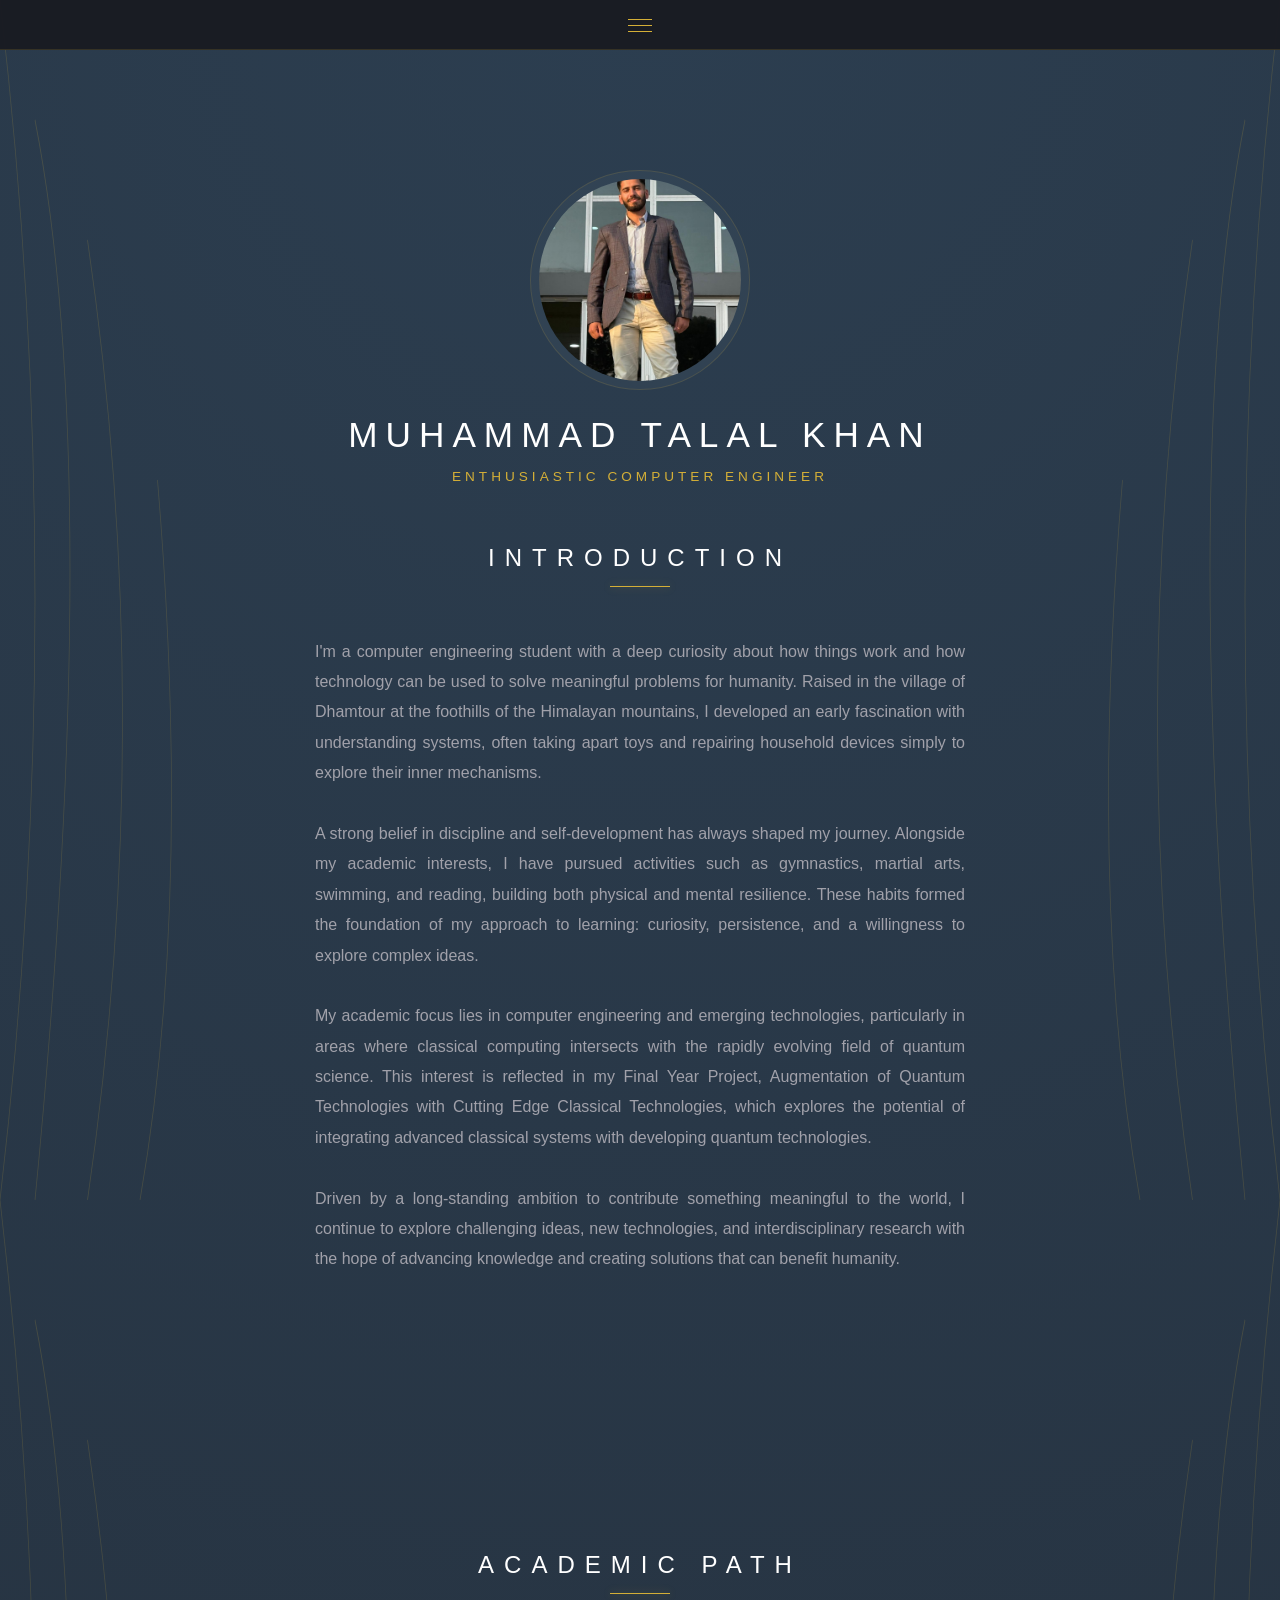
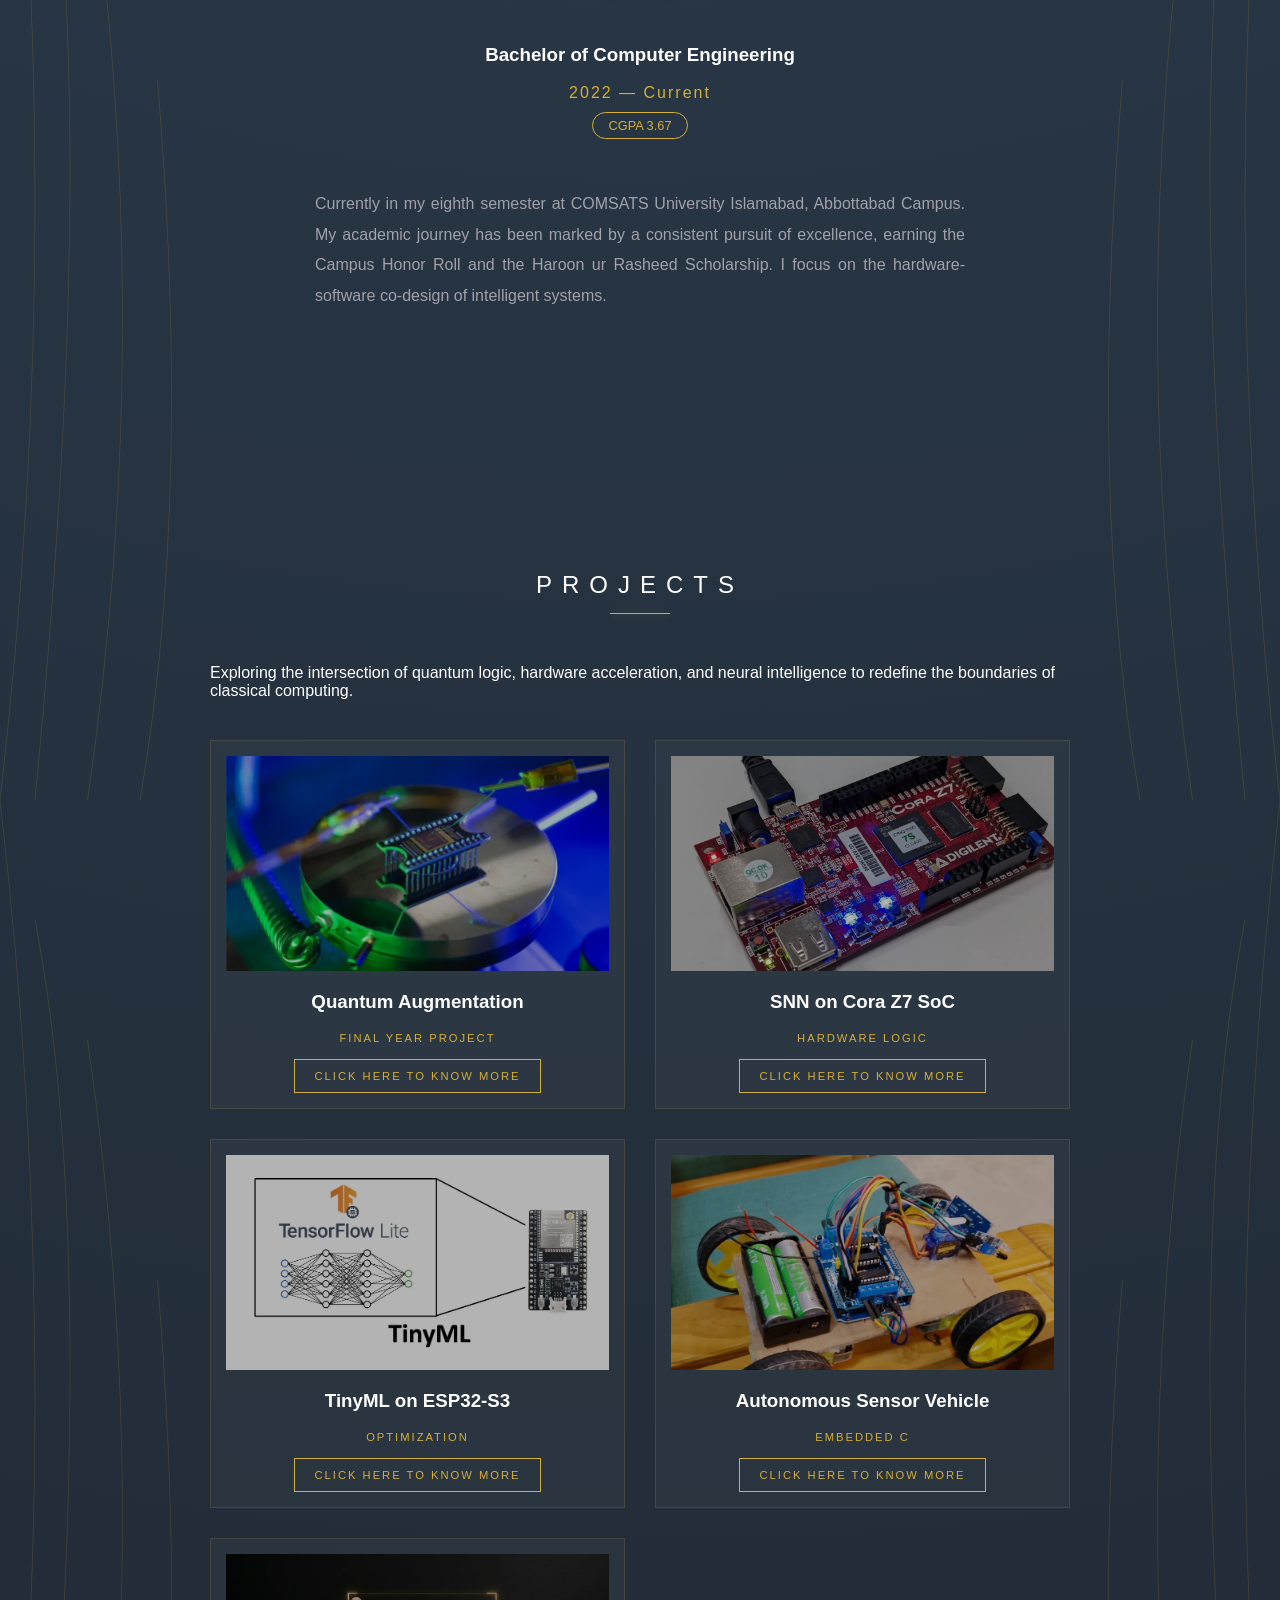
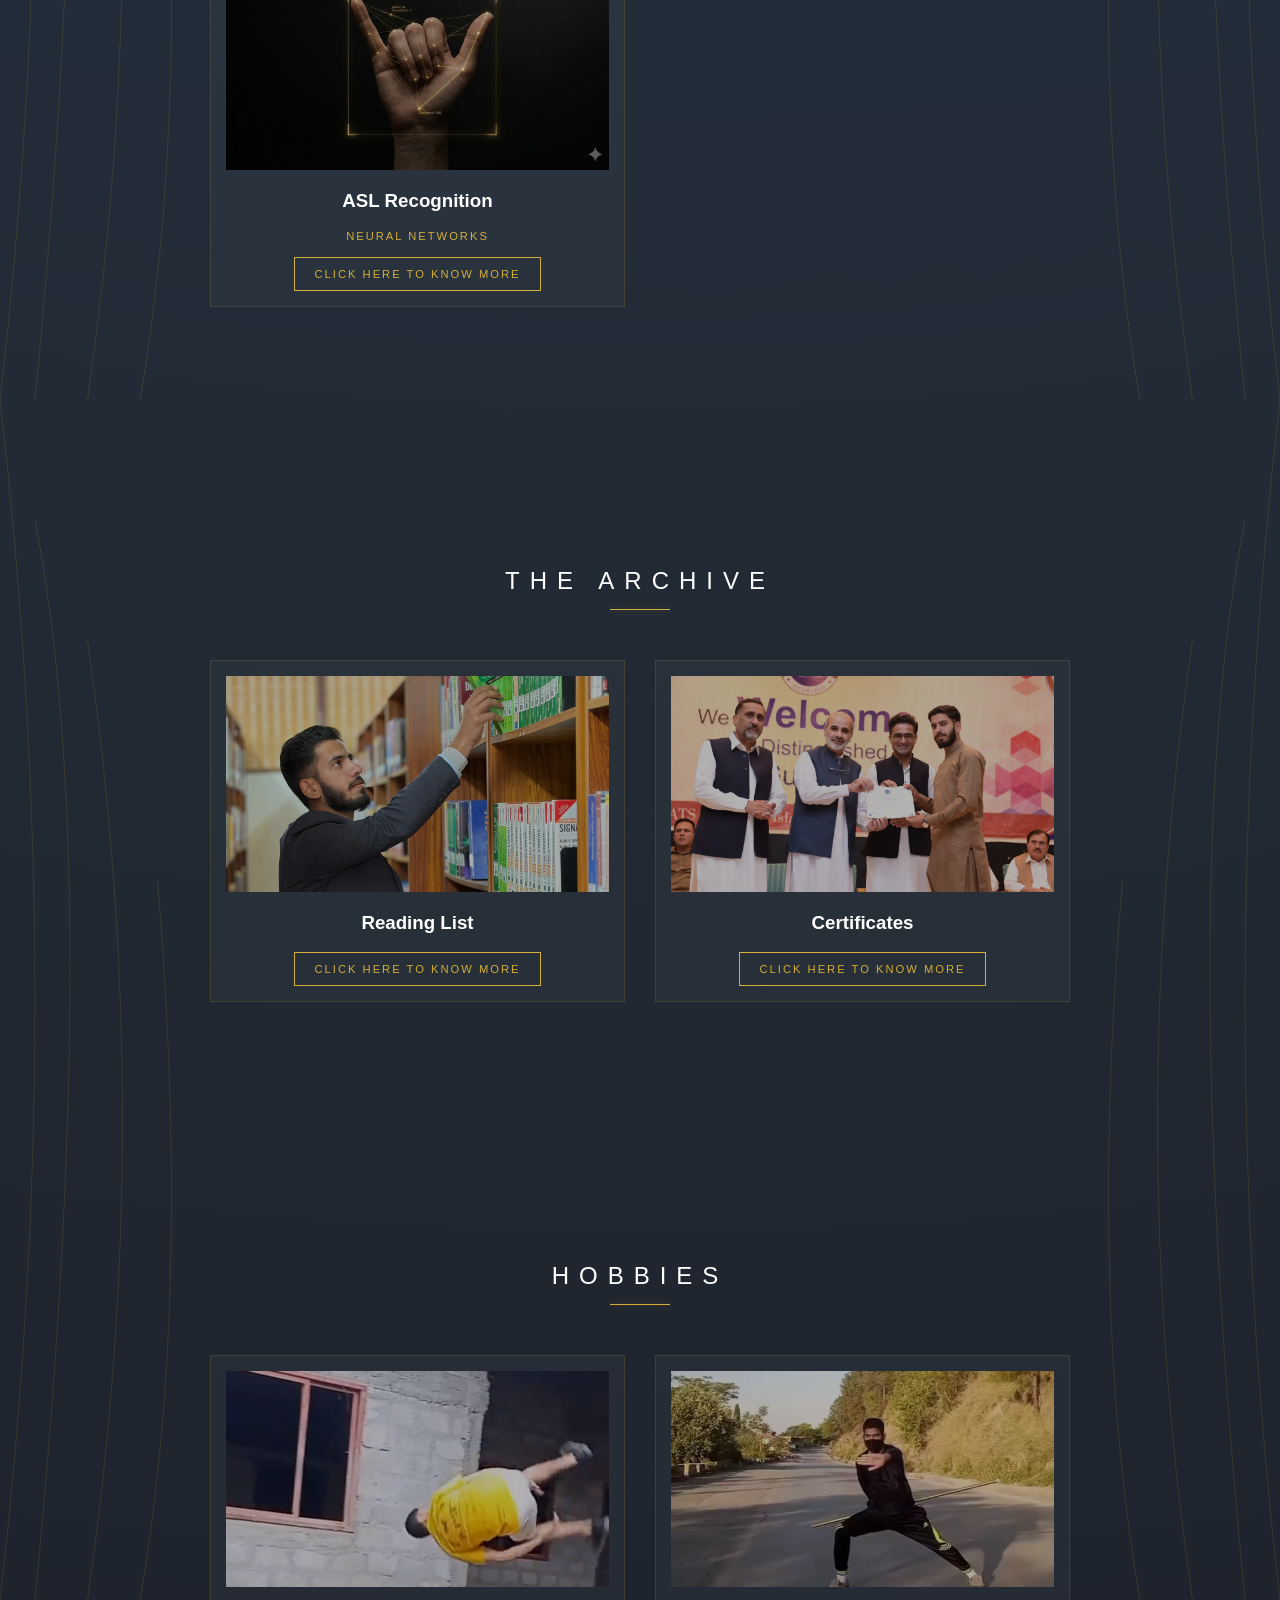
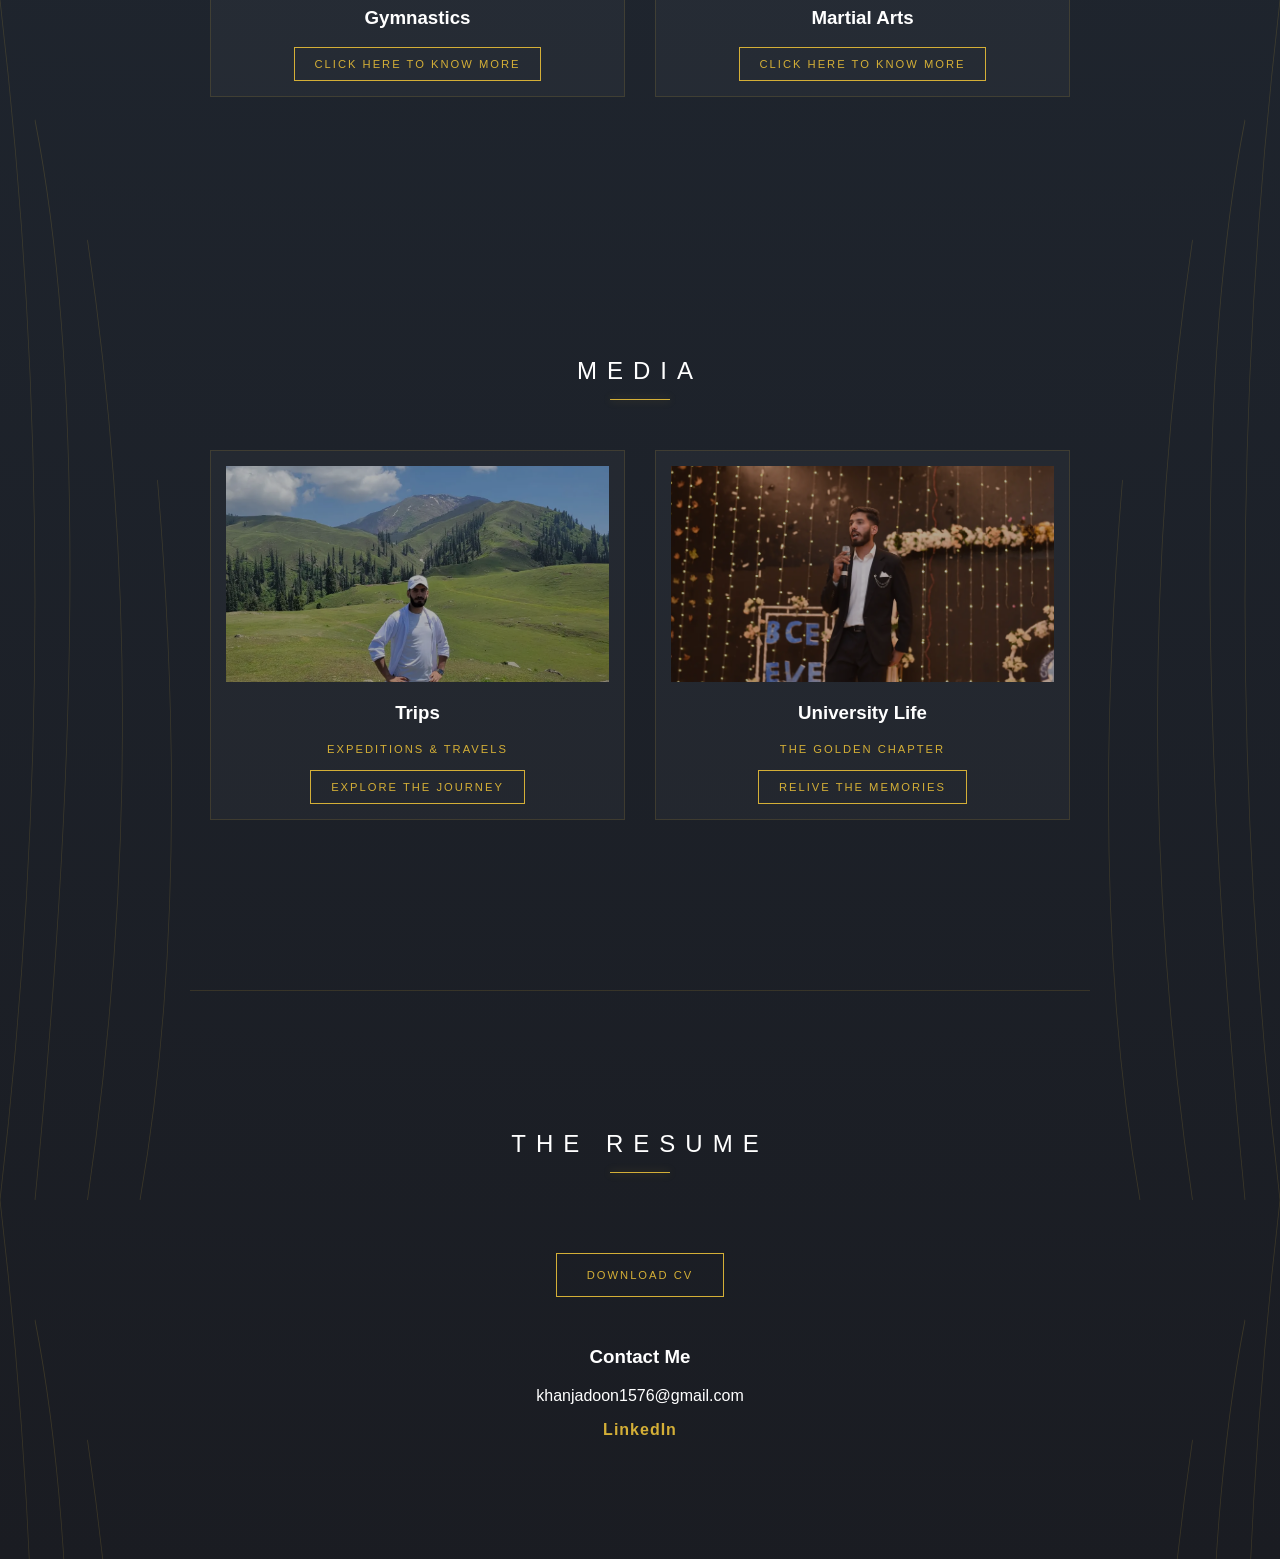
<file: index.html>
<!DOCTYPE html>
<html lang="en">
<head>
    <meta charset="UTF-8">
    <meta name="viewport" content="width=device-width, initial-scale=1.0">
    <title>The Archive | Muhammad Talal Khan</title>
    <link rel="stylesheet" href="./main.css">
</head>
<body>

    <div class="nav-bar-bg"></div>
    <div class="menu-trigger" id="menu-btn">
        <div class="line"></div>
        <div class="line"></div>
        <div class="line"></div>
    </div>

    <nav class="nav-overlay" id="nav-menu">
        <div class="nav-links">
            <a href="#home">Home</a>
            <a href="#academic">Education</a>
            <a href="#projects">Projects</a>
            <a href="#archive">Archive</a>
            <a href="#hobbies">Hobbies</a>
            <a href="#media">Media</a>
            <a href="#contact">Contact</a>
        </div>
    </nav>

    <header id="home" class="section home-content">
        <div class="profile-section">
            <div class="profile-circle">
                <img src="./profile_image.jpeg" alt="Muhammad Talal Khan">
            </div>
        </div>
        
        <h1 class="user-name">Muhammad Talal Khan</h1>
        <p class="tagline">Enthusiastic Computer Engineer</p>

        <section class="intro-section">
            <h2>Introduction</h2>
            <div class="intro-text">
                <p>
                   I'm a computer engineering student with a deep curiosity about how things work and how technology can be used to solve meaningful problems for humanity. Raised in the village of Dhamtour at the foothills of the Himalayan mountains, I developed an early fascination with understanding systems, often taking apart toys and repairing household devices simply to explore their inner mechanisms.<br><br>

A strong belief in discipline and self-development has always shaped my journey. Alongside my academic interests, I have pursued activities such as gymnastics, martial arts, swimming, and reading, building both physical and mental resilience. These habits formed the foundation of my approach to learning: curiosity, persistence, and a willingness to explore complex ideas.<br><br>

My academic focus lies in computer engineering and emerging technologies, particularly in areas where classical computing intersects with the rapidly evolving field of quantum science. This interest is reflected in my Final Year Project, Augmentation of Quantum Technologies with Cutting Edge Classical Technologies, which explores the potential of integrating advanced classical systems with developing quantum technologies.<br><br>

Driven by a long-standing ambition to contribute something meaningful to the world, I continue to explore challenging ideas, new technologies, and interdisciplinary research with the hope of advancing knowledge and creating solutions that can benefit humanity.<br>
            </div>
        </section>
    </header>

    <section id="academic" class="section academic-path">
        <h2>Academic Path</h2>
        <div class="academic-container">
            <h3>Bachelor of Computer Engineering</h3>
            <span class="date-gold">2022 — Current</span>
            <div class="cgpa-badge">CGPA 3.67</div>
            <p class="intro-text">
                Currently in my eighth semester at COMSATS University Islamabad, Abbottabad Campus. My academic journey has been marked by a consistent pursuit of excellence, earning the Campus Honor Roll and the Haroon ur Rasheed Scholarship. I focus on the hardware-software co-design of intelligent systems.
            </p>
        </div>
    </section>

    <section id="projects" class="section">
    <h2>Projects</h2>
    <p class="section-intro">Exploring the intersection of quantum logic, hardware acceleration, and neural intelligence to redefine the boundaries of classical computing.</p>
    
    <div class="grid-container">
        <div class="portal-card" id="quantum">
            <div class="card-image"><img src="./quantum.webp" alt="FYP"></div>
            <div class="card-info">
                <h3>Quantum Augmentation</h3>
                <p class="tech-stack">Final Year Project</p>
                <a href="./Quantum_aufmentation.html" class="btn-portal">Click Here To Know More</a>
            </div>
        </div>

        <div class="portal-card" id="coraz7">
            <div class="card-image"><img src="./cora z7.webp" alt="SNN"></div>
            <div class="card-info">
                <h3>SNN on Cora Z7 SoC</h3>
                <p class="tech-stack">Hardware Logic</p>
                <a href="./coraz7.html" class="btn-portal">Click Here To Know More</a>
            </div>
        </div>

        <div class="portal-card" id="tinyml">
            <div class="card-image"><img src="./tinyml.webp" alt="TinyML"></div>
            <div class="card-info">
                <h3>TinyML on ESP32-S3</h3>
                <p class="tech-stack">Optimization</p>
                <a href="./tinyml.html" class="btn-portal">Click Here To Know More</a>
            </div>
        </div>

        <div class="portal-card" id="robotics">
            <div class="card-image"><img src="./rebotics.webp" alt="Vehicle"></div>
            <div class="card-info">
                <h3>Autonomous Sensor Vehicle</h3>
                <p class="tech-stack">Embedded C</p>
                <a href="./rebotic.html" class="btn-portal">Click Here To Know More</a>
            </div>
        </div>

        <div class="portal-card" id="asl">
            <div class="card-image"><img src="./ASL.webp" alt="ASL"></div>
            <div class="card-info">
                <h3>ASL Recognition</h3>
                <p class="tech-stack">Neural Networks</p>
                <a href="./ASL.html" class="btn-portal">Click Here To Know More</a>
            </div>
        </div>
        
    </div>
</section>

    <section id="archive" class="section">
        <h2>The Archive</h2>
        <div class="grid-container archive-grid">
            <div class="portal-card large" id="books">
                <div class="card-image"><img src="./Reading list.webp" alt="Books"></div>
                <div class="card-info">
                    <h3>Reading List</h3>
                    <a href="./codeforbooks.html" class="btn-portal">Click Here To Know More</a>
                </div>
            </div>
            <div class="portal-card large" id="certificates">
                <div class="card-image"><img src="./certificates.webp" alt="Credentials"></div>
                <div class="card-info">
                    <h3>Certificates</h3>
                    <a href="./codeforcertificates.html" class="btn-portal">Click Here To Know More</a>
                </div>
            </div>
        </div>
    </section>

    <section id="hobbies" class="section">
        <h2>Hobbies</h2>
        <div class="grid-container">
            <div class="portal-card">
                <div class="card-image"><img src="./gymnastics.webp" alt="Gymnastics"></div>
                <div class="card-info">
                    <h3>Gymnastics</h3>
                    <a href="./gym.html" class="btn-portal">Click Here To Know More</a>
                </div>
            </div>
            <div class="portal-card">
                <div class="card-image"><img src="./marshal art.webp" alt="Martial Arts"></div>
                <div class="card-info">
                    <h3>Martial Arts</h3>
                    <a href="./marshalart.html" class="btn-portal">Click Here To Know More</a>
                </div>
            </div>
        </div>
    </section>

    <section id="media" class="section">
        <h2>Media</h2>
        <div class="grid-container">
        <div class="portal-card">
            <div class="card-image">
                <img src="./trip.webp" alt="Trips">
            </div>
            <div class="card-info">
                <h3>Trips</h3>
                <p class="tech-stack">Expeditions & Travels</p>
                <a href="./trip.html" class="btn-portal">Explore the Journey</a>
            </div>
        </div>

        <div class="portal-card">
            <div class="card-image">
                <img src="./uni_life.webp" alt="University Life">
            </div>
            <div class="card-info">
                <h3>University Life</h3>
                <p class="tech-stack">The Golden Chapter</p>
                <a href="./uni_life.html" class="btn-portal">Relive the Memories</a>
            </div>
            </div>
        </div>
    </section>

    <footer id="contact" class="section footer">
        <h2>The Resume</h2>
        <a href="./Muhammad Talal Khan. CV.pdf" class="btn-portal download-btn">Download CV</a>
        <div class="contact-links">
            <h3>Contact Me</h3>
            <p>khanjadoon1576@gmail.com</p>
            <a href="https://www.linkedin.com/in/khan-jadoon-7485b63a6/" target="_blank" style="color: #d4af37; text-decoration: none; font-weight: 600; letter-spacing: 1px;">LinkedIn</a>

            
        </div>
    </footer>

    <script src="./main.js"></script>
</body>

</html>
</file>
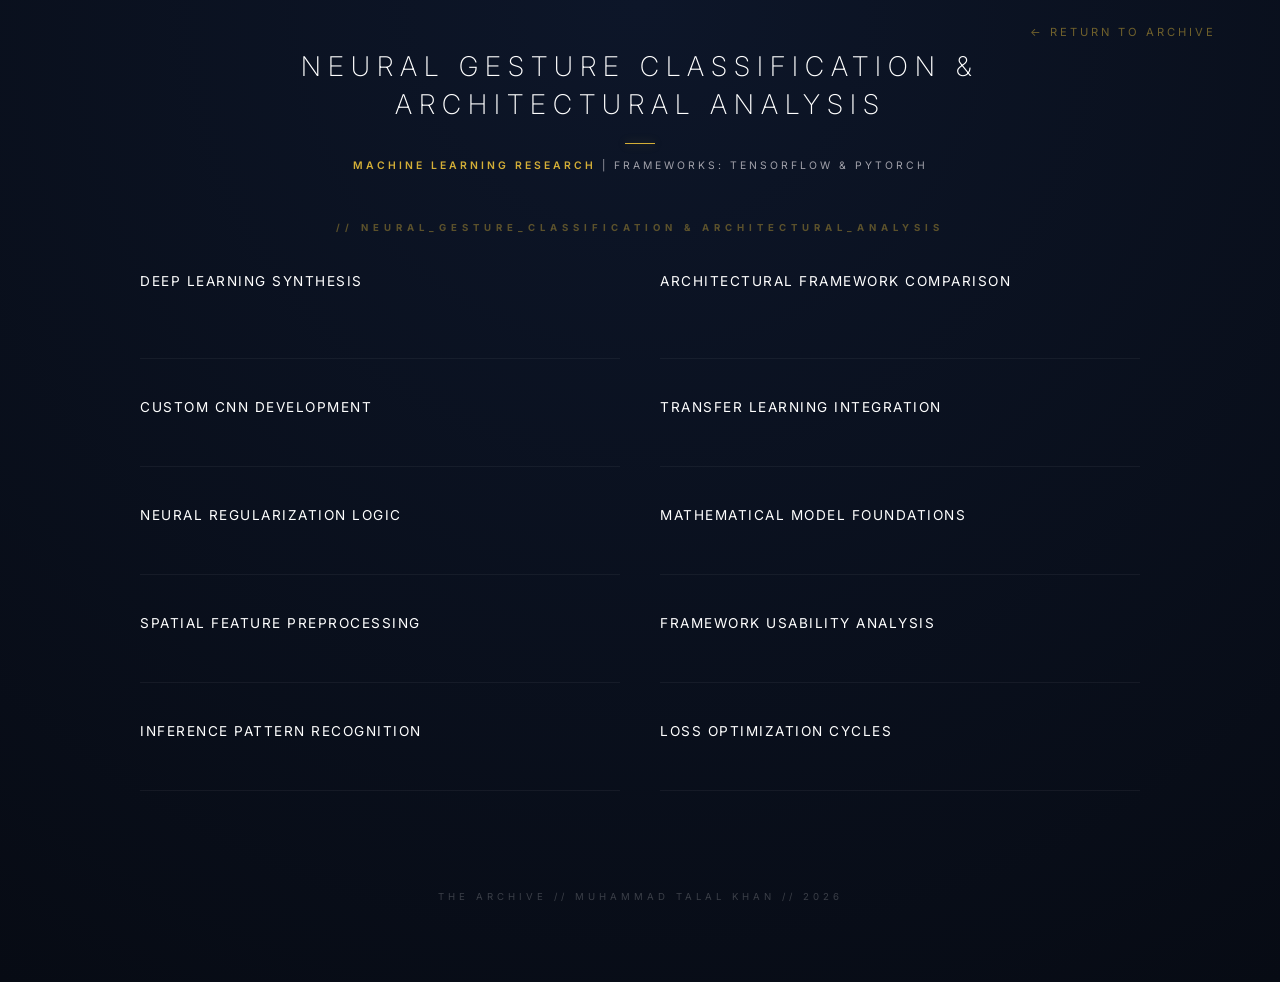
<file: ASL.html>
<!DOCTYPE html>
<html lang="en">
<head>
    <meta charset="UTF-8">
    <meta name="viewport" content="width=device-width, initial-scale=1.0">
    <title>Sign Language Recognition | Research Archive</title>
    <link rel="stylesheet" href="./ASL.css">
    <link href="https://fonts.googleapis.com/css2?family=Inter:wght@200;400;600&display=swap" rel="stylesheet">
</head>
<body>

    <a href="./index.html#projects" class="back-link">← Return to Archive</a>

    <main class="project-page">
        

        <div class="header-container">
            <div class="title-wrapper">
                <h1 class="detail-title">Neural Gesture Classification & <br> Architectural Analysis</h1>
                <div class="title-accent"></div>
            </div>
            <div class="status-bar">
                <span class="status-badge">MACHINE LEARNING RESEARCH</span>
                <span class="status-divider">|</span>
                <span class="status-value">FRAMEWORKS: TENSORFLOW & PYTORCH</span>
            </div>
        </div>

        <section class="tech-grid-container">
            <h2 class="section-tag">// NEURAL_GESTURE_CLASSIFICATION & ARCHITECTURAL_ANALYSIS</h2>
            
            <div class="tech-grid">
                <div class="grid-item">
                    <span class="item-title">Deep Learning Synthesis</span>
                    <p class="item-detail">Observed the implementation of an image classification system designed to recognize American Sign Language (ASL) gestures through neural logic[cite: 24].</p>
                </div>
                <div class="grid-item">
                    <span class="item-title">Architectural Framework Comparison</span>
                    <p class="item-detail">Explored the performance variance between a custom Convolutional Neural Network (CNN) in TensorFlow and a pretrained ResNet architecture in PyTorch[cite: 25, 29].</p>
                </div>
                <div class="grid-item">
                    <span class="item-title">Custom CNN Development</span>
                    <p class="item-detail">Studied a layered architecture featuring three primary Convolutional stages (32, 64, and 128 filters) for hierarchical feature extraction[cite: 59, 61, 63].</p>
                </div>
                <div class="grid-item">
                    <span class="item-title">Transfer Learning Integration</span>
                    <p class="item-detail">Investigated the efficiency of fine-tuning a ResNet18 model, leveraging weight initialization from millions of ImageNet samples to enhance detection[cite: 94, 215].</p>
                </div>
                <div class="grid-item">
                    <span class="item-title">Neural Regularization Logic</span>
                    <p class="item-detail">Monitored the effect of Dropout layers (0.5 and 0.25) in preventing overfitting during the training of high-density neural parameters[cite: 65, 161].</p>
                </div>
                <div class="grid-item">
                    <span class="item-title">Mathematical Model Foundations</span>
                    <p class="item-detail">Worked with ReLU activation functions and Softmax layers to translate neural spikes into probabilistic class outputs[cite: 50, 165].</p>
                </div>
                <div class="grid-item">
                    <span class="item-title">Spatial Feature Preprocessing</span>
                    <p class="item-detail">Followed the journey of visual data as it was normalized to a [0, 1] range and resized to 64x64 for computational efficiency[cite: 55, 129].</p>
                </div>
                <div class="grid-item">
                    <span class="item-title">Framework Usability Analysis</span>
                    <p class="item-detail">Evaluated the trade-offs in usability and flexibility between the TensorFlow/Keras and PyTorch deep learning ecosystems[cite: 34, 98].</p>
                </div>
                <div class="grid-item">
                    <span class="item-title">Inference Pattern Recognition</span>
                    <p class="item-detail">Observed the real-time translation of static hand gestures into textual identifiers, achieving a validation accuracy peak of 100% on ResNet18[cite: 48, 89].</p>
                </div>
                <div class="grid-item">
                    <span class="item-title">Loss Optimization Cycles</span>
                    <p class="item-detail">Studied the convergence behaviors of the Adam optimizer with a learning rate of 0.001 across multiple training epochs[cite: 71, 168].</p>
                </div>
            </div>
        </section>
    </main>

    <footer class="footer">
        THE ARCHIVE // MUHAMMAD TALAL KHAN // 2026
    </footer>

</body>
</html>
</file>
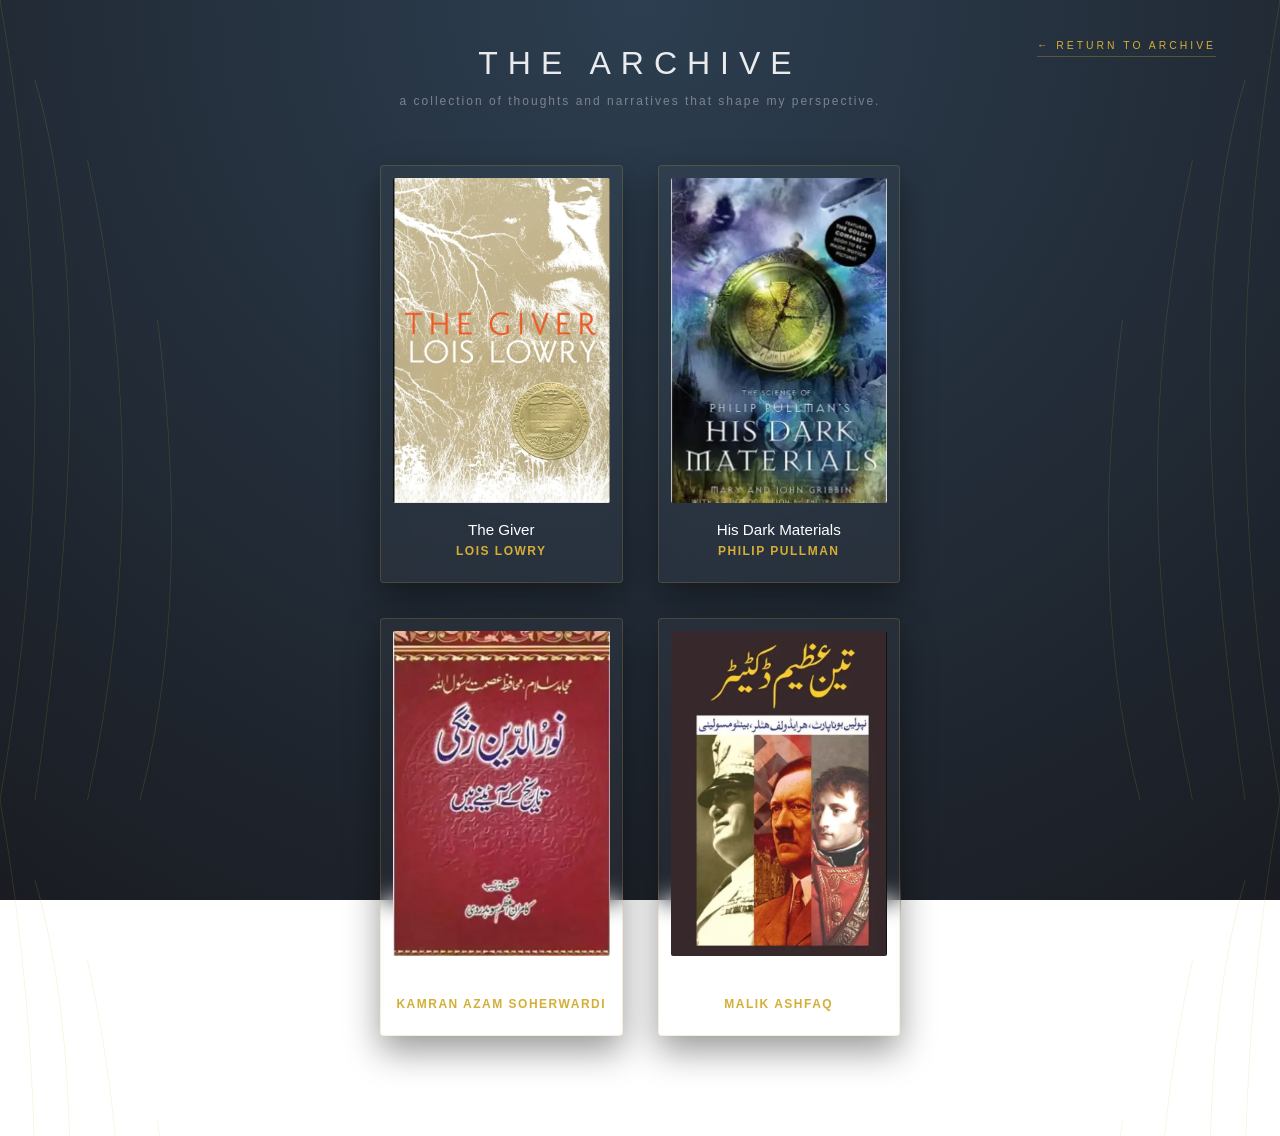
<file: codeforbooks.html>
<!DOCTYPE html>
<html lang="en">
<head>
    <meta charset="UTF-8">
    <meta name="viewport" content="width=device-width, initial-scale=1.0">
    <title>Curated Library</title>
    <link rel="stylesheet" href="./book.css">
</head>
<body>
    <a href="./index.html#archive" class="back-link">← Return to Archive</a>
    <header>
        <h1>The Archive</h1>
        <p>A collection of thoughts and narratives that shape my perspective.</p>
    </header>

    <main class="book-grid" id="book-gallery">
        <div class="book-card">
            <div class="book-image">
                <img src="./the giver.webp" alt="Book Cover">
            </div>
            <div class="book-info">
                <h3>The Giver</h3>
                <p>Lois Lowry</p>
                <div class="book-description">
                    A profound reflection on the necessity of pain and memory in the human experience, 
                    reminding me that a world without color or choice is a world without a soul.
                </div>
            </div>
        </div>

        <div class="book-card">
            <div class="book-image">
                <img src="./his dark materials.webp" alt="Book Cover">
            </div>
            <div class="book-info">
                <h3>His Dark Materials</h3>
                <p>Philip Pullman</p>
                <div class="book-description">
                    An atmospheric journey through parallel worlds that captures the 
                    delicate balance between scientific inquiry and the mystery of the human spirit.
                </div>
            </div>
        </div>

        <div class="book-card">
            <div class="book-image">
                <img src="./noor ud din zangi.webp" alt="Book Cover">
            </div>
            <div class="book-info">
                <h3>Nur ad-Din Zangi</h3>
                <p>Kamran Azam Soherwardi</p>
                <div class="book-description">
                     An immersive journey into a pivotal era, 
                     capturing the silent strength and spiritual depth of a figure who redefined the meaning of duty.
                </div>
            </div>
        </div>

        <div class="book-card">
            <div class="book-image">
                <img src="./3 azeem dictators.webp" alt="Book Cover">
            </div>
            <div class="book-info">
                <h3>Teen Azeem Dictator</h3>
                <p>Malik Ashfaq</p>
                <div class="book-description">
                      A compelling analysis of power and its consequences, examining how three 
                      distinct figures altered the course of history through sheer force of will.
                 </div>
            </div>
        </div>
    </main>

    <script src="./book.js"></script>
</body>
</html>
</file>
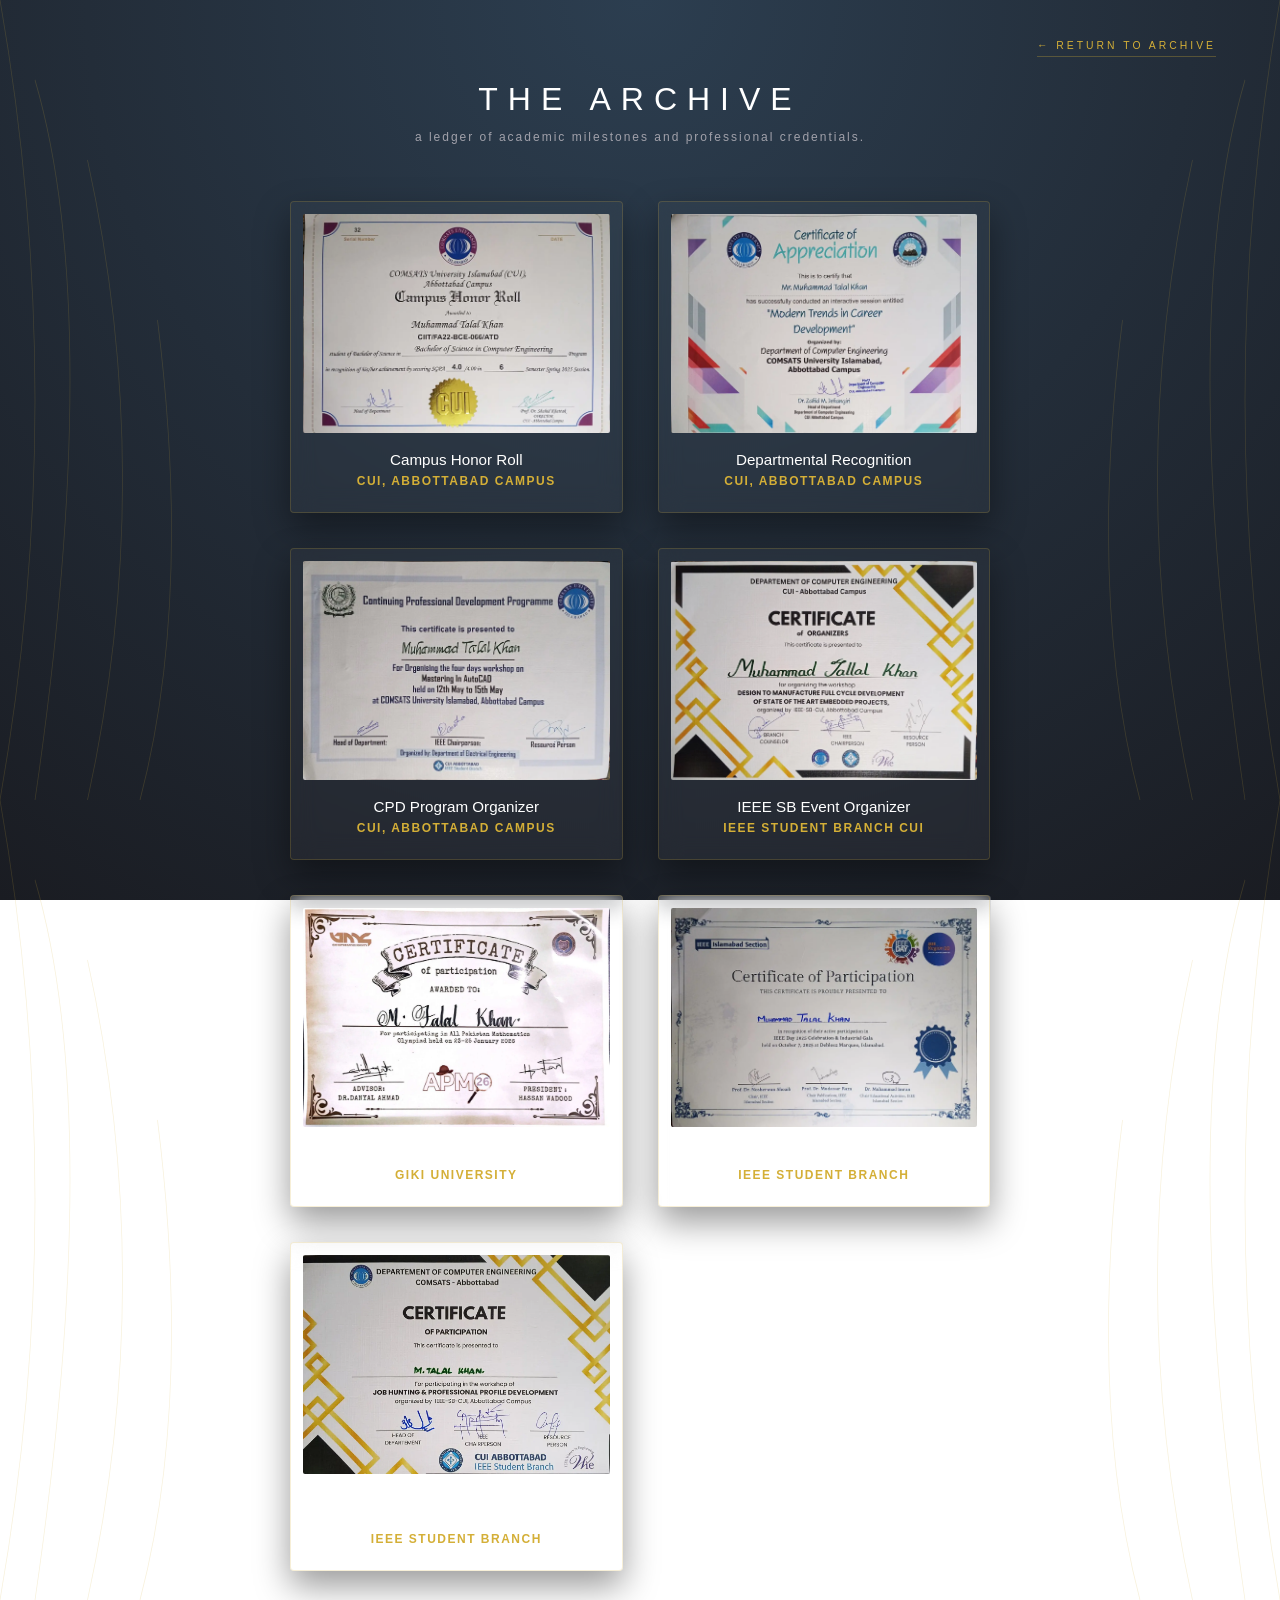
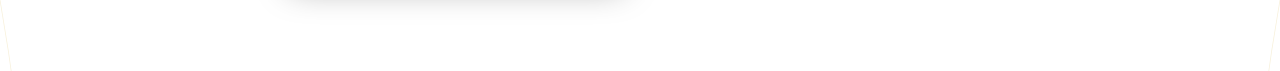
<file: codeforcertificates.html>
<!DOCTYPE html>
<html lang="en">
<head>
    <meta charset="UTF-8">
    <meta name="viewport" content="width=device-width, initial-scale=1.0">
    <title>The Archive | Credentials</title>
    <link rel="stylesheet" href="./certi.css">
</head>
<body>
    <a href="./index.html#archive" class="back-link">← Return to Archive</a>
    <header>
        <h1>The Archive</h1>
        <p>A ledger of academic milestones and professional credentials.</p>
    </header>

    <main class="book-grid" id="cert-gallery">
        <div class="book-card cert-card">
            <div class="book-image">
                <img src="./1st_certificate.webp" alt="Campus Honor Roll">
            </div>
            <div class="book-info">
                <h3>Campus Honor Roll</h3>
                <p>CUI, Abbottabad Campus</p>
                <div class="book-description">
                    Awarded twice for maintaining exceptional academic standing and appearing on the Director's Honor List.
                </div>
            </div>
        </div>

        <div class="book-card cert-card">
            <div class="book-image">
                <img src="./2nd.webp" alt="Departmental Event">
            </div>
            <div class="book-info">
                <h3>Departmental Recognition</h3>
                <p>CUI, Abbottabad Campus</p>
                <div class="book-description">
                    Awarded for organizing the campus workshop "Modern Trends in Career Development" in collaboration with the Department of Computer Engineering.
                </div>
            </div>
            </div>
        </div>

        <div class="book-card cert-card">
            <div class="book-image">
                <img src="./3rd.webp" alt="IEEE Leadership">
            </div>
            <div class="book-info">
                <h3>CPD Program Organizer</h3>
                <p>CUI, Abbottabad Campus</p>
                <div class="book-description">
                    Recognized for the successful organization of the three-day workshop "Mastering in AutoCAD" under the Continuing Professional Development (CPD) Program.
                </div>
            </div>
        </div>
        <div class="book-card cert-card">
            <div class="book-image">
                <img src="./4th.webp" alt="IEEE Leadership">
            </div>
            <div class="book-info">
                <h3>IEEE SB Event Organizer</h3>
                <p>IEEE Student Branch CUI</p>
                <div class="book-description">
                    Organized the "Design To Manufacture Full Cycle Development Of State Of The Art Embedded Project" event to bridge the gap between academic learning and professional industry standards.
                </div>
                </div>
            </div>
        </div>

        <div class="book-card cert-card">
            <div class="book-image">
                <img src="./5th.webp" alt="IEEE Leadership">
            </div>
            <div class="book-info">
                <h3>National Mathematics Olympiad</h3>
                <p>GIKI University</p>
                <div class="book-description">
                    Participant in the All Pakistan Mathematics Olympiad 2026, competing among the nation’s top analytical minds in high-level problem solving.
                </div>
            </div>  
        </div>

        <div class="book-card cert-card">
            <div class="book-image">
                <img src="./6th.webp" alt="Campus Honor Roll">
            </div>
            <div class="book-info">
                <h3>IEEE Day Celebration</h3>
                <p>IEEE Student Branch</p>
                <div class="book-description">
                    Commemorated the 2025 global IEEE Day, engaging in technical workshops and networking sessions to celebrate the spirit of engineering innovation.
                </div>
            </div>
        </div>

        <div class="book-card cert-card">
            <div class="book-image">
                <img src="./7th.webp" alt="Campus Honor Roll">
            </div>
            <div class="book-info">
                <h3>Job Hunting And Professional Profile Development</h3>
                <p>IEEE Student Branch</p>
                <div class="book-description">
                    Participated In An Intensive Career Strategy Workshop Focused On Optimizing Professional Profiles And Navigating Modern Engineering Recruitment Pipelines.
                </div>
            </div>
        </div>
    </main>

    <script src="./certi.js"></script>
</body>
</html>
</file>
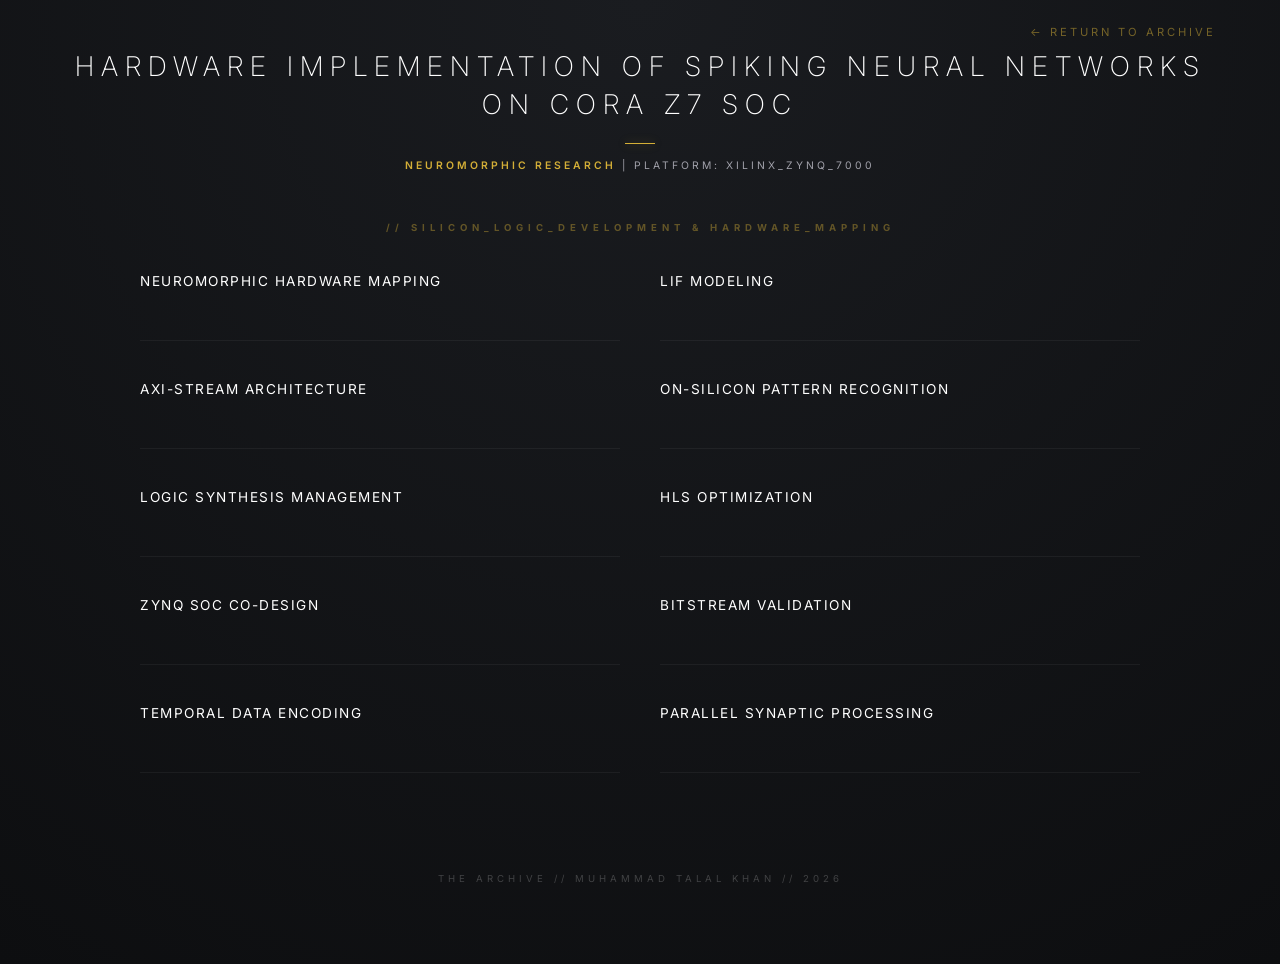
<file: coraz7.html>
<!DOCTYPE html>
<html lang="en">
<head>
    <meta charset="UTF-8">
    <meta name="viewport" content="width=device-width, initial-scale=1.0">
    <title>SNN Hardware Implementation | Research Archive</title>
    <link rel="stylesheet" href="./coraz7.css">
    <link href="https://fonts.googleapis.com/css2?family=Inter:wght@200;400;600&display=swap" rel="stylesheet">
</head>
<body>

    <a href="./index.html#projects" class="back-link">← Return to Archive</a>

    <main class="project-page">
        

        <div class="header-container">
            <div class="title-wrapper">
                <h1 class="detail-title">Hardware Implementation of Spiking Neural Networks <br> on Cora Z7 SoC</h1>
                <div class="title-accent"></div>
            </div>
            <div class="status-bar">
                <span class="status-badge">NEUROMORPHIC RESEARCH</span>
                <span class="status-divider">|</span>
                <span class="status-value">PLATFORM: XILINX_ZYNQ_7000</span>
            </div>
        </div>

        <section class="tech-grid-container">
            <h2 class="section-tag">// SILICON_LOGIC_DEVELOPMENT & HARDWARE_MAPPING</h2>
            
            <div class="tech-grid">
                <div class="grid-item">
                    <span class="item-title">Neuromorphic Hardware Mapping</span>
                    <p class="item-detail">Observed the translation of biological neuron models into digital logic gates for real-time execution.</p>
                </div>
                <div class="grid-item">
                    <span class="item-title">LIF Modeling</span>
                    <p class="item-detail">Studied resource-efficient mathematical approximations of spiking neuron dynamics on silicon.</p>
                </div>
                <div class="grid-item">
                    <span class="item-title">AXI-Stream Architecture</span>
                    <p class="item-detail">Investigated high-speed data pipelines for seamless communication between the PS and PL fabric.</p>
                </div>
                <div class="grid-item">
                    <span class="item-title">On-Silicon Pattern Recognition</span>
                    <p class="item-detail">Monitored low-latency systems for detecting temporal data sequences directly on the hardware.</p>
                </div>
                <div class="grid-item">
                    <span class="item-title">Logic Synthesis Management</span>
                    <p class="item-detail">Explored industry-standard flows to transform RTL and high-level descriptions into functional bitstreams.</p>
                </div>
                <div class="grid-item">
                    <span class="item-title">HLS Optimization</span>
                    <p class="item-detail">Worked with algorithmic descriptions to streamline their transition into optimized hardware structures.</p>
                </div>
                <div class="grid-item">
                    <span class="item-title">Zynq SoC Co-Design</span>
                    <p class="item-detail">Observed the synergy between dual-core ARM processors and FPGA fabric for hybrid system control.</p>
                </div>
                <div class="grid-item">
                    <span class="item-title">Bitstream Validation</span>
                    <p class="item-detail">Utilized toolchains to synthesize and verify hardware performance under real-world workloads.</p>
                </div>
                <div class="grid-item">
                    <span class="item-title">Temporal Data Encoding</span>
                    <p class="item-detail">Followed the journey of continuous signals as they were transformed into discrete spike trains.</p>
                </div>
                <div class="grid-item">
                    <span class="item-title">Parallel Synaptic Processing</span>
                    <p class="item-detail">Investigated hardware structures that allow multiple neural connections to update simultaneously.</p>
                </div>
            </div>
        </section>
    </main>

    <footer class="footer">
        THE ARCHIVE // MUHAMMAD TALAL KHAN // 2026
    </footer>

</body>
</html>
</file>
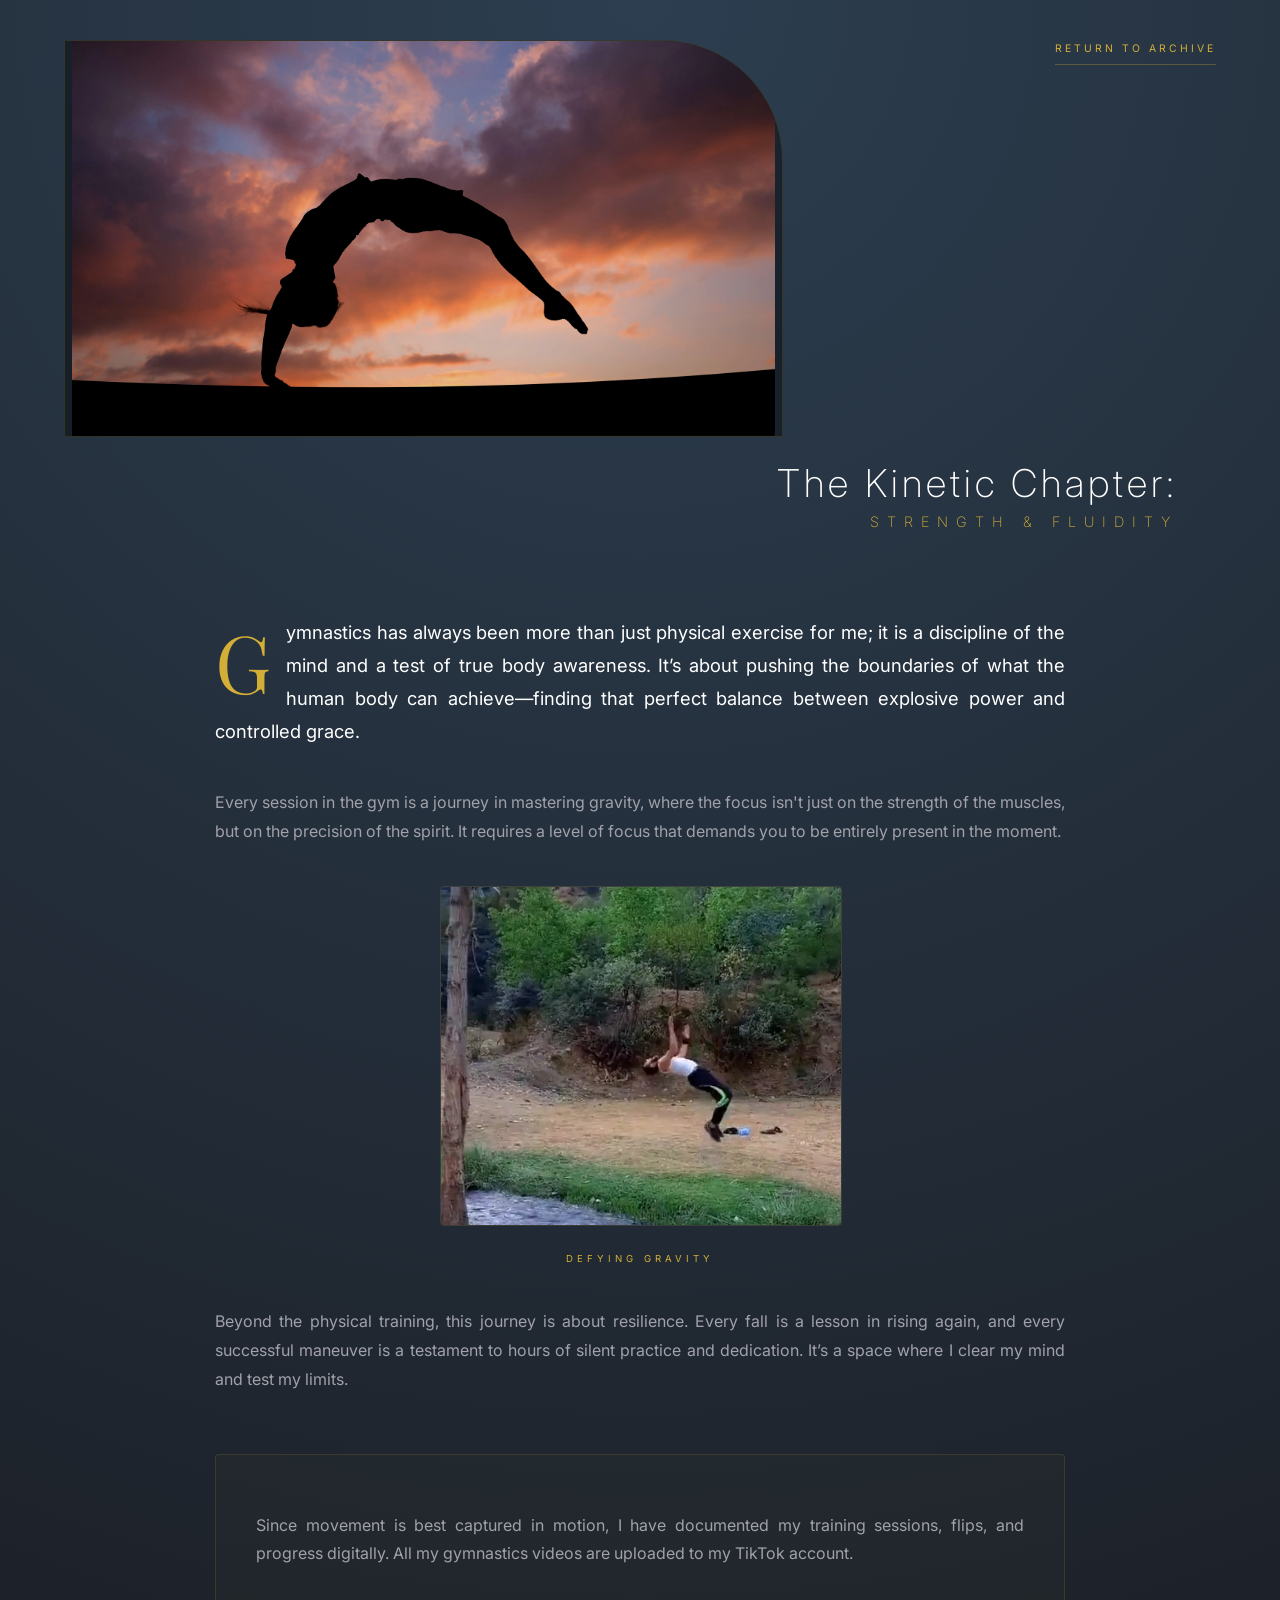
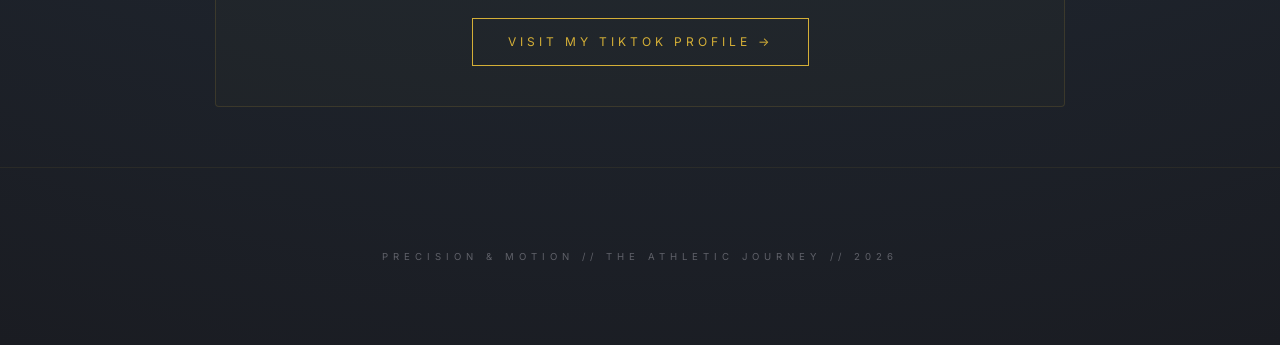
<file: gym.html>
<!DOCTYPE html>
<html lang="en">
<head>
    <meta charset="UTF-8">
    <meta name="viewport" content="width=device-width, initial-scale=1.0">
    <title>The Kinetic Chapter | Gymnastics Archive</title>
    <link rel="stylesheet" href="./gym.css">
    <link href="https://fonts.googleapis.com/css2?family=Inter:wght@200;300;400;600&family=Playfair+Display:ital@1&display=swap" rel="stylesheet">
</head>
<body>

    <a href="./index.html#hobbies" class="back-link">Return to Archive</a>

    <main class="uni-page">
        <div class="header-visual">
            <div class="leaf-image-container">
                <img src="./main.webp" alt="Gymnastics Hero">
            </div>
            <h1 class="main-title">The Kinetic Chapter: <br> <span>Strength & Fluidity</span></h1>
        </div>

        <section class="narrative-container">
            <p class="intro-text">
                <span class="drop-cap">G</span>ymnastics has always been more than just physical exercise for me; it is a discipline of the mind and a test of true body awareness. It’s about pushing the boundaries of what the human body can achieve—finding that perfect balance between explosive power and controlled grace.
            </p>
            
            <p class="narrative-p">
                Every session in the gym is a journey in mastering gravity, where the focus isn't just on the strength of the muscles, but on the precision of the spirit. It requires a level of focus that demands you to be entirely present in the moment.
            </p>

            <div class="inner-circle-wrap">
                <img src="./a.webp" alt="Gymnastics Training" class="friends-photo">
                <p class="caption">Defying Gravity</p>
            </div>

            <p class="narrative-p">
                Beyond the physical training, this journey is about resilience. Every fall is a lesson in rising again, and every successful maneuver is a testament to hours of silent practice and dedication. It’s a space where I clear my mind and test my limits.
            </p>

            <div class="social-cta">
                <p class="narrative-p">
                    Since movement is best captured in motion, I have documented my training sessions, flips, and progress digitally. All my gymnastics videos are uploaded to my TikTok account.
                </p>
                <a href="https://www.tiktok.com/@jadoontalalkhan?_r=1&_t=ZS-94UvqFhyeOq" target="_blank" class="tiktok-btn">Visit my TikTok Profile →</a>
            </div>
        </section>
    </main>

    <footer class="footer">
        PRECISION & MOTION // THE ATHLETIC JOURNEY // 2026
    </footer>

</body>
</html>
</file>
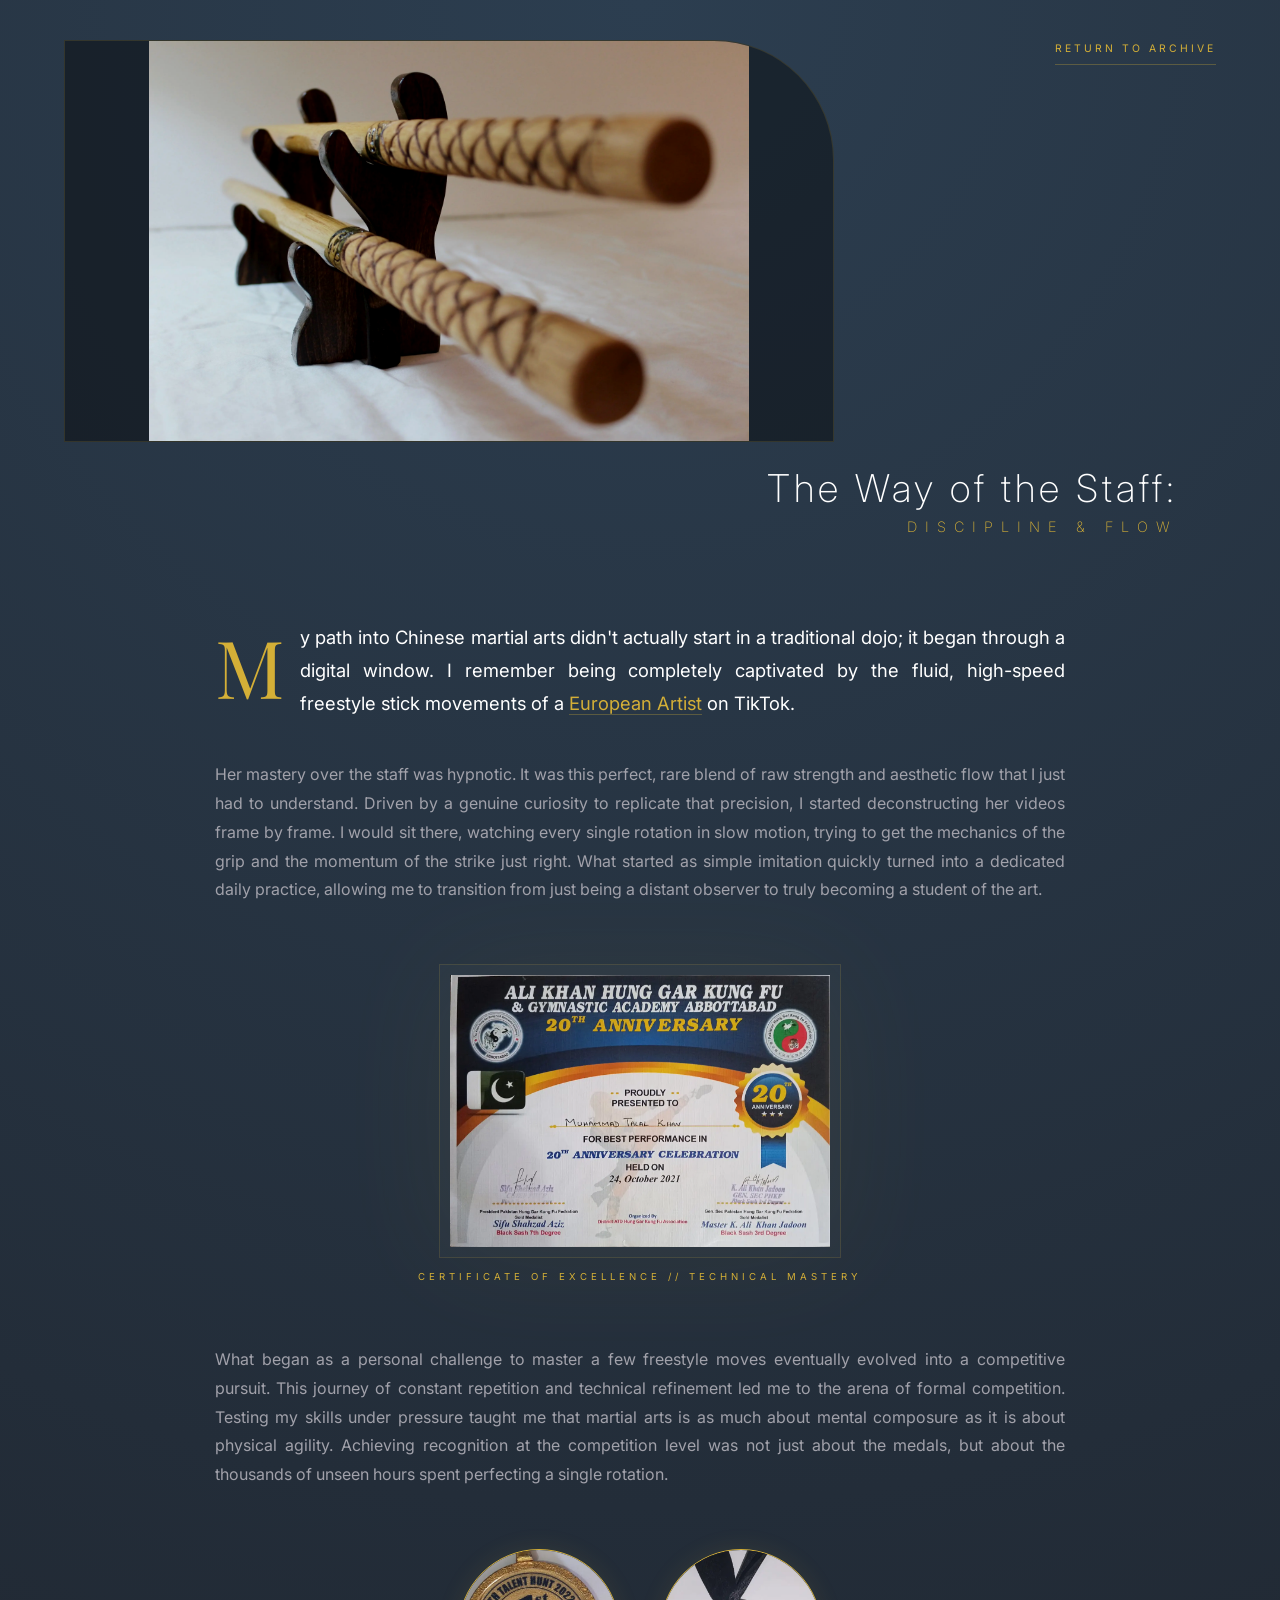
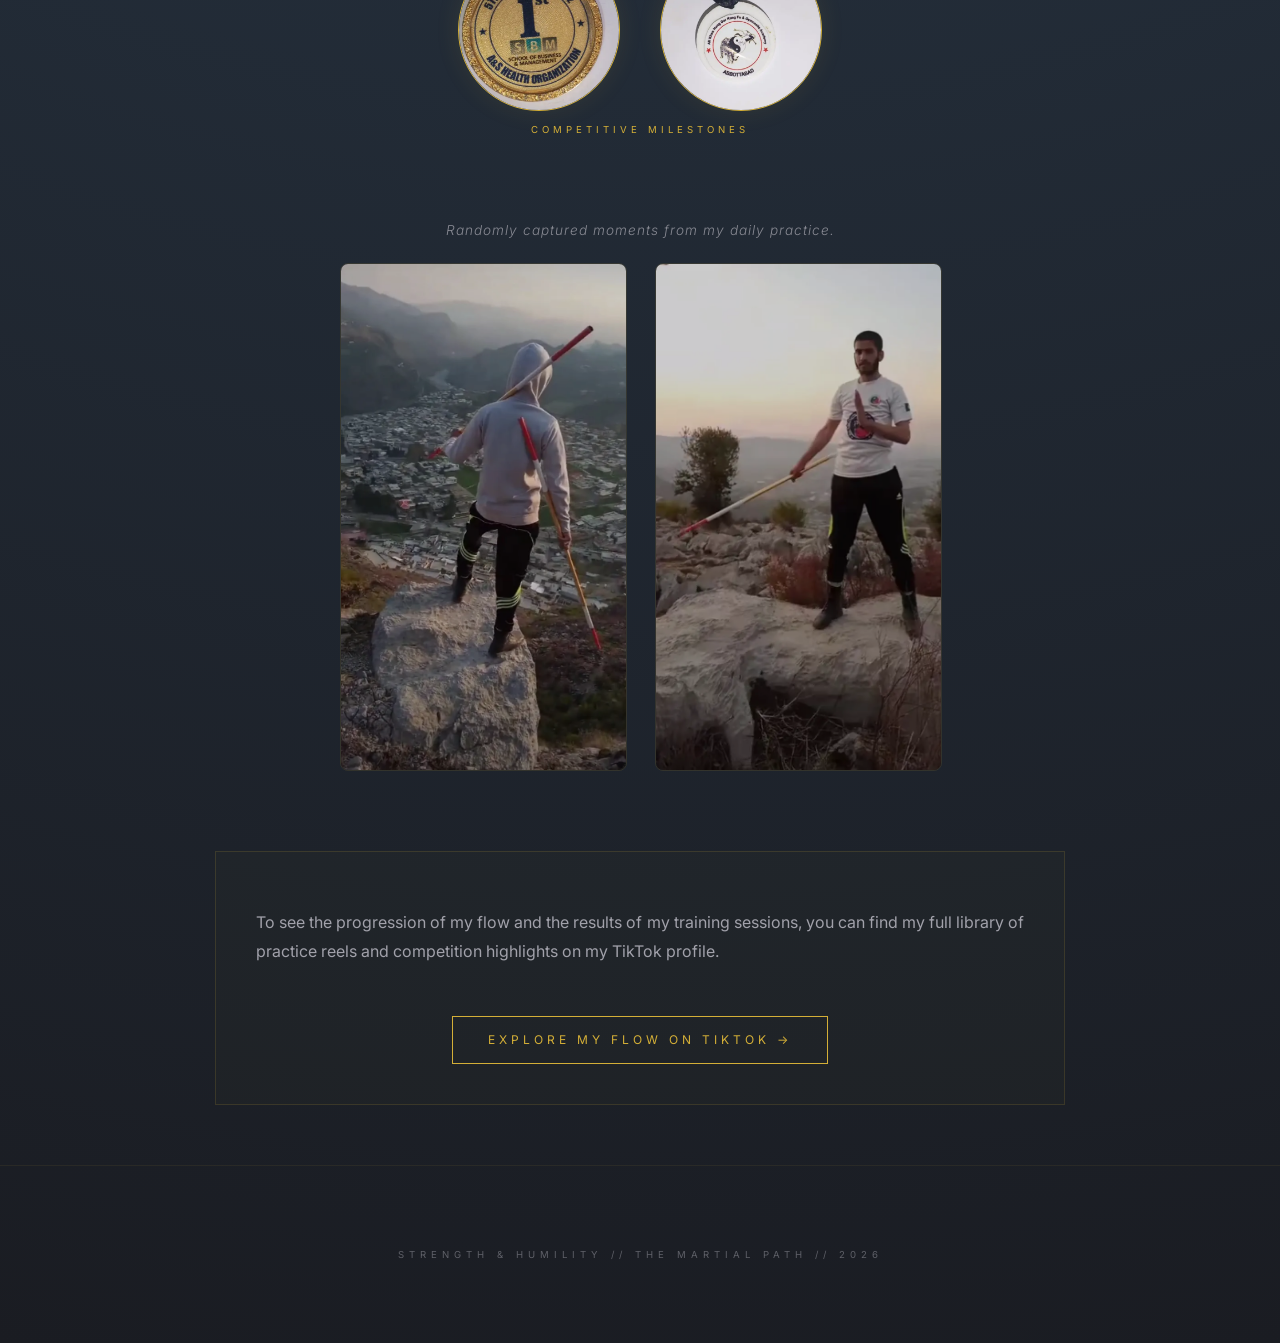
<file: marshalart.html>
<!DOCTYPE html>
<html lang="en">
<head>
    <meta charset="UTF-8">
    <meta name="viewport" content="width=device-width, initial-scale=1.0">
    <title>The Way of the Staff | Martial Arts Archive</title>
    <link rel="stylesheet" href="./mar.css">
    <link href="https://fonts.googleapis.com/css2?family=Inter:wght@200;300;400;600&family=Playfair+Display:ital@1&display=swap" rel="stylesheet">
</head>
<body>

    <a href="./index.html#hobbies" class="back-link">Return to Archive</a>

    <main class="uni-page">
        <div class="header-visual">
            <div class="leaf-image-container">
                <img src="./hero.webp" alt="Martial Arts Hero">
            </div>
            <h1 class="main-title">The Way of the Staff: <br> <span>Discipline & Flow</span></h1>
        </div>

        <section class="narrative-container">
            <p class="intro-text">
                <span class="drop-cap">M</span>y path into Chinese martial arts didn't actually start in a traditional dojo; it began through a digital window. I remember being completely captivated by the fluid, high-speed freestyle stick movements of a <a href="https://www.tiktok.com/@michelle.c.smith?_r=1&_t=ZS-94UwUimw8eK" target="_blank" class="inline-gold-link">European Artist</a> on TikTok. 
            </p>
            
            <p class="narrative-p">
                Her mastery over the staff was hypnotic. It was this perfect, rare blend of raw strength and aesthetic flow that I just had to understand. Driven by a genuine curiosity to replicate that precision, I started deconstructing her videos frame by frame. I would sit there, watching every single rotation in slow motion, trying to get the mechanics of the grip and the momentum of the strike just right. What started as simple imitation quickly turned into a dedicated daily practice, allowing me to transition from just being a distant observer to truly becoming a student of the art.
            </p>

            <div class="cert-feature">
                <div class="certificate-rect">
                    <img src="./certificate.webp" alt="Performance Certificate">
                    <div class="cert-glow"></div>
                </div>
                <p class="caption">Certificate of Excellence // Technical Mastery</p>
            </div>

            <p class="narrative-p">
                What began as a personal challenge to master a few freestyle moves eventually evolved into a competitive pursuit. This journey of constant repetition and technical refinement led me to the arena of formal competition. Testing my skills under pressure taught me that martial arts is as much about mental composure as it is about physical agility. Achieving recognition at the competition level was not just about the medals, but about the thousands of unseen hours spent perfecting a single rotation.
            </p>

            <div class="medal-row">
                <div class="medal-circle">
                    <img src="./medal2.webp" alt="Silver Medal">
                </div>
                <div class="medal-circle">
                    <img src="./mdeal1.webp" alt="Gold Medal">
                </div>
            </div>
            <p class="caption">Competitive Milestones</p>

            <p class="photo-intro">Randomly captured moments from my daily practice.</p>

            <div class="tiktok-shots-grid">
                <img src="./shot1.webp" class="shot-img">
                <img src="./shot2.webp" class="shot-img">
            </div>

            <div class="social-cta">
                <p class="narrative-p">
                    To see the progression of my flow and the results of my training sessions, you can find my full library of practice reels and competition highlights on my TikTok profile.
                </p>
                <a href="https://www.tiktok.com/@jadoontalalkhan?_r=1&_t=ZS-94UvqFhyeOq" target="_blank" class="tiktok-btn">Explore my Flow on TikTok →</a>
            </div>
        </section>
    </main>

    <footer class="footer">
        STRENGTH & HUMILITY // THE MARTIAL PATH // 2026
    </footer>

</body>
</html>
</file>
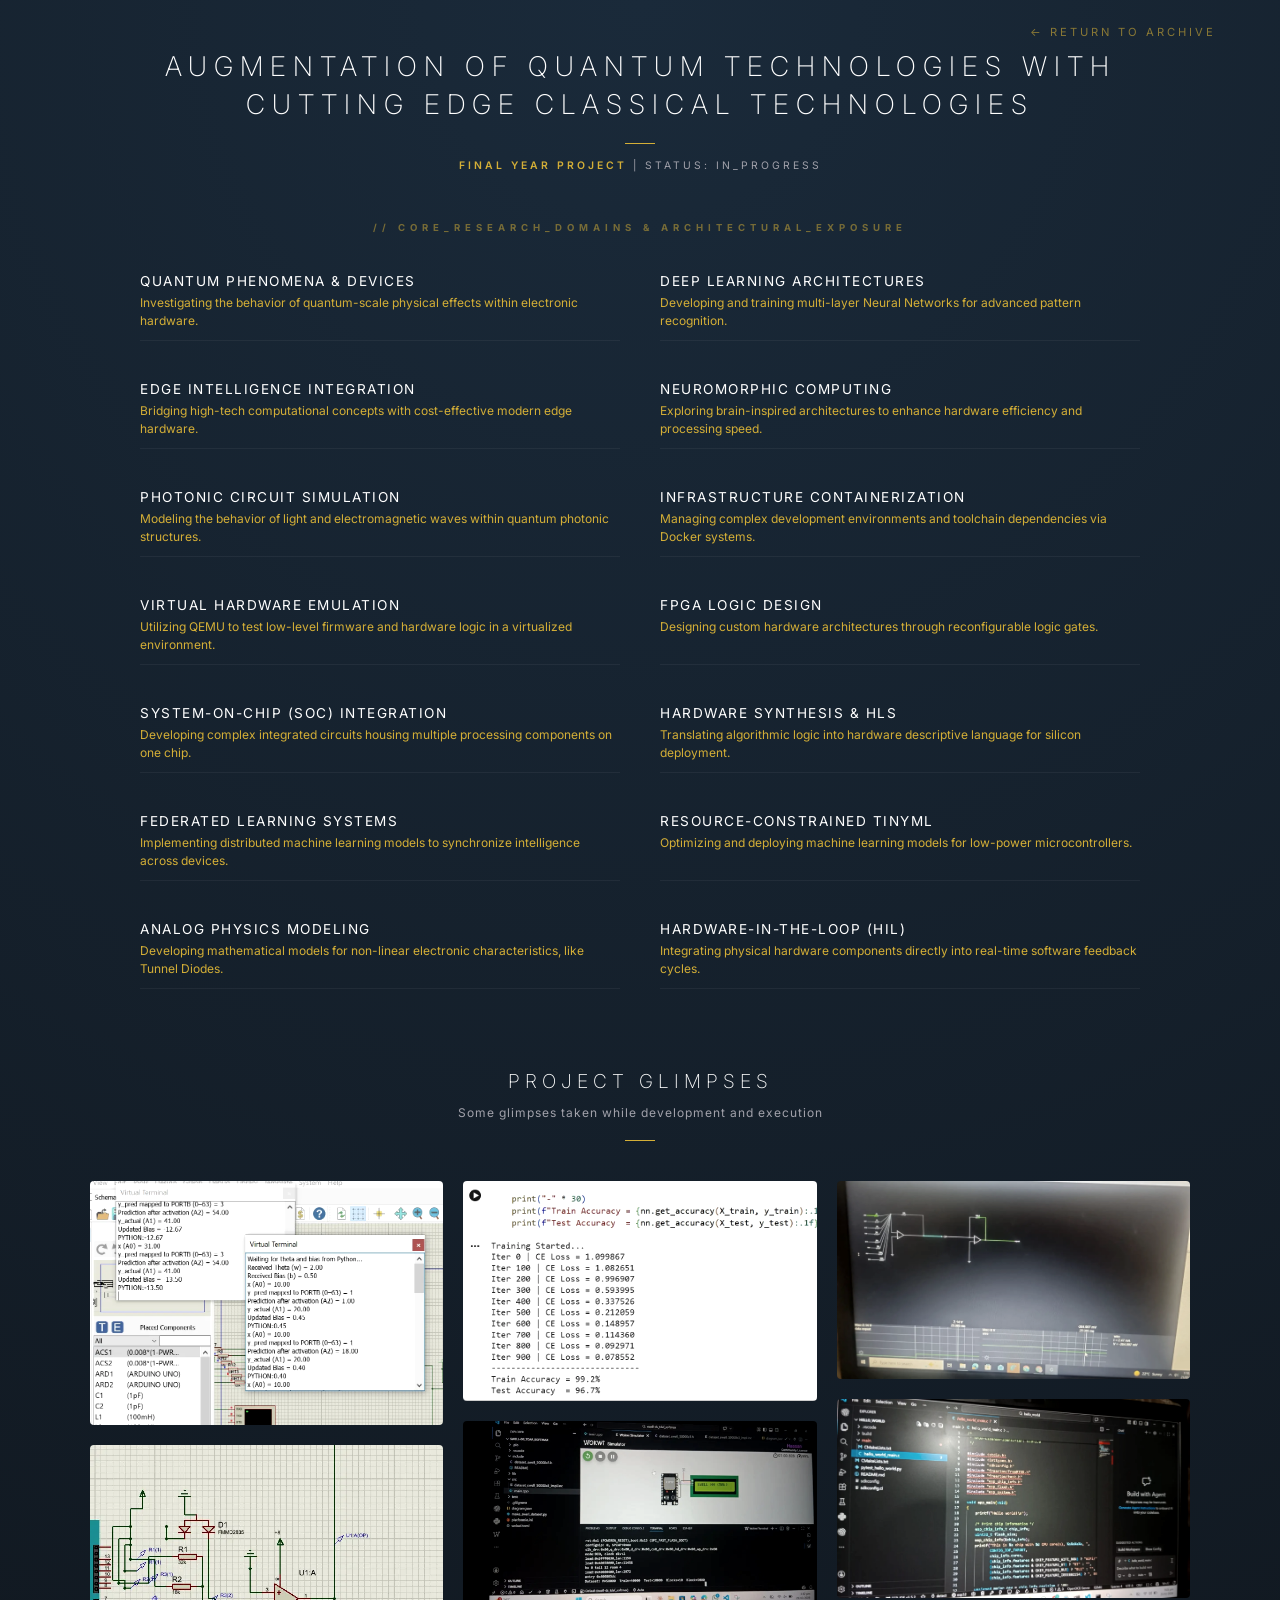
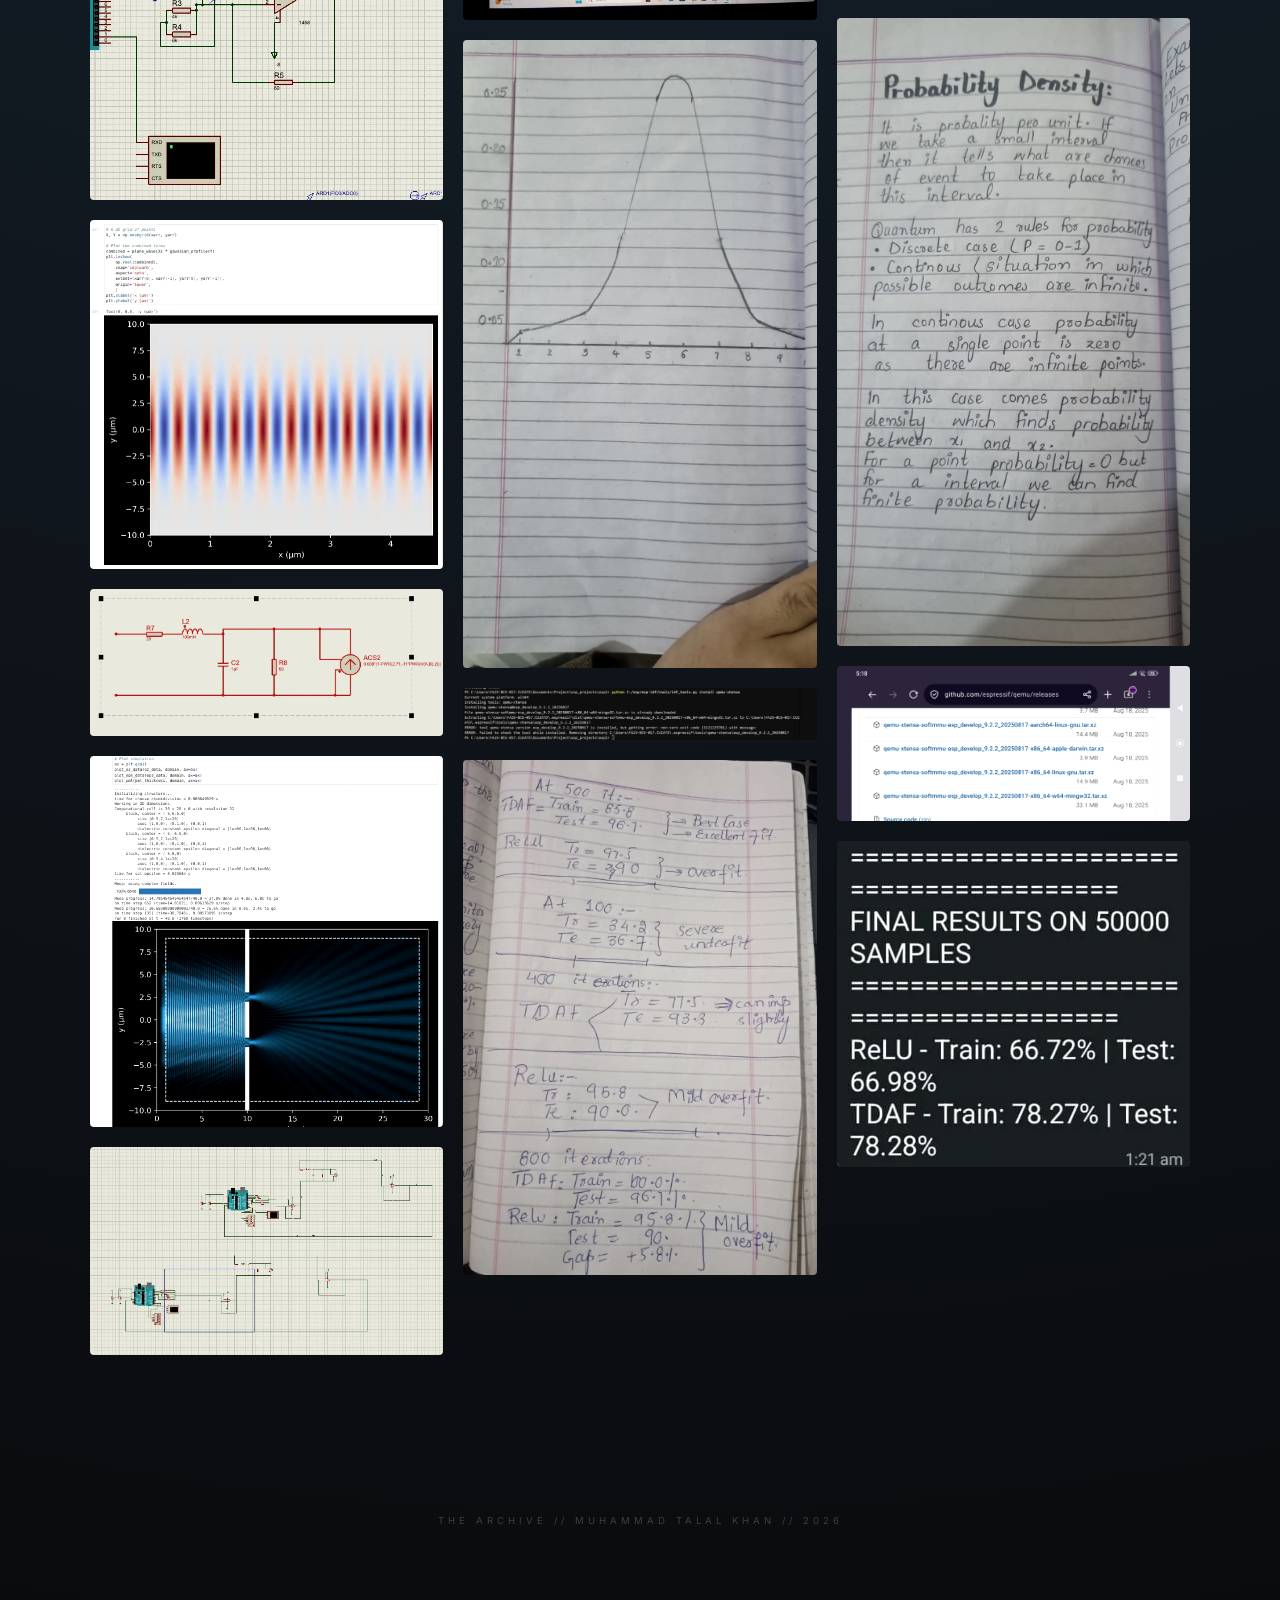
<file: Quantum_aufmentation.html>
<!DOCTYPE html>
<html lang="en">
<head>
    <meta charset="UTF-8">
    <meta name="viewport" content="width=device-width, initial-scale=1.0">
    <title>Quantum Augmentation | Research Archive</title>
    <link rel="stylesheet" href="Quantum_augmentation.css">
    <link href="https://fonts.googleapis.com/css2?family=Inter:wght@200;300;400;600&display=swap" rel="stylesheet">
</head>
<body>

    <a href="./index.html#quantum" class="back-link">← Return to Archive</a>

    <main class="project-page">
       
    
        <div class="header-container">
            <div class="title-wrapper">
                <h1 class="detail-title">Augmentation of Quantum Technologies with <br> Cutting Edge Classical Technologies</h1>
                <div class="title-accent"></div>
            </div>
            <div class="status-bar">
                <span class="status-badge">FINAL YEAR PROJECT</span>
                <span class="status-divider">|</span>
                <span class="status-value">STATUS: IN_PROGRESS</span>
            </div>
        </div>

        <section class="tech-grid-container">
            <h2 class="section-tag">// CORE_RESEARCH_DOMAINS & ARCHITECTURAL_EXPOSURE</h2>
            
            <div class="tech-grid">
                <div class="grid-item">
                    <span class="item-title">Quantum Phenomena & Devices</span>
                    <p class="item-detail">Investigating the behavior of quantum-scale physical effects within electronic hardware.</p>
                </div>
                <div class="grid-item">
                    <span class="item-title">Deep Learning Architectures</span>
                    <p class="item-detail">Developing and training multi-layer Neural Networks for advanced pattern recognition.</p>
                </div>
                <div class="grid-item">
                    <span class="item-title">Edge Intelligence Integration</span>
                    <p class="item-detail">Bridging high-tech computational concepts with cost-effective modern edge hardware.</p>
                </div>
                <div class="grid-item">
                    <span class="item-title">Neuromorphic Computing</span>
                    <p class="item-detail">Exploring brain-inspired architectures to enhance hardware efficiency and processing speed.</p>
                </div>
                <div class="grid-item">
                    <span class="item-title">Photonic Circuit Simulation</span>
                    <p class="item-detail">Modeling the behavior of light and electromagnetic waves within quantum photonic structures.</p>
                </div>
                <div class="grid-item">
                    <span class="item-title">Infrastructure Containerization</span>
                    <p class="item-detail">Managing complex development environments and toolchain dependencies via Docker systems.</p>
                </div>
                <div class="grid-item">
                    <span class="item-title">Virtual Hardware Emulation</span>
                    <p class="item-detail">Utilizing QEMU to test low-level firmware and hardware logic in a virtualized environment.</p>
                </div>
                <div class="grid-item">
                    <span class="item-title">FPGA Logic Design</span>
                    <p class="item-detail">Designing custom hardware architectures through reconfigurable logic gates.</p>
                </div>
                <div class="grid-item">
                    <span class="item-title">System-on-Chip (SoC) Integration</span>
                    <p class="item-detail">Developing complex integrated circuits housing multiple processing components on one chip.</p>
                </div>
                <div class="grid-item">
                    <span class="item-title">Hardware Synthesis & HLS</span>
                    <p class="item-detail">Translating algorithmic logic into hardware descriptive language for silicon deployment.</p>
                </div>
                <div class="grid-item">
                    <span class="item-title">Federated Learning Systems</span>
                    <p class="item-detail">Implementing distributed machine learning models to synchronize intelligence across devices.</p>
                </div>
                <div class="grid-item">
                    <span class="item-title">Resource-Constrained tinyML</span>
                    <p class="item-detail">Optimizing and deploying machine learning models for low-power microcontrollers.</p>
                </div>
                <div class="grid-item">
                    <span class="item-title">Analog Physics Modeling</span>
                    <p class="item-detail">Developing mathematical models for non-linear electronic characteristics, like Tunnel Diodes.</p>
                </div>
                <div class="grid-item">
                    <span class="item-title">Hardware-in-the-Loop (HIL)</span>
                    <p class="item-detail">Integrating physical hardware components directly into real-time software feedback cycles.</p>
                </div>
            </div>
        </section>
    </main>
    

    <section class="glimpses-container">
        <h2 class="glimpses-title">Project Glimpses</h2>
        <p class="glimpses-subtitle">Some glimpses taken while development and execution</p>
        <div class="title-accent"></div>

        <div class="glimpses-gallery">
            <img src="./one.webp" alt="Development Snapshot 1" class="glimpse-img">
            <img src="./two.webp" alt="Hardware Logic 2" class="glimpse-img">
            <img src="./three.webp" alt="Execution Phase 3" class="glimpse-img">
            <img src="./four.webp" alt="Setup Analysis 4" class="glimpse-img">
            <img src="./five.webp" alt="Diagnostic View 5" class="glimpse-img">
            <img src="./six.webp" alt="Diagnostic View 6" class="glimpse-img">
            <img src="./7.webp" alt="Diagnostic View 7" class="glimpse-img">
            <img src="./8.webp" alt="Diagnostic View 8" class="glimpse-img">
            <img src="./9.webp" alt="Diagnostic View 9" class="glimpse-img">
            <img src="./10.webp" alt="Diagnostic View 10" class="glimpse-img">
            <img src="./11.webp" alt="Diagnostic View 11" class="glimpse-img">
            <img src="./12.webp" alt="Diagnostic View 12" class="glimpse-img">
            <img src="./13.webp" alt="Diagnostic View 13" class="glimpse-img">
            <img src="./14.webp" alt="Diagnostic View 14" class="glimpse-img">
            <img src="./15.webp" alt="Diagnostic View 15" class="glimpse-img">
            <img src="./16.webp" alt="Diagnostic View 16" class="glimpse-img">
        </div>
    </section>

    
    <footer class="footer">
        THE ARCHIVE // MUHAMMAD TALAL KHAN // 2026
    </footer>

    <script src="Quantum_augmentation.js"></script>
</body>
</html>
</file>
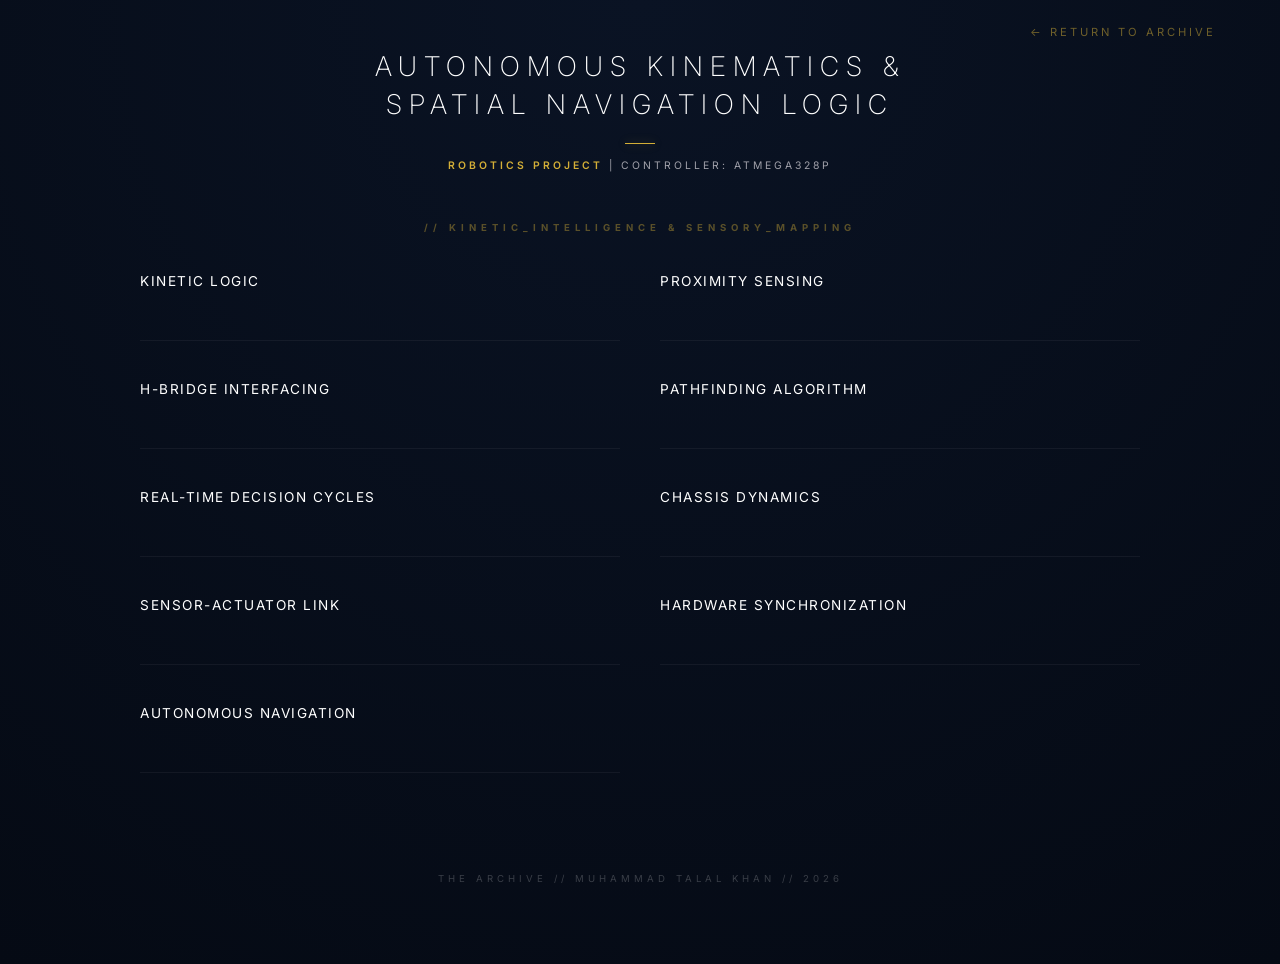
<file: rebotic.html>
<!DOCTYPE html>
<html lang="en">
<head>
    <meta charset="UTF-8">
    <meta name="viewport" content="width=device-width, initial-scale=1.0">
    <title>Autonomous Robotics | Research Archive</title>
    <link rel="stylesheet" href="./rebotic.css">
    <link href="https://fonts.googleapis.com/css2?family=Inter:wght@200;400;600&display=swap" rel="stylesheet">
</head>
<body>

    <a href="./index.html#robotics" class="back-link">← Return to Archive</a>

    <main class="project-page">
        

        <div class="header-container">
            <div class="title-wrapper">
                <h1 class="detail-title">Autonomous Kinematics & <br> Spatial Navigation Logic</h1>
                <div class="title-accent"></div>
            </div>
            <div class="status-bar">
                <span class="status-badge">ROBOTICS PROJECT</span>
                <span class="status-divider">|</span>
                <span class="status-value">CONTROLLER: ATMEGA328P</span>
            </div>
        </div>

        <section class="tech-grid-container">
            <h2 class="section-tag">// KINETIC_INTELLIGENCE & SENSORY_MAPPING</h2>
            
            <div class="tech-grid">
                <div class="grid-item">
                    <span class="item-title">Kinetic Logic</span>
                    <p class="item-detail">Explored the translation of spatial orientation into physical movement using 8-bit processing.</p>
                </div>
                <div class="grid-item">
                    <span class="item-title">Proximity Sensing</span>
                    <p class="item-detail">Observed the behavior of high-frequency acoustic waves in mapping real-time obstacles.</p>
                </div>
                <div class="grid-item">
                    <span class="item-title">H-Bridge Interfacing</span>
                    <p class="item-detail">Worked with the L298 interface to manage the directional flow of power to actuators.</p>
                </div>
                <div class="grid-item">
                    <span class="item-title">Pathfinding Algorithm</span>
                    <p class="item-detail">Investigated the "Right-Hand Rule" as a recursive logic for navigating unknown enclosures.</p>
                </div>
                <div class="grid-item">
                    <span class="item-title">Real-Time Decision Cycles</span>
                    <p class="item-detail">Monitored the latency between sensory input and motor response within a closed-loop system.</p>
                </div>
                <div class="grid-item">
                    <span class="item-title">Chassis Dynamics</span>
                    <p class="item-detail">Studied the relationship between motor voltage and the physical inertia of the platform.</p>
                </div>
                <div class="grid-item">
                    <span class="item-title">Sensor-Actuator Link</span>
                    <p class="item-detail">Developed logic to bridge the gap between ultrasonic pulse timing and PWM outputs.</p>
                </div>
                <div class="grid-item">
                    <span class="item-title">Hardware Synchronization</span>
                    <p class="item-detail">Observed the challenges of managing mechanical timing within sequential code execution.</p>
                </div>
                <div class="grid-item">
                    <span class="item-title">Autonomous Navigation</span>
                    <p class="item-detail">Followed the journey of a machine as it transitioned from static code to independent movement.</p>
                </div>
            </div>
        </section>
    </main>

    <footer class="footer">
        THE ARCHIVE // MUHAMMAD TALAL KHAN // 2026
    </footer>

</body>
</html>
</file>
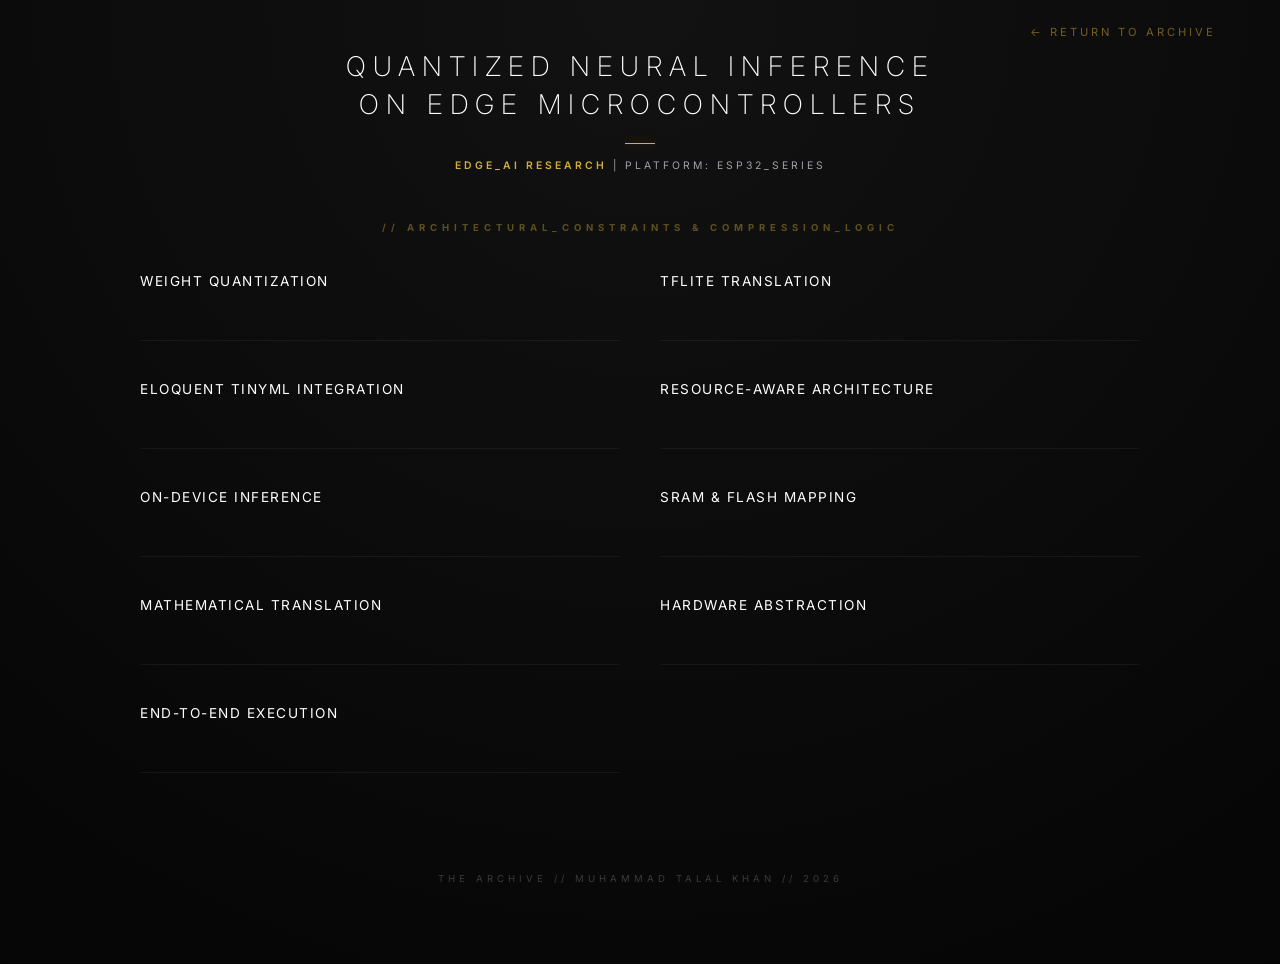
<file: tinyml.html>
<!DOCTYPE html>
<html lang="en">
<head>
    <meta charset="UTF-8">
    <meta name="viewport" content="width=device-width, initial-scale=1.0">
    <title>TinyML Deployment | Research Archive</title>
    <link rel="stylesheet" href="./tinyml.css">
    <link href="https://fonts.googleapis.com/css2?family=Inter:wght@200;400;600&display=swap" rel="stylesheet">
</head>
<body>

    <a href="./index.html#tinyml" class="back-link">← Return to Archive</a>

    <main class="project-page">
       

        <div class="header-container">
            <div class="title-wrapper">
                <h1 class="detail-title">Quantized Neural Inference <br> on Edge Microcontrollers</h1>
                <div class="title-accent"></div>
            </div>
            <div class="status-bar">
                <span class="status-badge">EDGE_AI RESEARCH</span>
                <span class="status-divider">|</span>
                <span class="status-value">PLATFORM: ESP32_SERIES</span>
            </div>
        </div>

        <section class="tech-grid-container">
            <h2 class="section-tag">// ARCHITECTURAL_CONSTRAINTS & COMPRESSION_LOGIC</h2>
            
            <div class="tech-grid">
                <div class="grid-item">
                    <span class="item-title">Weight Quantization</span>
                    <p class="item-detail">Observed the effect of compressing neural weights from 32-bit floating-point precision down to 8-bit integers.</p>
                </div>
                <div class="grid-item">
                    <span class="item-title">TFLite Translation</span>
                    <p class="item-detail">Explored how trained intelligence is translated into a format suitable for the limited memory of microcontrollers.</p>
                </div>
                <div class="grid-item">
                    <span class="item-title">Eloquent TinyML Integration</span>
                    <p class="item-detail">Worked with specialized library wrappers to bridge the gap between high-level models and hardware firmware.</p>
                </div>
                <div class="grid-item">
                    <span class="item-title">Resource-Aware Architecture</span>
                    <p class="item-detail">Studied how neural networks behave when they are confined to the fixed power and memory of an edge device.</p>
                </div>
                <div class="grid-item">
                    <span class="item-title">On-Device Inference</span>
                    <p class="item-detail">Monitored the real-time execution of quantized model parameters directly on the silicon.</p>
                </div>
                <div class="grid-item">
                    <span class="item-title">SRAM & Flash Mapping</span>
                    <p class="item-detail">Investigated the delicate process of fitting model logic and weight arrays into small hardware footprints.</p>
                </div>
                <div class="grid-item">
                    <span class="item-title">Mathematical Translation</span>
                    <p class="item-detail">Observed the journey of mathematical "thetas" as they move from a training environment to a physical device.</p>
                </div>
                <div class="grid-item">
                    <span class="item-title">Hardware Abstraction</span>
                    <p class="item-detail">Interfaced machine learning concepts with the low-level processing capabilities of the SoC.</p>
                </div>
                <div class="grid-item">
                    <span class="item-title">End-to-End Execution</span>
                    <p class="item-detail">Followed the development cycle from Python-based examples to a functioning C++ implementation.</p>
                </div>
            </div>
        </section>
    </main>

    <footer class="footer">
        THE ARCHIVE // MUHAMMAD TALAL KHAN // 2026
    </footer>

</body>
</html>
</file>
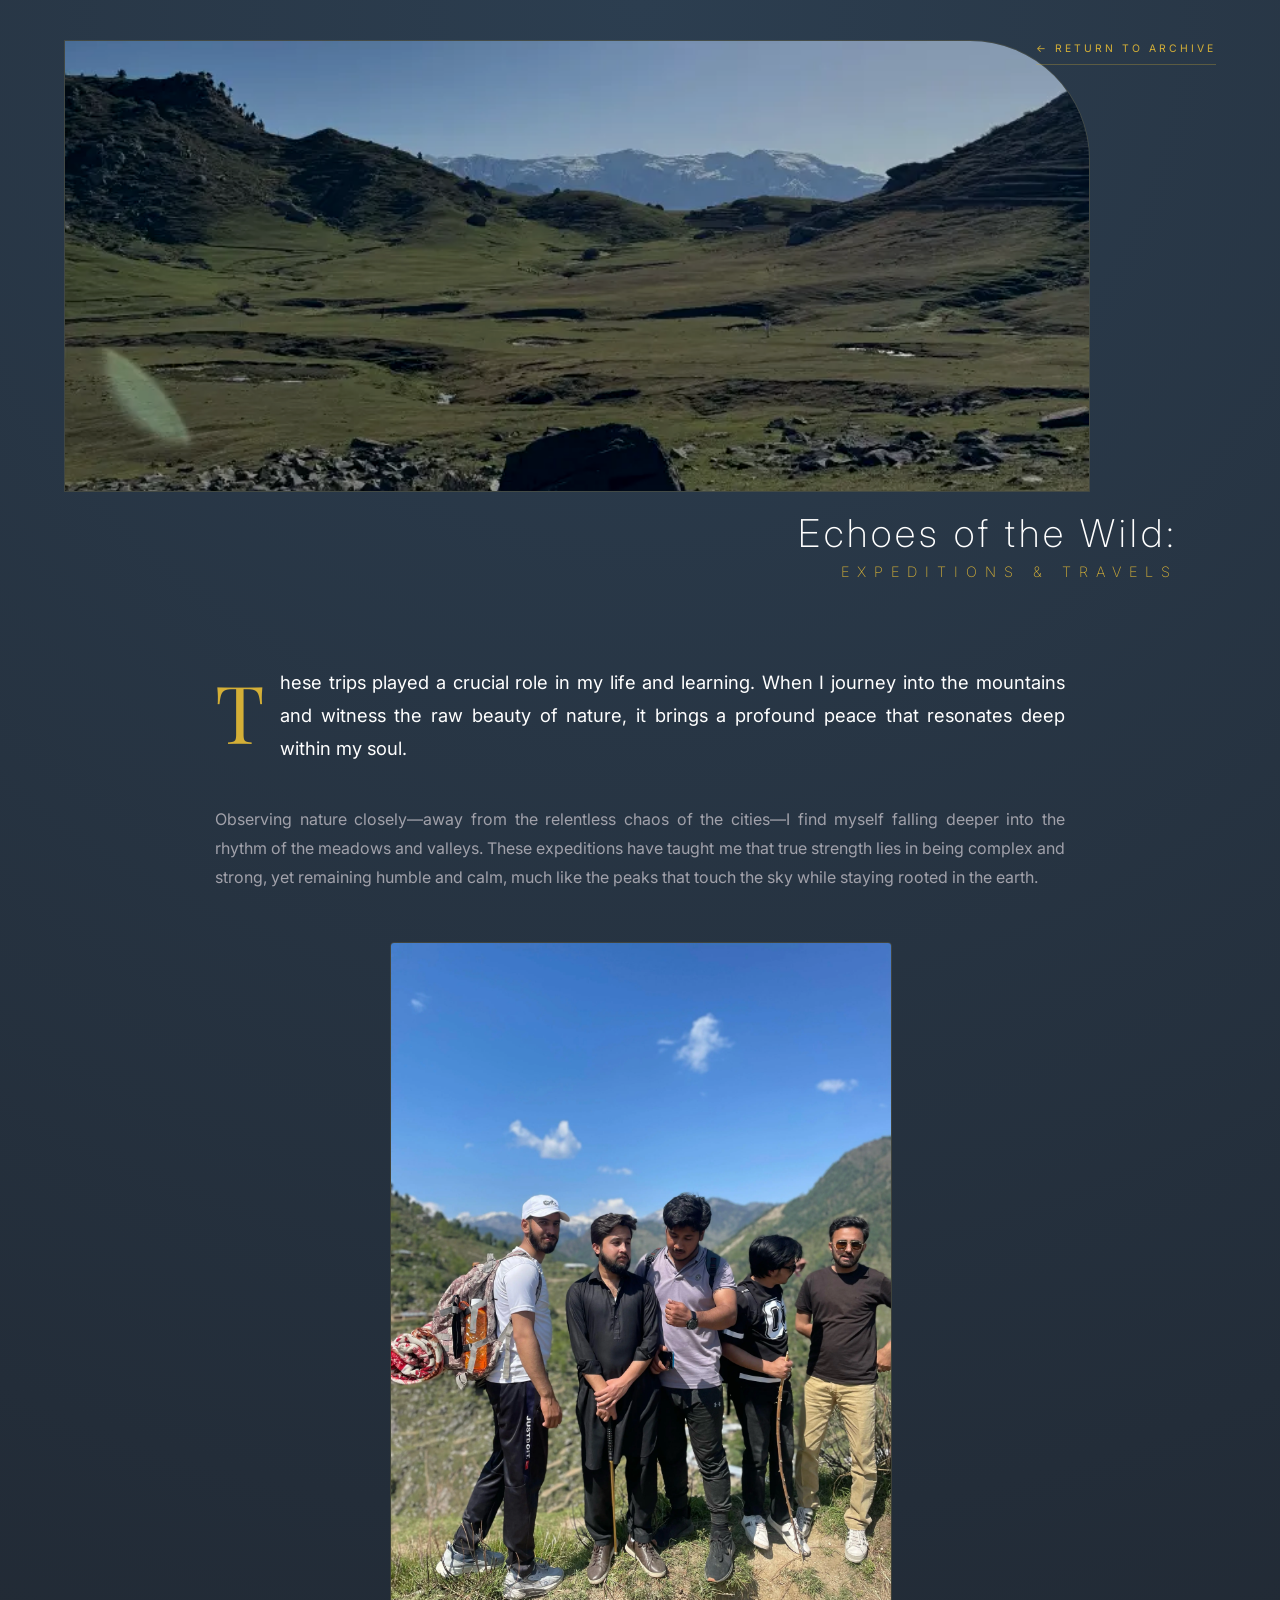
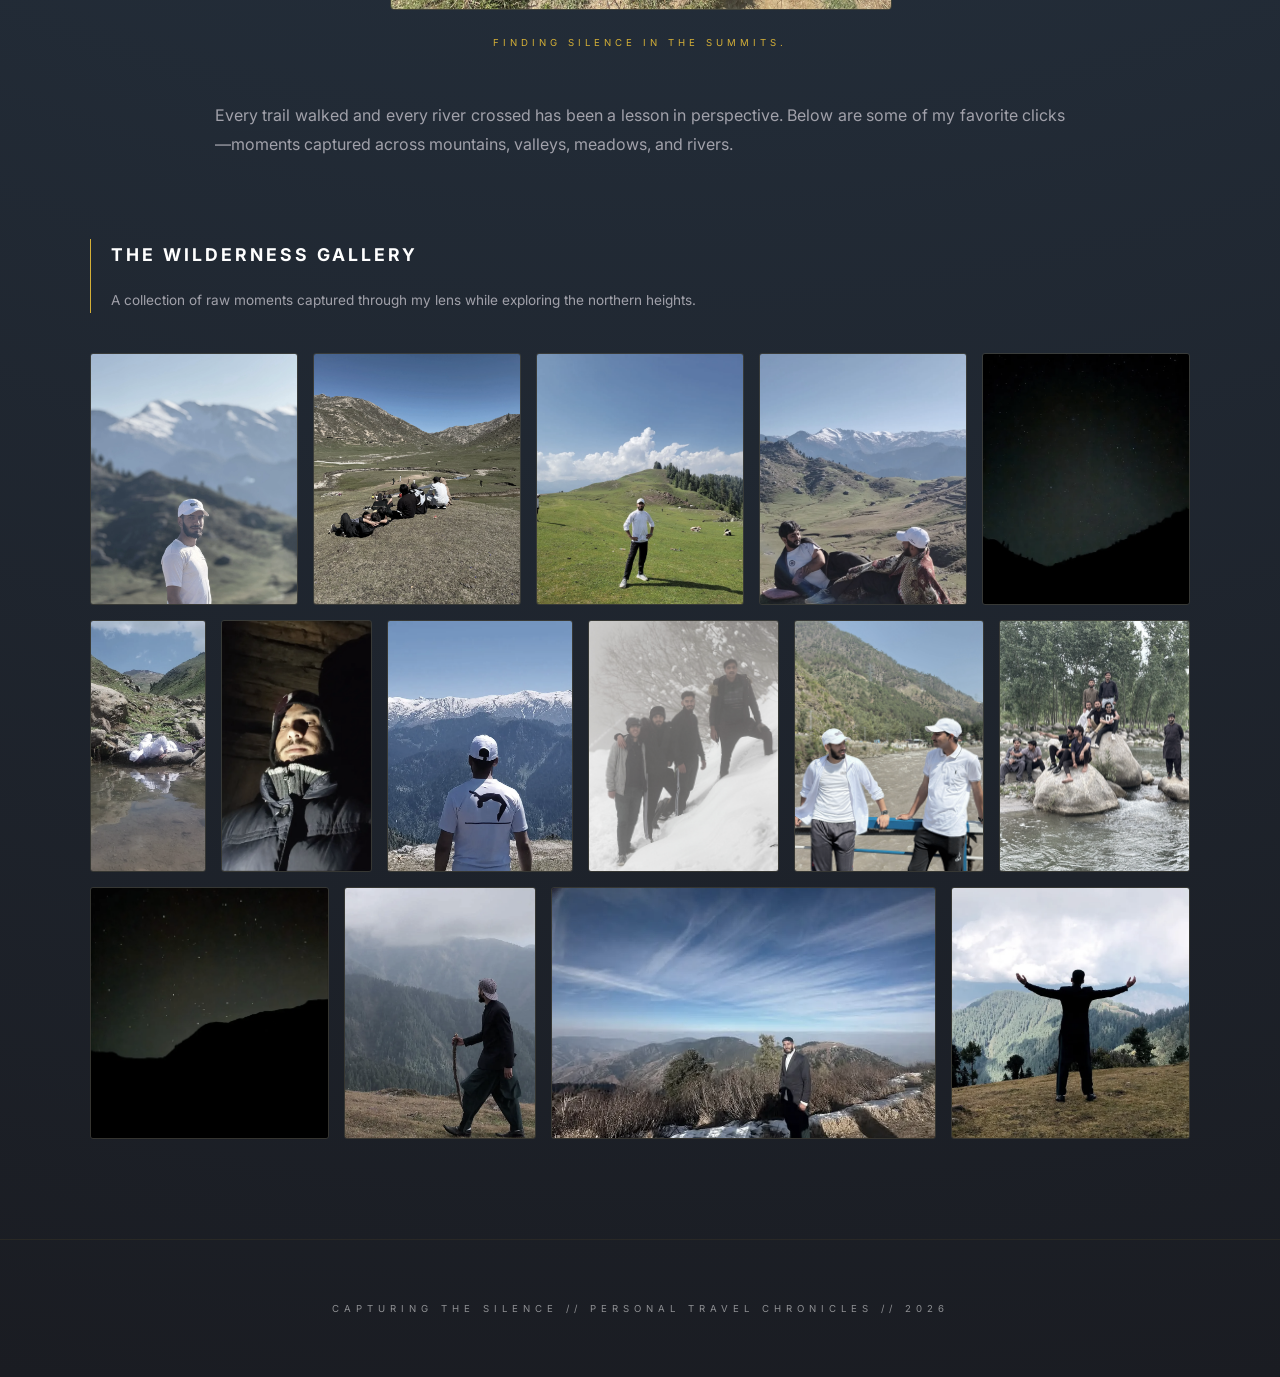
<file: trip.html>
<!DOCTYPE html>
<html lang="en">
<head>
    <meta charset="UTF-8">
    <meta name="viewport" content="width=device-width, initial-scale=1.0">
    <title>The Wanderlust Archive | Trips</title>
    <link rel="stylesheet" href="./trip.css">
    <link href="https://fonts.googleapis.com/css2?family=Inter:wght@200;300;400;600&family=Playfair+Display:ital@1&display=swap" rel="stylesheet">
</head>
<body>

    <a href="./index.html#media" class="back-link">← Return to Archive</a>

    <main class="uni-page">
        <div class="header-visual">
            <div class="leaf-image-container">
                <img src="./mmm.webp" alt="Nature Landscape">
            </div>
            <h1 class="main-title">Echoes of the Wild: <br> <span>Expeditions & Travels</span></h1>
        </div>

        <section class="narrative-container">
            <p class="intro-text">
                <span class="drop-cap">T</span>hese trips played a crucial role in my life and learning. When I journey into the mountains and witness the raw beauty of nature, it brings a profound peace that resonates deep within my soul. 
            </p>
            <p class="narrative-p">
                Observing nature closely—away from the relentless chaos of the cities—I find myself falling deeper into the rhythm of the meadows and valleys. These expeditions have taught me that true strength lies in being complex and strong, yet remaining humble and calm, much like the peaks that touch the sky while staying rooted in the earth.
            </p>

            <div class="inner-circle-wrap">
                <img src="./1 (3).webp" alt="Mountain View" class="friends-photo">
                <p class="caption">Finding silence in the summits.</p>
            </div>

            <p class="narrative-p">
                Every trail walked and every river crossed has been a lesson in perspective. Below are some of my favorite clicks—moments captured across mountains, valleys, meadows, and rivers.
            </p>
        </section>

        <section class="gallery-section">
            <div class="gallery-header">
                <h3>The Wilderness Gallery</h3>
                <p>A collection of raw moments captured through my lens while exploring the northern heights.</p>
            </div>
            <div class="masonry-grid">
                <img src="./1 (1).webp" class="m-img">
                <img src="./1 (2).webp" class="m-img">
                <img src="./1 (4).webp" class="m-img">
                <img src="./1 (5).webp" class="m-img">
                <img src="./1 (12).webp" class="m-img">
                <img src="./1 (6).webp" class="m-img">
                <img src="./1 (7).webp" class="m-img">
                <img src="./1 (8).webp" class="m-img">
                <img src="./1 (9).webp" class="m-img">
                <img src="./1 (10).webp" class="m-img">
                <img src="./1 (11).webp" class="m-img">
                <img src="./1 (13).webp" class="m-img">
                <img src="./14t.webp" class="m-img">
                <img src="./15t.webp" class="m-img">
                <img src="./16t.webp" class="m-img">
            </div>
        </section>
    </main>

    <footer class="footer">
       CAPTURING THE SILENCE // PERSONAL TRAVEL CHRONICLES // 2026
    </footer>

</body>
</html>
</file>
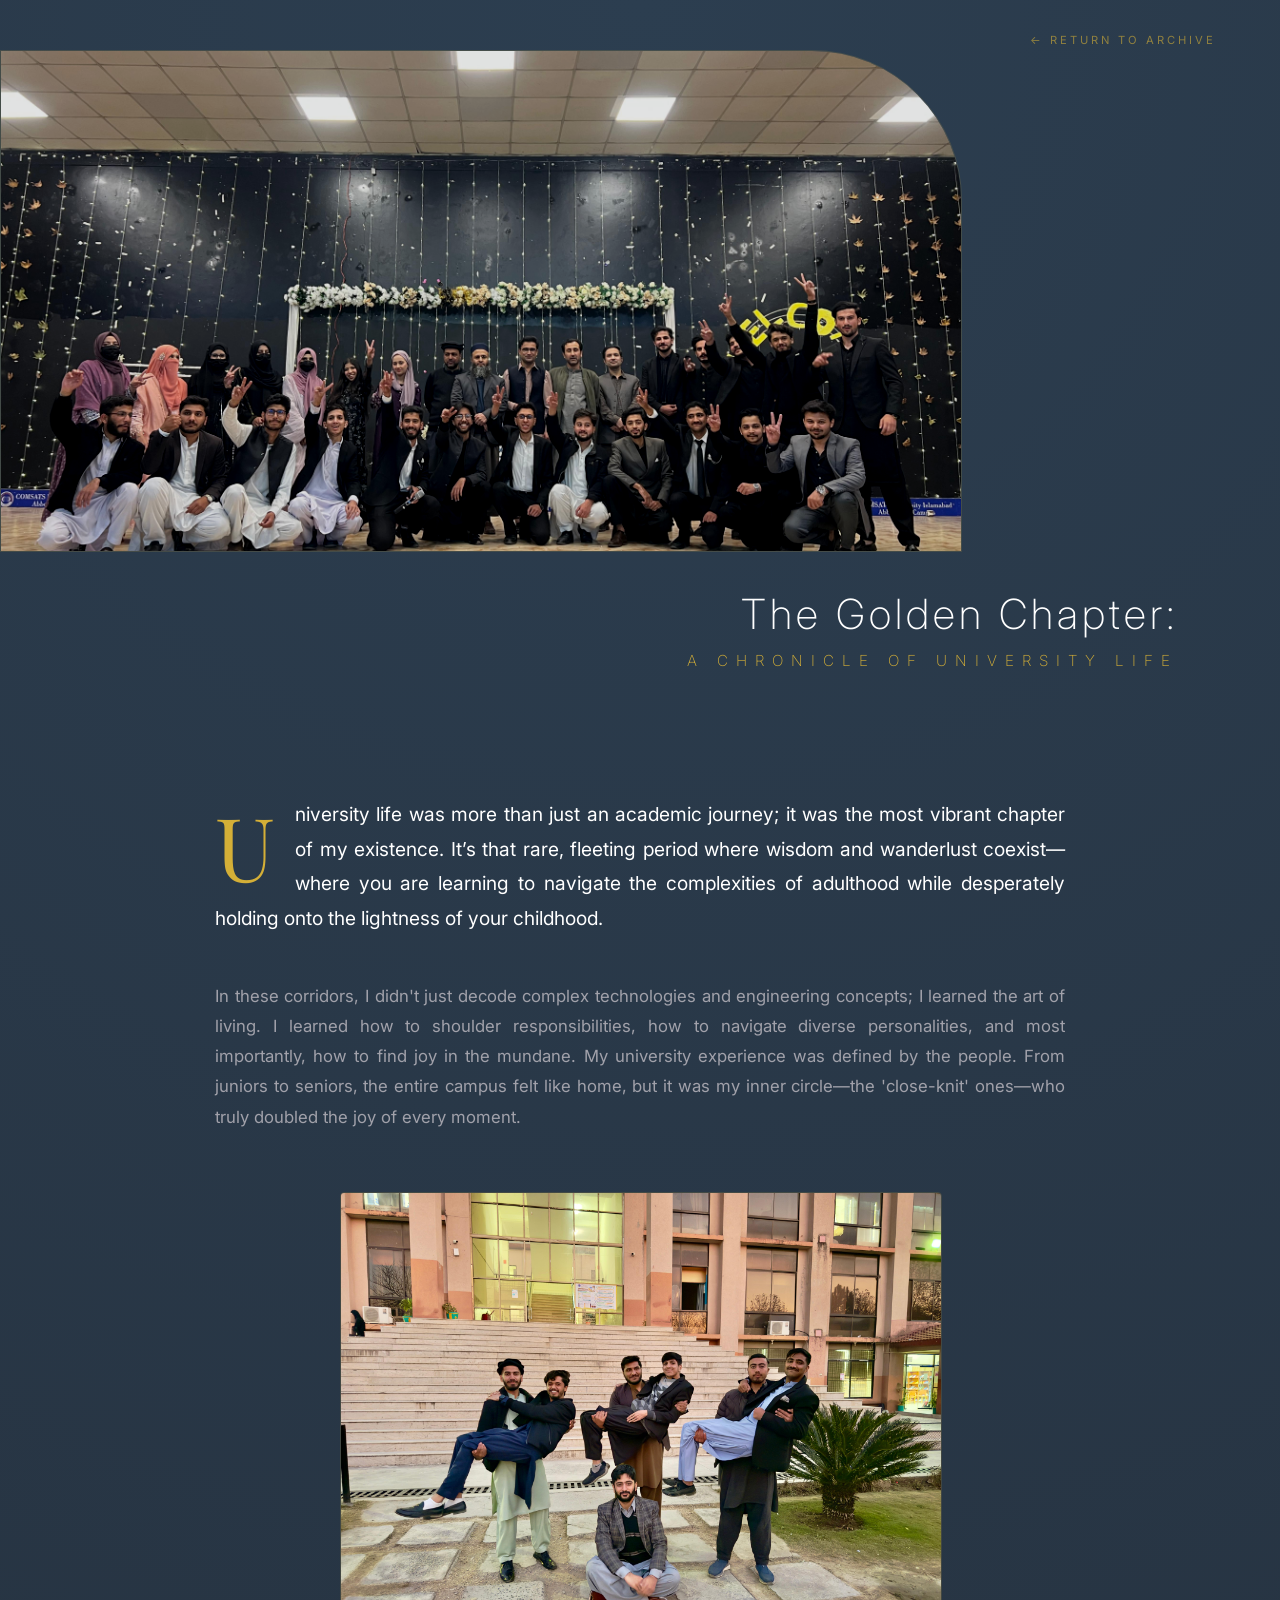
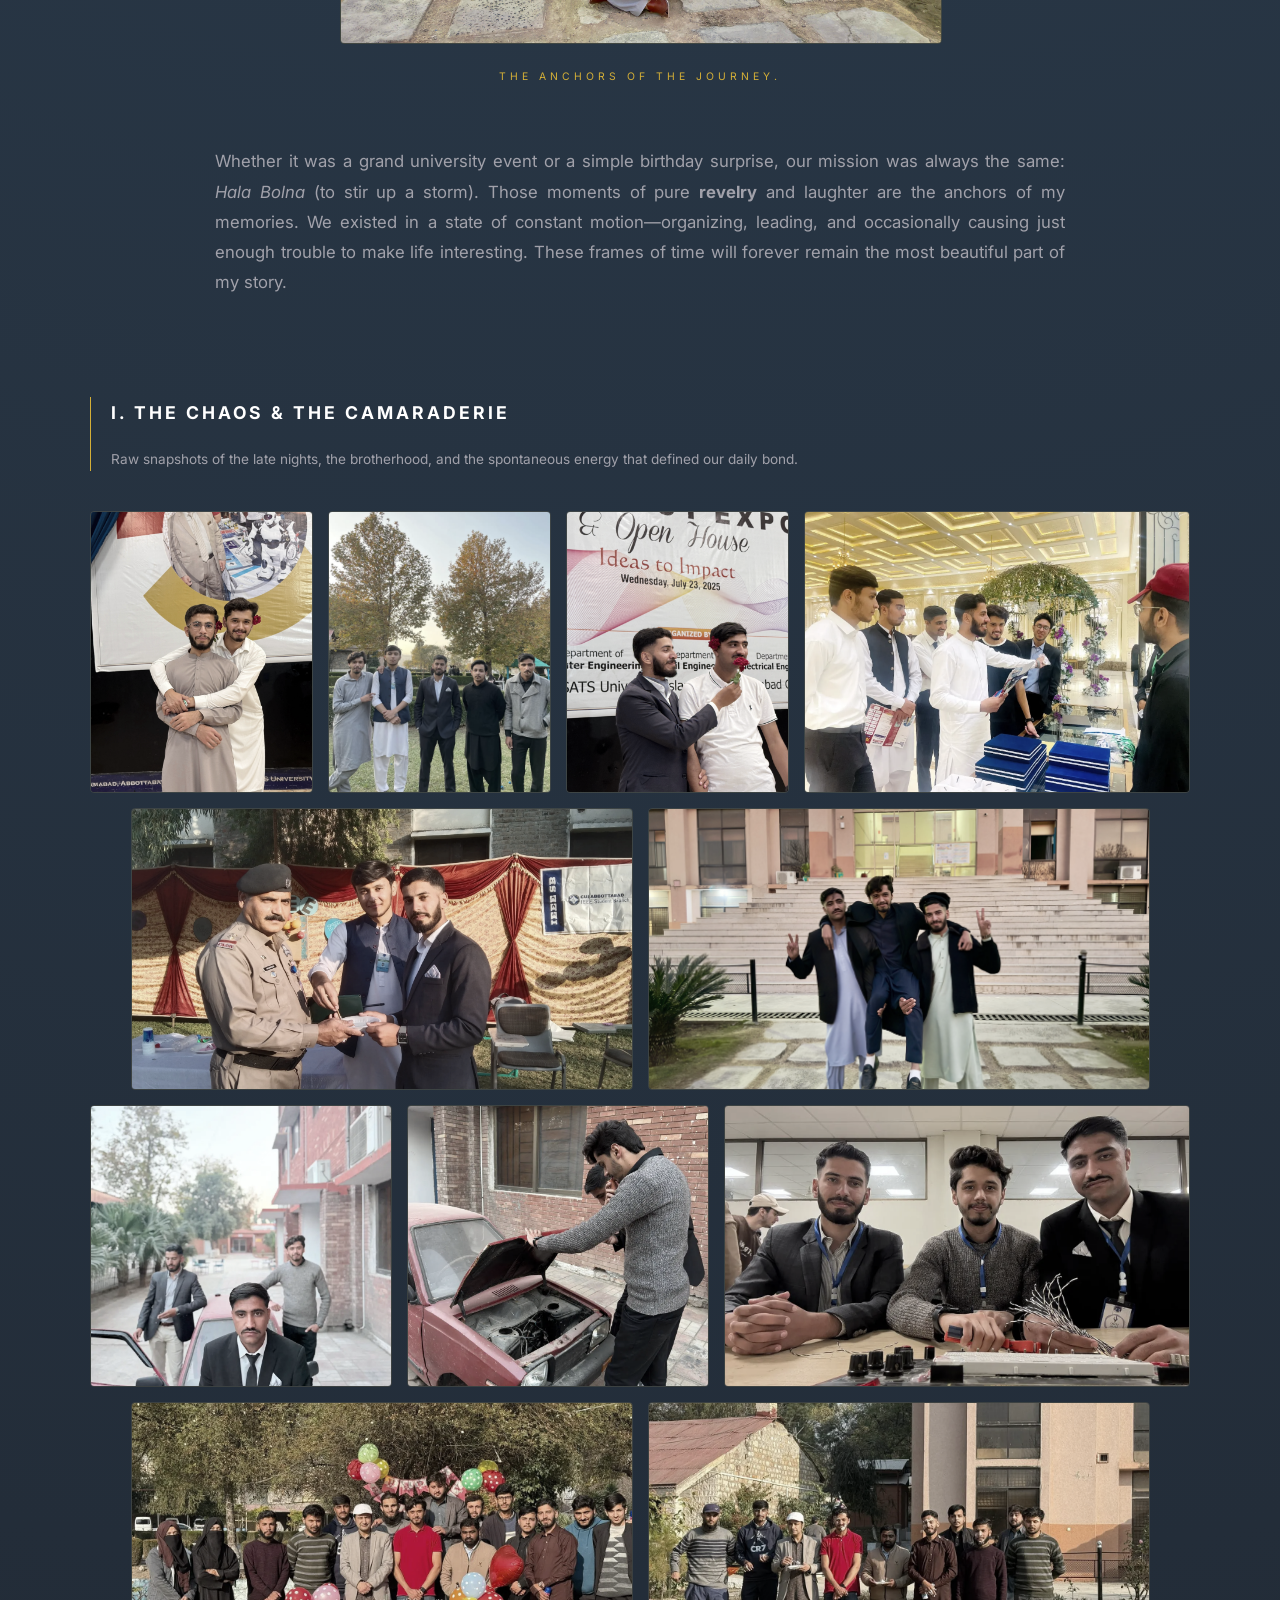
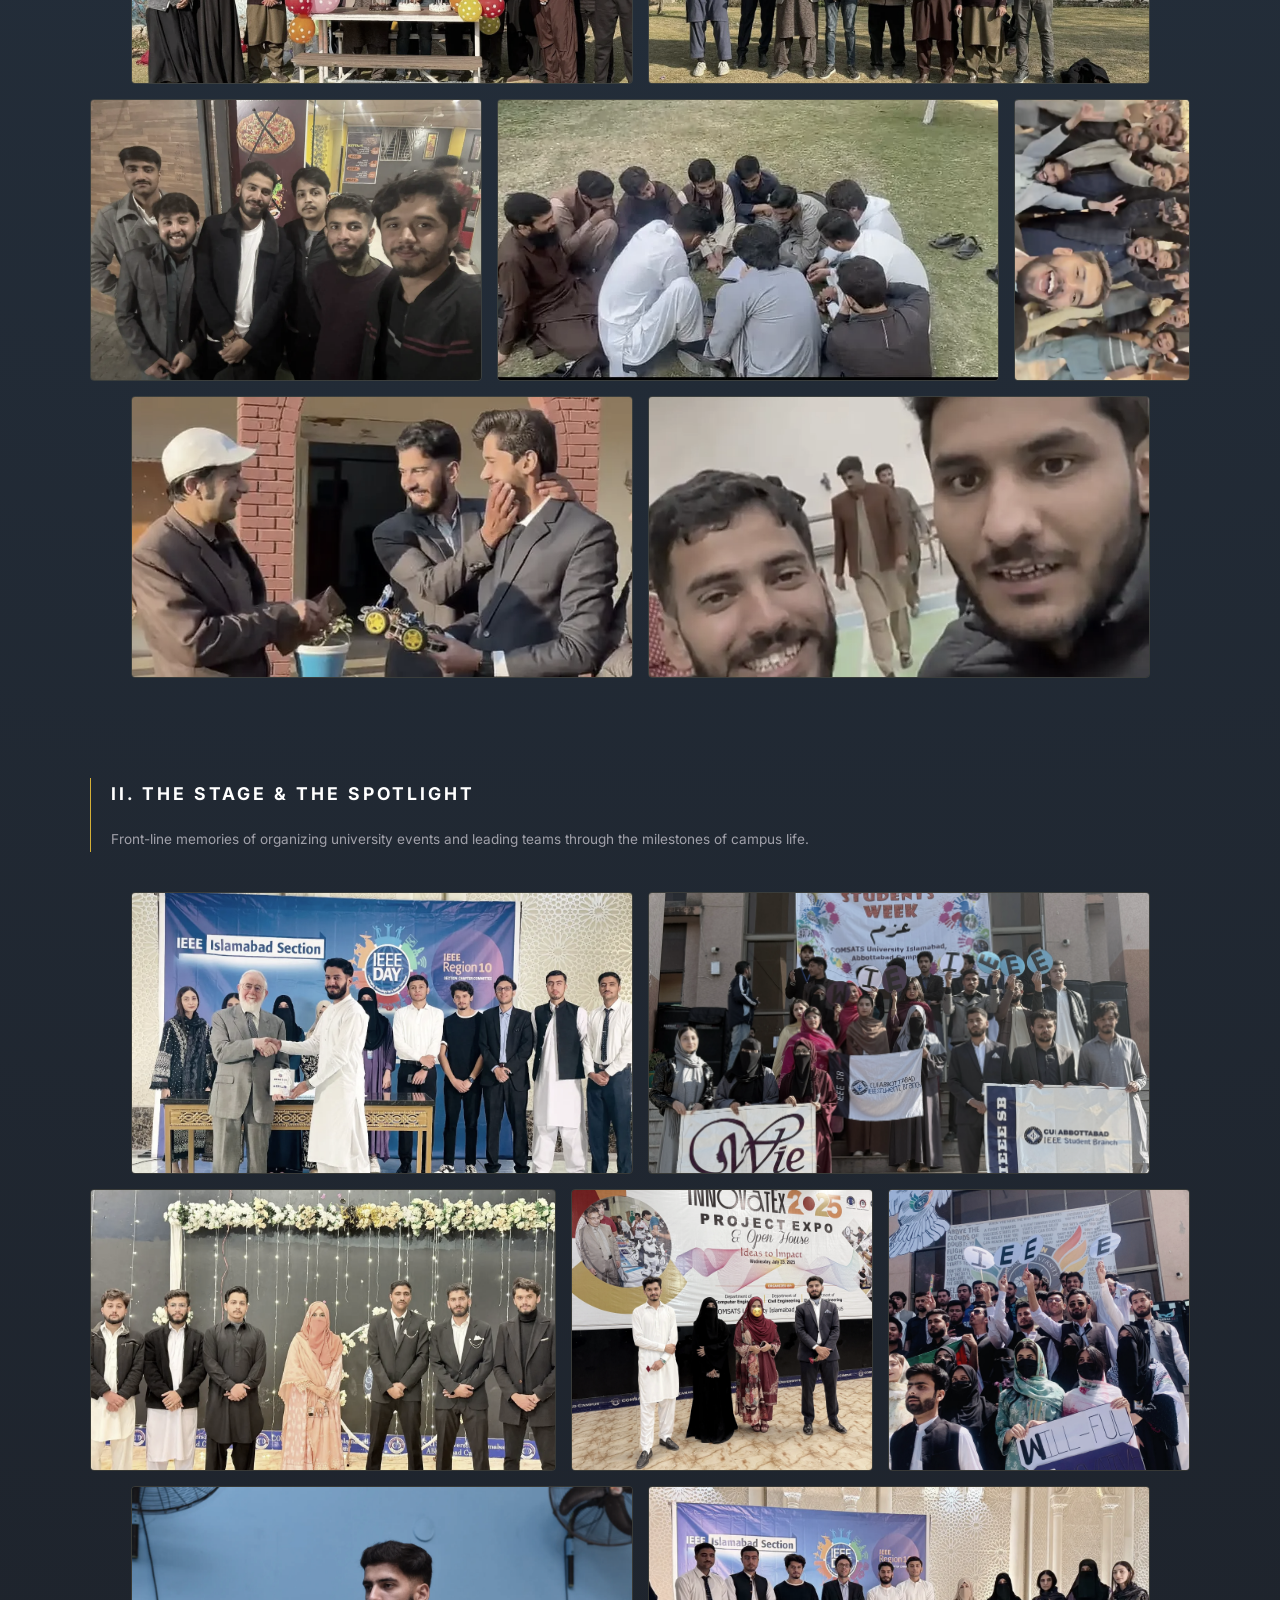
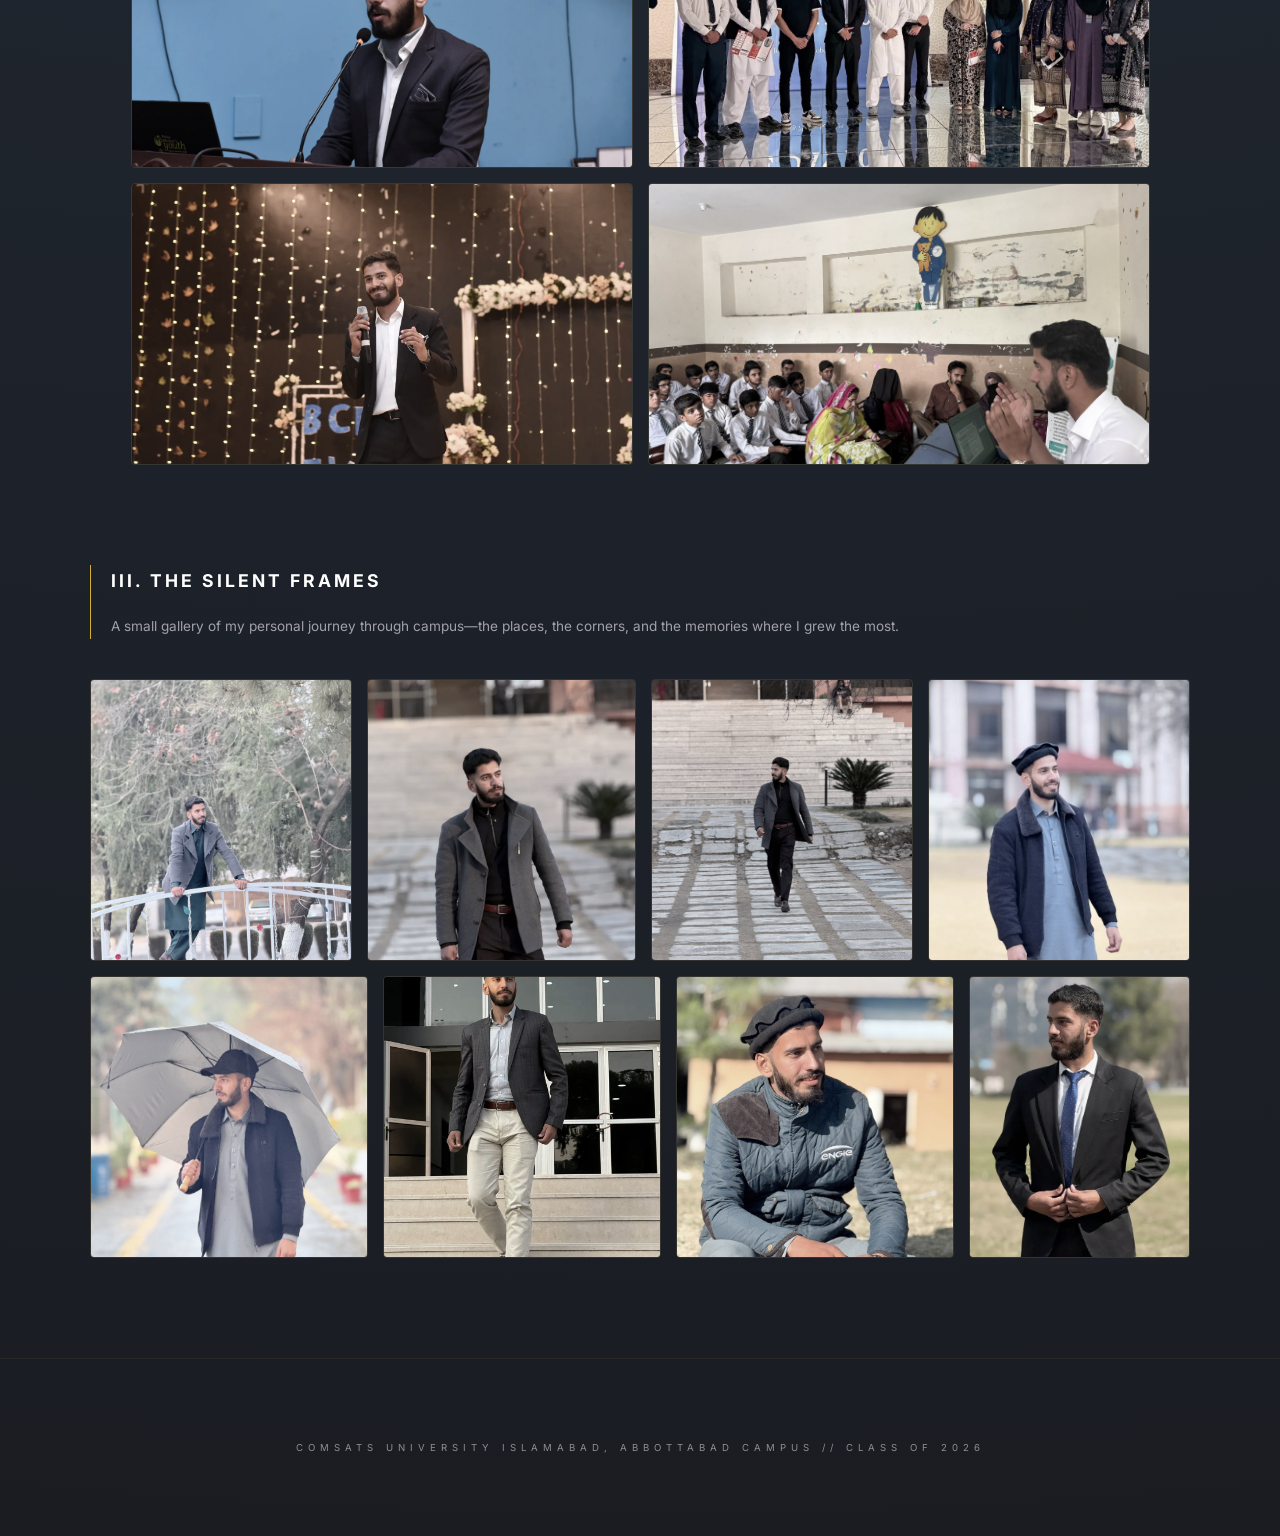
<file: uni_life.html>
<!DOCTYPE html>
<html lang="en">
<head>
    <meta charset="UTF-8">
    <meta name="viewport" content="width=device-width, initial-scale=1.0">
    <title>The Golden Chapter | University Archive</title>
    <link rel="stylesheet" href="./uni_life.css">
    <link href="https://fonts.googleapis.com/css2?family=Inter:wght@200;300;400;600&family=Playfair+Display:ital@1&display=swap" rel="stylesheet">
</head>
<body>

    <a href="./index.html#media" class="back-link">← Return to Archive</a>

    <main class="uni-page">
        <div class="header-visual">
            <div class="leaf-image-container">
                <img src="./1c.jpeg" alt="Campus Landscape">
            </div>
            <h1 class="main-title">The Golden Chapter: <br> <span>A Chronicle of University Life</span></h1>
        </div>

        <section class="narrative-container">
            <p class="intro-text">
                <span class="drop-cap">U</span>niversity life was more than just an academic journey; it was the most vibrant chapter of my existence. It’s that rare, fleeting period where wisdom and wanderlust coexist—where you are learning to navigate the complexities of adulthood while desperately holding onto the lightness of your childhood.
            </p>
            <p class="narrative-p">
                In these corridors, I didn't just decode complex technologies and engineering concepts; I learned the art of living. I learned how to shoulder responsibilities, how to navigate diverse personalities, and most importantly, how to find joy in the mundane. My university experience was defined by the people. From juniors to seniors, the entire campus felt like home, but it was my inner circle—the 'close-knit' ones—who truly doubled the joy of every moment.
            </p>

            <div class="inner-circle-wrap">
                <img src="./2c.jpeg" alt="The Inner Circle" class="friends-photo">
                <p class="caption">The anchors of the journey.</p>
            </div>

            <p class="narrative-p">
                Whether it was a grand university event or a simple birthday surprise, our mission was always the same: <em>Hala Bolna</em> (to stir up a storm). Those moments of pure <strong>revelry</strong> and laughter are the anchors of my memories. We existed in a state of constant motion—organizing, leading, and occasionally causing just enough trouble to make life interesting. These frames of time will forever remain the most beautiful part of my story.
            </p>
        </section>

        <section class="gallery-section">
            
            <div class="gallery-header">
                <h3>I. The Chaos & The Camaraderie</h3>
                <p>Raw snapshots of the late nights, the brotherhood, and the spontaneous energy that defined our daily bond.</p>
            </div>
            <div class="masonry-grid">
                <img src="./2i.webp" class="m-img">
                <img src="./1i.webp" class="m-img">
                <img src="./3i.webp" class="m-img">
                <img src="./4i.webp" class="m-img">
                <img src="./5i.webp" class="m-img">
                <img src="./6i.webp" class="m-img">
                <img src="./7i.webp" class="m-img">
                <img src="./8i.webp" class="m-img">
                <img src="./9i.webp" class="m-img">
                <img src="./10i.webp" class="m-img">
                <img src="./11i.webp" class="m-img">
                <img src="./12i.webp" class="m-img">
                <img src="./13 (1)i.webp" class="m-img">
                <img src="./13 (2)i.webp" class="m-img">
                <img src="./13 (3)i.webp" class="m-img">
                <img src="./13 (4)i.webp" class="m-img">
                
            </div>

            <div class="gallery-header">
                <h3>II. The Stage & The Spotlight</h3>
                <p>Front-line memories of organizing university events and leading teams through the milestones of campus life.</p>
            </div>
            <div class="masonry-grid">
                <img src="./1ii.webp" class="m-img">
                <img src="./2ii.webp" class="m-img">
                <img src="./3ii.webp" class="m-img">
                <img src="./4ii.webp" class="m-img">
                <img src="./5ii.webp" class="m-img">
                <img src="./6ii.webp" class="m-img">
                <img src="./7ii.webp" class="m-img">
                <img src="./8ii.webp" class="m-img">
                <img src="./9ii.webp" class="m-img">
            </div>

            <div class="gallery-header">
                <h3>III. The Silent Frames</h3>
                <p>A small gallery of my personal journey through campus—the places, the corners, and the memories where I grew the most.</p>
            </div>
            <div class="masonry-grid">
                <img src="./1u.webp" class="m-img">
                <img src="./2u.webp" class="m-img">
                <img src="./3u.webp" class="m-img">
                <img src="./4u.webp" class="m-img">
                <img src="./5u.webp" class="m-img">
                <img src="./6u.webp" class="m-img">
                <img src="./7u.webp" class="m-img">
                <img src="./8u.webp" class="m-img">
            </div>
        </section>
    </main>

    <footer class="footer">
        COMSATS UNIVERSITY ISLAMABAD, ABBOTTABAD CAMPUS // CLASS OF 2026
    </footer>

</body>
</html>
</file>
<file: main.css>
/* --- Global Variables & Root --- */
html {
    scroll-behavior: smooth;
}

:root {
    --bg-gradient: radial-gradient(circle at top, #2c3e50 0%, #1a1c22 100%);
    --text-main: #ffffff;
    --text-sub: #a1a1aa;
    --card-bg: rgba(255, 255, 255, 0.03); 
    --gold: #d4af37; 
    --card-border: rgba(212, 175, 55, 0.15);
}

/* --- Base Layout --- */
* { box-sizing: border-box; }

body {
    margin: 0;
    padding: 0;
    font-family: 'Inter', -apple-system, sans-serif;
    background: var(--bg-gradient);
    color: var(--text-main);
    display: flex;
    flex-direction: column;
    align-items: center;
    overflow-x: hidden;
    scroll-behavior: smooth;
    position: relative;
    min-height: 100vh;
}

/* --- Scrolling Golden Grass (Moves with Page) --- */
body::before, body::after {
    content: "";
    position: absolute;
    top: 0;
    width: 350px;
    height: 100%;
    z-index: -1;
    opacity: 0.18;
    pointer-events: none;
}

body::before {
    left: 0;
    background-image: url("data:image/svg+xml,%3Csvg xmlns='http://www.w3.org/2000/svg' viewBox='0 0 100 100' preserveAspectRatio='none'%3E%3Cpath d='M0 100 Q 20 50 0 0 M10 100 Q 30 40 10 10 M25 100 Q 45 60 25 20 M40 100 Q 55 75 45 40' stroke='%23d4af37' fill='none' stroke-width='0.2'/%3E%3C/svg%3E");
    background-repeat: repeat-y;
    background-size: 100% 1200px;
}

body::after {
    right: 0;
    background-image: url("data:image/svg+xml,%3Csvg xmlns='http://www.w3.org/2000/svg' viewBox='0 0 100 100' preserveAspectRatio='none'%3E%3Cpath d='M100 100 Q 80 50 100 0 M90 100 Q 70 40 90 10 M75 100 Q 55 60 75 20 M60 100 Q 45 75 55 40' stroke='%23d4af37' fill='none' stroke-width='0.2'/%3E%3C/svg%3E");
    background-repeat: repeat-y;
    background-size: 100% 1200px;
}

/* --- Slim Fixed Nav Bar --- */
.nav-bar-bg {
    position: fixed;
    top: 0;
    left: 0;
    width: 100%;
    height: 50px;
    background: rgba(26, 28, 34, 0.96);
    backdrop-filter: blur(12px);
    border-bottom: 1px solid rgba(212, 175, 55, 0.15);
    z-index: 9998;
}

.menu-trigger {
    position: fixed;
    top: 0;
    left: 50%;
    transform: translateX(-50%);
    height: 50px;
    width: 60px;
    z-index: 9999;
    cursor: pointer;
    display: flex;
    flex-direction: column;
    justify-content: center;
    align-items: center;
    gap: 5px;
}

.line {
    width: 24px;
    height: 1px;
    background: var(--gold);
    transition: 0.4s cubic-bezier(0.19, 1, 0.22, 1);
}

.menu-trigger.active .line:nth-child(1) { transform: translateY(6px) rotate(45deg); }
.menu-trigger.active .line:nth-child(2) { opacity: 0; }
.menu-trigger.active .line:nth-child(3) { transform: translateY(-6px) rotate(-45deg); }

/* --- Full Screen Nav Overlay --- */
.nav-overlay {
    position: fixed;
    top: 0;
    left: 0;
    width: 100%;
    height: 100%;
    background: rgba(26, 28, 34, 0.98);
    backdrop-filter: blur(15px);
    display: flex;
    justify-content: center;
    align-items: center;
    z-index: 9990;
    opacity: 0;
    visibility: hidden;
    transition: 0.6s ease;
}

.nav-overlay.open {
    opacity: 1;
    visibility: visible;
}

.nav-links {
    display: flex;
    flex-direction: column;
    text-align: center;
    gap: 30px;
}

.nav-links a {
    color: var(--text-sub);
    text-decoration: none;
    font-size: 1.1rem;
    letter-spacing: 5px;
    text-transform: uppercase;
    transition: 0.4s;
}

.nav-links a:hover {
    color: var(--gold);
    letter-spacing: 8px;
}

/* --- Home/Identity Section --- */
.section {
    padding: 120px 20px;
    width: 100%;
    max-width: 900px;
    opacity: 0;
    transform: translateY(40px);
    transition: 1s ease;
}

.section.visible {
    opacity: 1;
    transform: translateY(0);
}

.home-content {
    margin-top: 50px;
    text-align: center;
}

.profile-circle { 
    width: 220px;
    height: 220px;
    border-radius: 50%; 
    border: 1px solid var(--card-border); 
    margin: 0 auto 25px; 
    overflow: hidden; 
    padding: 8px;
    background: var(--card-bg); 
    transition: border-color 0.5s ease, transform 0.5s ease;
}

.profile-circle:hover {
    border-color: var(--gold);
    transform: scale(1.03);
}

.profile-circle img {
    width: 100%;
    height: 100%;
    object-fit: cover;
    border-radius: 50%;
}

.user-name {
    font-size: 2.2rem;
    font-weight: 200;
    letter-spacing: 8px;
    text-transform: uppercase;
    color: #ffffff;
    margin: 10px 0;
}

.tagline { 
    color: var(--gold); 
    letter-spacing: 4px; 
    text-transform: uppercase; 
    font-size: 0.85rem; 
    margin-bottom: 60px; 
    font-weight: 500;
}

/* --- Text & Content Styles --- */
/* --- Text & Content Styles --- */
h2 {
    font-weight: 200;
    letter-spacing: 10px;
    text-transform: uppercase;
    color: #ffffff;
    font-size: 1.5rem;
    margin-bottom: 50px;
    text-align: center; /* Ensures heading is centered */
    position: relative;
    padding-bottom: 15px;
}

/* The Golden Underline */
h2::after {
    content: "";
    position: absolute;
    bottom: 0;
    left: 50%;
    transform: translateX(-50%);
    width: 60px; /* Length of the line */
    height: 1px;
    background: var(--gold);
    box-shadow: 0 0 8px rgba(212, 175, 55, 0.4);
}

.intro-text {
    line-height: 1.9;
    color: var(--text-sub);
    text-align: justify;
    max-width: 650px;
    margin: 30px auto 0; /* Added margin-top to breathe below the line */
    border-top: none; /* Removed the old border-top to use the h2 underline instead */
    padding-top: 0;
}

/* --- Academic Path Styles --- */
.academic-container { text-align: center; }
.date-gold { color: var(--gold); letter-spacing: 2px; display: block; margin-bottom: 10px; }
.cgpa-badge { 
    display: inline-block; 
    padding: 5px 15px; 
    border: 1px solid var(--gold); 
    color: var(--gold); 
    border-radius: 20px; 
    font-size: 0.8rem;
    margin-bottom: 20px;
}

/* --- Grid & Portal Cards --- */
.grid-container {
    display: grid;
    grid-template-columns: repeat(auto-fit, minmax(300px, 1fr));
    gap: 30px;
    margin-top: 40px;
}

.portal-card {
    background: var(--card-bg);
    border: 1px solid var(--card-border);
    padding: 15px;
    transition: 0.5s;
    text-align: center;
}

.portal-card:hover {
    border-color: var(--gold);
    transform: translateY(-5px);
    background: rgba(255, 255, 255, 0.05);
}

.card-image {
    width: 100%;
    aspect-ratio: 16/9;
    overflow: hidden;
    margin-bottom: 20px;
    background: #000;
}

.card-image img {
    width: 100%;
    height: 100%;
    object-fit: cover;
    opacity: 0.7;
    transition: 0.8s;
}

.portal-card:hover img {
    transform: scale(1.1);
    opacity: 1;
}

.tech-stack {
    font-size: 0.7rem;
    color: var(--gold);
    text-transform: uppercase;
    letter-spacing: 2px;
    margin-bottom: 15px;
}

/* --- Buttons --- */
.btn-portal {
    display: inline-block;
    padding: 10px 20px;
    border: 1px solid var(--gold);
    color: var(--gold);
    text-decoration: none;
    font-size: 0.7rem;
    letter-spacing: 2px;
    text-transform: uppercase;
    transition: 0.4s;
}

.btn-portal:hover {
    background: var(--gold);
    color: #000;
}

/* --- Footer & Contact --- */
.footer {
    border-top: 1px solid var(--card-border);
    margin-top: 50px;
    text-align: center;
}

.download-btn {
    margin: 30px 0;
    padding: 15px 30px;
}

.socials a {
    color: var(--text-sub);
    text-decoration: none;
    margin: 0 15px;
    font-size: 0.8rem;
    transition: 0.3s;
}

.socials a:hover {
    color: var(--gold);
}

/* --- Mobile Responsiveness --- */
@media (max-width: 768px) {
    body::before, body::after { width: 150px; }
    .user-name { font-size: 1.6rem; }
    .profile-circle { width: 180px; height: 180px; }
}
</file>
<file: ASL.css>
/* --- Master Archive Gold & Indigo Theme --- */
:root {
    --gold: #d4af37;
    --navy-dark: #070b14; /* Deep Indigo/Navy Gradient */
    --text-main: #ffffff;
    --text-sub: #a1a1aa;
}

body {
    background: radial-gradient(circle at top, #0d1629 0%, var(--navy-dark) 100%);
    color: var(--text-main);
    font-family: 'Inter', sans-serif;
    margin: 0;
    overflow-x: hidden;
}

/* --- Consistent Archive Navigation --- */
.back-link {
    position: fixed;
    top: 25px;
    right: 5%;
    color: var(--gold);
    text-decoration: none;
    font-size: 0.7rem;
    letter-spacing: 3px;
    z-index: 100;
    text-transform: uppercase;
    opacity: 0.5;
    transition: 0.3s;
}
.back-link:hover { opacity: 1; letter-spacing: 4px; text-shadow: 0 0 10px var(--gold); }

/* --- Hero Section --- */
.hero-wrap { width: 100%; margin-top: 50px; display: flex; justify-content: flex-start; }
.leaf-hero {
    width: 95%;
    height: 220px;
    border-radius: 0 80px 0 80px;
    overflow: hidden;
    border: 1px solid rgba(212, 175, 55, 0.15);
    position: relative;
    background: #000;
}
.leaf-hero img { 
    width: 100%; height: 100%; object-fit: cover; 
    opacity: 0.4; filter: grayscale(40%) brightness(70%);
}

.scanline {
    position: absolute; top: 0; left: 0; width: 100%; height: 100%;
    background: linear-gradient(to bottom, transparent 50%, rgba(212, 175, 55, 0.02) 51%);
    background-size: 100% 4px; pointer-events: none;
}

/* --- Consistent Header --- */
.header-container { padding: 30px 5% 10px 5%; text-align: center; }
.detail-title {
    font-size: 1.7rem; font-weight: 200; color: #fff;
    text-transform: uppercase; letter-spacing: 7px;
    line-height: 1.4; margin: 5;
}
.title-accent {
    width: 30px; height: 1px; background: var(--gold);
    margin: 15px auto; box-shadow: 0 0 10px rgba(212, 175, 55, 0.4);
}
.status-bar { font-size: 0.65rem; letter-spacing: 3px; color: var(--text-sub); margin-bottom: 20px;}
.status-badge { color: var(--gold); font-weight: 600; }

/* --- Uniform Grid Section --- */
.tech-grid-container { max-width: 1000px; margin: 20px auto; padding: 0 5%; }
.section-tag {
    color: var(--gold); font-size: 0.6rem; letter-spacing: 5px;
    margin-bottom: 30px; text-align: center; opacity: 0.4;
}
.tech-grid { display: grid; grid-template-columns: repeat(2, 1fr); gap: 30px 40px; }
.grid-item { position: relative; padding: 10px 0; border-bottom: 1px solid rgba(255, 255, 255, 0.05); transition: 0.4s ease; }
.item-title { display: block; font-size: 0.85rem; font-weight: 400; color: #fff; text-transform: uppercase; letter-spacing: 1.5px; margin-bottom: 5px; transition: 0.3s ease; }

.item-detail {
    font-size: 0.75rem; color: var(--gold); margin: 0; opacity: 0;
    transform: translateY(5px); transition: all 0.4s cubic-bezier(0.23, 1, 0.32, 1);
    line-height: 1.5; pointer-events: none;
}

/* --- Hover Reveal --- */
.grid-item:hover { border-bottom: 1px solid rgba(212, 175, 55, 0.5); }
.grid-item:hover .item-title { color: var(--gold); letter-spacing: 2px; }
.grid-item:hover .item-detail { opacity: 1; transform: translateY(0); }

.footer { text-align: center; padding: 80px; opacity: 0.2; font-size: 0.6rem; letter-spacing: 4px; }

@media (max-width: 768px) { .tech-grid { grid-template-columns: 1fr; } }
</file>
<file: book.css>
/* --- Golden Return Link --- */
.back-link {
    position: fixed;
    top: 40px;
    right: 5%;
    color: var(--gold);
    text-decoration: none;
    font-size: 0.65rem;
    letter-spacing: 3px;
    text-transform: uppercase;
    z-index: 100;
    padding-bottom: 5px;
    border-bottom: 1px solid rgba(212, 175, 55, 0.3);
    transition: all 0.4s ease;
}

.back-link:hover {
    letter-spacing: 5px;
    border-bottom-color: var(--gold);
    opacity: 1;
}

/* Mobile tweak for the return link */
@media (max-width: 600px) {
    .back-link {
        top: 20px;
        font-size: 0.55rem;
    }
}

:root {
    --bg-gradient: radial-gradient(circle at top, #2c3e50 0%, #1a1c22 100%);
    --text-main: #ffffff;
    --text-sub: #a1a1aa;
    --card-bg: rgba(255, 255, 255, 0.03); 
    --gold: #d4af37; 
    --card-border: rgba(212, 175, 55, 0.2);
}



body {
    margin: 0;
    padding: 0;
    font-family: 'Inter', -apple-system, sans-serif;
    background: var(--bg-gradient);
    background-attachment: fixed;
    min-height: 100vh;
    color: var(--text-main);
    display: flex;
    flex-direction: column;
    align-items: center;
    overflow-x: hidden;
    /* Allows the absolute designs to reference the full page height */
    position: relative; 
}

/* Golden Grass Designs - Now scrolling with the page */
body::before,
body::after {
    content: "";
    position: absolute; /* Changed from fixed to absolute to move with scroll */
    top: 0;
    width: 350px; 
    height: 100%; /* Spans the entire length of your scrollable content */
    z-index: -1;
    opacity: 0.18; 
    pointer-events: none;
}

/* Scrolling Left Design */
body::before {
    left: 0;
    background-image: 
        url("data:image/svg+xml,%3Csvg xmlns='http://www.w3.org/2000/svg' viewBox='0 0 100 100' preserveAspectRatio='none'%3E%3Cpath d='M0 100 Q 20 50 0 0 M10 100 Q 30 40 10 10 M25 100 Q 45 60 25 20 M40 100 Q 55 75 45 40' stroke='%23d4af37' fill='none' stroke-width='0.2'/%3E%3C/svg%3E");
    background-repeat: repeat-y;
    background-size: 100% 800px; /* Each pattern tile is 800px tall */
}

/* Scrolling Right Design */
body::after {
    right: 0;
    background-image: 
        url("data:image/svg+xml,%3Csvg xmlns='http://www.w3.org/2000/svg' viewBox='0 0 100 100' preserveAspectRatio='none'%3E%3Cpath d='M100 100 Q 80 50 100 0 M90 100 Q 70 40 90 10 M75 100 Q 55 60 75 20 M60 100 Q 45 75 55 40' stroke='%23d4af37' fill='none' stroke-width='0.2'/%3E%3C/svg%3E");
    background-repeat: repeat-y;
    background-size: 100% 800px;
}

header {
    text-align: center;
    margin-top: 60x;
    margin-bottom: 45px;
    z-index: 1;
}

header h1 {
    font-weight: 200;
    letter-spacing: 10px; /* Wider spacing for an "archival" feel */
    text-transform: uppercase;
    color: #ffffff;
    margin-bottom: 5px;
    margin-top: 45px;
    opacity: 0.9;
}

header p {
    color: var(--text-sub);
    font-size: 0.75rem; /* Smaller and cleaner */
    letter-spacing: 2px;
    text-transform: lowercase; /* Minimalist style */
    opacity: 0.7;
}

.book-grid {
    display: grid;
    grid-template-columns: repeat(2, 1fr); 
    gap: 35px;
    width: 90%;
    max-width: 520px;    
    padding-bottom: 100px; /* Extra padding so you can see the scroll effect */
    z-index: 1;
}

.book-card {
    background: var(--card-bg);
    backdrop-filter: blur(12px);
    padding: 12px;
    border-radius: 4px;
    border: 1px solid var(--card-border);
    box-shadow: 0 15px 35px rgba(0, 0, 0, 0.4);
    transition: all 0.6s cubic-bezier(0.165, 0.84, 0.44, 1);
    opacity: 0; 
}

.book-card:hover {
    transform: translateY(-10px);
    border-color: var(--gold);
    background: rgba(255, 255, 255, 0.08);
}

.book-image {
    width: 100%;
    aspect-ratio: 2/3;
    background-color: #1a1c22;
    overflow: hidden;
    border-radius: 2px;
}

.book-image img {
    width: 100%;
    height: 100%;
    object-fit: cover;
}

.book-info {
    margin-top: 18px;
    text-align: center;
}

.book-info h3 {
    font-size: 0.95rem;
    margin: 0;
    font-weight: 500;
    color: #ffffff;
}

.book-info p {
    font-size: 0.75rem;
    color: var(--gold);
    margin: 6px 0 0 0;
    letter-spacing: 1.5px;
    text-transform: uppercase;
    font-weight: 600;
}

/* Styling for the hidden detail text */
.book-description {
    font-size: 0.8rem;
    color: var(--text-sub);
    font-style: italic;
    margin-top: 12px;
    
    /* Hide by default */
    opacity: 0;
    max-height: 0;
    overflow: hidden;
    
    /* Smooth transition for the "live" feel */
    transition: all 0.5s cubic-bezier(0.4, 0, 0.2, 1);
    line-height: 1.5;
}

/* Reveal logic when the card is hovered */
.book-card:hover .book-description {
    opacity: 1;
    max-height: 100px; /* Adjust if your text is longer */
    margin-bottom: 5px;
}



/* Mobile Tweaks */
@media (max-width: 800px) {
    body::before, body::after {
        width: 180px;
    }
}

@media (max-width: 550px) {
    .book-grid {
        grid-template-columns: 1fr;
        max-width: 280px;
    }
    body::before, body::after {
        width: 120px;
        opacity: 0.1;
    }
}
</file>
<file: certi.css>
:root {
    --bg-gradient: radial-gradient(circle at top, #2c3e50 0%, #1a1c22 100%);
    --text-main: #ffffff;
    --text-sub: #a1a1aa;
    --card-bg: rgba(255, 255, 255, 0.03); 
    --gold: #d4af37; 
    --card-border: rgba(212, 175, 55, 0.2);
}

/* --- Golden Return Link --- */
.back-link {
    position: fixed;
    top: 40px;
    right: 5%;
    color: var(--gold);
    text-decoration: none;
    font-size: 0.65rem;
    letter-spacing: 3px;
    text-transform: uppercase;
    z-index: 100;
    padding-bottom: 5px;
    border-bottom: 1px solid rgba(212, 175, 55, 0.3);
    transition: all 0.4s ease;
}

.back-link:hover {
    letter-spacing: 5px;
    border-bottom-color: var(--gold);
    opacity: 1;
}

/* Mobile tweak for the return link */
@media (max-width: 600px) {
    .back-link {
        top: 20px;
        font-size: 0.55rem;
    }
}

body {
    margin: 0;
    padding: 0;
    font-family: 'Inter', -apple-system, sans-serif;
    background: var(--bg-gradient);
    background-attachment: fixed;
    min-height: 100vh;
    color: var(--text-main);
    display: flex;
    flex-direction: column;
    align-items: center;
    overflow-x: hidden;
    position: relative; 
}

body::before, body::after {
    content: "";
    position: absolute;
    top: 0;
    width: 350px; 
    height: 100%;
    z-index: -1;
    opacity: 0.18; 
    pointer-events: none;
}

body::before {
    left: 0;
    background-image: url("data:image/svg+xml,%3Csvg xmlns='http://www.w3.org/2000/svg' viewBox='0 0 100 100' preserveAspectRatio='none'%3E%3Cpath d='M0 100 Q 20 50 0 0 M10 100 Q 30 40 10 10 M25 100 Q 45 60 25 20 M40 100 Q 55 75 45 40' stroke='%23d4af37' fill='none' stroke-width='0.2'/%3E%3C/svg%3E");
    background-repeat: repeat-y;
    background-size: 100% 800px;
}

body::after {
    right: 0;
    background-image: url("data:image/svg+xml,%3Csvg xmlns='http://www.w3.org/2000/svg' viewBox='0 0 100 100' preserveAspectRatio='none'%3E%3Cpath d='M100 100 Q 80 50 100 0 M90 100 Q 70 40 90 10 M75 100 Q 55 60 75 20 M60 100 Q 45 75 55 40' stroke='%23d4af37' fill='none' stroke-width='0.2'/%3E%3C/svg%3E");
    background-repeat: repeat-y;
    background-size: 100% 800px;
}

header {
    text-align: center;
    margin-top: 60px;
    margin-bottom: 45px;
    z-index: 1;
}

header h1 {
    font-weight: 200;
    letter-spacing: 10px;
    text-transform: uppercase;
    color: #ffffff;
    margin-bottom: 5px;
}

header p {
    color: var(--text-sub);
    font-size: 0.75rem;
    letter-spacing: 2px;
    text-transform: lowercase;
}

.book-grid {
    display: grid;
    grid-template-columns: repeat(2, 1fr); 
    gap: 35px;
    width: 90%;
    max-width: 700px; /* Wider for certificates */
    padding-bottom: 100px;
    z-index: 1;
}

.book-card {
    background: var(--card-bg);
    backdrop-filter: blur(12px);
    padding: 12px;
    border-radius: 4px;
    border: 1px solid var(--card-border);
    box-shadow: 0 15px 35px rgba(0, 0, 0, 0.4);
    transition: all 0.6s cubic-bezier(0.165, 0.84, 0.44, 1);
    opacity: 0; 
}

.book-card:hover {
    transform: translateY(-10px);
    border-color: var(--gold);
    background: rgba(255, 255, 255, 0.08);
}

.book-image {
    width: 100%;
    aspect-ratio: 1.4 / 1; /* Landscape for certificates */
    background-color: #1a1c22;
    overflow: hidden;
    border-radius: 2px;
}

.book-image img {
    width: 100%;
    height: 100%;
    object-fit: cover;
    transition: transform 0.8s cubic-bezier(0.2, 0.8, 0.2, 1);
}

.book-card:hover .book-image img {
    transform: scale(1.1);
}

.book-info {
    margin-top: 18px;
    text-align: center;
}

.book-info h3 {
    font-size: 0.95rem;
    margin: 0;
    font-weight: 500;
    color: #ffffff;
}

.book-info p {
    font-size: 0.75rem;
    color: var(--gold);
    margin: 6px 0 0 0;
    letter-spacing: 1.5px;
    text-transform: uppercase;
    font-weight: 600;
}

.book-description {
    font-size: 0.8rem;
    color: var(--text-sub);
    font-style: italic;
    margin-top: 12px;
    opacity: 0;
    max-height: 0;
    overflow: hidden;
    transition: all 0.5s ease;
    line-height: 1.5;
}

.book-card:hover .book-description {
    opacity: 1;
    max-height: 100px;
    margin-bottom: 5px;
}

@media (max-width: 550px) {
    .book-grid { grid-template-columns: 1fr; }
}
</file>
<file: coraz7.css>
/* --- Master Archive Gold & Slate Theme --- */
:root {
    --gold: #d4af37;
    --slate-dark: #0d0e10; /* Deep industrial charcoal */
    --text-main: #ffffff;
    --text-sub: #a1a1aa;
}

body {
    background: radial-gradient(circle at top, #1a1c20 0%, var(--slate-dark) 100%);
    color: var(--text-main);
    font-family: 'Inter', sans-serif;
    margin: 0;
    overflow-x: hidden;
}

/* --- Consistent Archive Navigation --- */
.back-link {
    position: fixed;
    top: 25px;
    right: 5%;
    color: var(--gold);
    text-decoration: none;
    font-size: 0.7rem;
    letter-spacing: 3px;
    z-index: 100;
    text-transform: uppercase;
    opacity: 0.5;
    transition: 0.3s;
}
.back-link:hover { opacity: 1; letter-spacing: 4px; text-shadow: 0 0 10px var(--gold); }

/* --- Hero Section --- */
.hero-wrap { width: 100%; margin-top: 50px; display: flex; justify-content: flex-start; }
.leaf-hero {
    width: 95%;
    height: 220px;
    border-radius: 0 80px 0 80px;
    overflow: hidden;
    border: 1px solid rgba(212, 175, 55, 0.15);
    position: relative;
    background: #000;
}
.leaf-hero img { 
    width: 100%; 
    height: 100%; 
    object-fit: cover; 
    opacity: 0.35; 
    filter: grayscale(80%) brightness(70%);
}

.scanline {
    position: absolute;
    top: 0;
    left: 0;
    width: 100%;
    height: 100%;
    background: linear-gradient(to bottom, transparent 50%, rgba(212, 175, 55, 0.02) 51%);
    background-size: 100% 4px;
    pointer-events: none;
}

/* --- Header --- */
.header-container { padding: 30px 5% 10px 5%; text-align: center; }
.detail-title {
    font-size: 1.7rem;
    font-weight: 200;
    color: #fff;
    text-transform: uppercase;
    letter-spacing: 7px;
    line-height: 1.4;
    margin: 5;
}
.title-accent {
    width: 30px;
    height: 1px;
    background: var(--gold);
    margin: 15px auto;
    box-shadow: 0 0 10px rgba(212, 175, 55, 0.4);
}
.status-bar { font-size: 0.65rem; letter-spacing: 3px; color: var(--text-sub); margin-bottom: 20px;}
.status-badge { color: var(--gold); font-weight: 600; }

/* --- HUD Grid --- */
.tech-grid-container { max-width: 1000px; margin: 20px auto; padding: 0 5%; }
.section-tag {
    color: var(--gold);
    font-size: 0.6rem;
    letter-spacing: 5px;
    margin-bottom: 30px;
    text-align: center;
    opacity: 0.4;
}

.tech-grid {
    display: grid;
    grid-template-columns: repeat(2, 1fr);
    gap: 30px 40px;
}

.grid-item {
    position: relative;
    padding: 10px 0;
    border-bottom: 1px solid rgba(255, 255, 255, 0.05);
    transition: 0.4s ease;
}

.item-title {
    display: block;
    font-size: 0.85rem;
    font-weight: 400;
    color: #fff;
    text-transform: uppercase;
    letter-spacing: 1.5px;
    margin-bottom: 5px;
    transition: 0.3s ease;
}

.item-detail {
    font-size: 0.75rem;
    color: var(--gold);
    margin: 0;
    opacity: 0;
    transform: translateY(5px);
    transition: all 0.4s cubic-bezier(0.23, 1, 0.32, 1);
    line-height: 1.5;
    pointer-events: none;
}

/* --- Hover Reveal --- */
.grid-item:hover {
    border-bottom: 1px solid rgba(212, 175, 55, 0.5);
}

.grid-item:hover .item-title {
    color: var(--gold);
    letter-spacing: 2px;
}

.grid-item:hover .item-detail {
    opacity: 1;
    transform: translateY(0);
}

.footer { text-align: center; padding: 80px; opacity: 0.2; font-size: 0.6rem; letter-spacing: 4px; }

@media (max-width: 768px) {
    .tech-grid { grid-template-columns: 1fr; gap: 20px; }
}
</file>
<file: gym.css>
/* --- Global Theme & Variables --- */
:root {
    --bg-gradient: radial-gradient(circle at top, #2c3e50 0%, #1a1c22 100%);
    --text-main: #ffffff;
    --text-sub: #a1a1aa;
    --gold: #d4af37;
    --card-border: rgba(212, 175, 55, 0.15);
}

html { 
    scroll-behavior: smooth; 
}

body {
    margin: 0;
    padding: 0;
    font-family: 'Inter', sans-serif;
    background: var(--bg-gradient);
    color: var(--text-main);
    line-height: 1.8;
    overflow-x: hidden;
    min-height: 100vh;
}

/* --- Golden Return Link --- */
.back-link {
    position: fixed;
    top: 40px;
    right: 5%;
    color: var(--gold);
    text-decoration: none;
    font-size: 0.65rem;
    letter-spacing: 3px;
    text-transform: uppercase;
    z-index: 100;
    padding-bottom: 5px;
    border-bottom: 1px solid rgba(212, 175, 55, 0.3);
    transition: all 0.4s ease;
}

.back-link:hover {
    letter-spacing: 5px;
    border-bottom-color: var(--gold);
    opacity: 1;
}

/* --- Hero Section (No Overlap & Full Image View) --- */
.header-visual {
    position: relative;
    padding-top: 40px;
    display: flex;
    flex-direction: column;
    margin-bottom: 30px;
}

.leaf-image-container {
    width: 56%;
    height: 395px; 
    border-radius: 0 120px 0 0;
    border: 1px solid var(--card-border);
    overflow: hidden;
    margin-left: 5%;
    background: rgba(0, 0, 0, 0.4); /* Dark backdrop for portrait gaps */
    display: flex;
    align-items: center;
    justify-content: center;
}

.leaf-image-container img {
    width: 100%;
    height: 100%;
    /* Key change: Shows full photo without cropping or zooming */
    object-fit: contain; 
    filter: brightness(90%) contrast(1.05);
}

.main-title {
    margin-top: 25px; /* Ensures no overlap with the image above */
    align-self: flex-end;
    padding-right: 8%;
    text-align: right;
    font-size: 2.4rem;
    font-weight: 200;
    letter-spacing: 4px;
    line-height: 1.1;
    z-index: 10;
}

.main-title span {
    font-size: 0.9rem;
    color: var(--gold);
    text-transform: uppercase;
    letter-spacing: 8px;
    display: block;
    margin-top: 10px;
}

/* --- Narrative Section --- */
.narrative-container {
    max-width: 850px;
    margin: 60px auto;
    padding: 0 5%;
}

.drop-cap {
    float: left;
    font-family: 'Playfair Display', serif;
    font-size: 5rem;
    line-height: 1;
    padding-right: 15px;
    color: var(--gold);
    font-weight: 400;
    margin-top: 5px;
}

.intro-text {
    font-size: 1.15rem;
    color: var(--text-main);
    margin-bottom: 40px;
    text-align: justify;
}

.narrative-p {
    color: var(--text-sub);
    margin-bottom: 30px;
    font-size: 1rem;
    text-align: justify;
}

/* --- Second Action Image Constraints --- */
.inner-circle-wrap {
    margin: 40px auto;
    text-align: center;
    max-width: 400px; /* Keeps the portrait/action photo from getting too big */
}

.friends-photo {
    width: 100%;
    height: auto;
    border-radius: 4px;
    border: 1px solid var(--card-border);
    transition: border-color 0.4s;
}

.friends-photo:hover { 
    border-color: var(--gold); 
}

.caption {
    font-size: 0.6rem;
    letter-spacing: 4px;
    text-transform: uppercase;
    color: var(--gold);
    margin-top: 15px;
}

/* --- TikTok Social Button Section --- */
.social-cta {
    margin-top: 60px;
    padding: 40px;
    border: 1px solid var(--card-border);
    border-radius: 4px;
    background: rgba(212, 175, 55, 0.02); /* Slight golden glow */
    text-align: center;
}

.tiktok-btn {
    display: inline-block;
    margin-top: 20px;
    padding: 12px 35px;
    color: var(--gold);
    text-decoration: none;
    font-size: 0.75rem;
    letter-spacing: 4px;
    text-transform: uppercase;
    border: 1px solid var(--gold);
    transition: all 0.4s cubic-bezier(0.23, 1, 0.32, 1);
    background: transparent;
}

.tiktok-btn:hover {
    background: var(--gold);
    color: #1a1c22;
    transform: translateY(-5px);
    box-shadow: 0 10px 20px rgba(0, 0, 0, 0.4);
}

/* --- Footer --- */
.footer {
    text-align: center;
    padding: 80px 20px;
    font-size: 0.6rem;
    letter-spacing: 5px;
    color: var(--text-sub);
    opacity: 0.5;
    border-top: 1px solid var(--card-border);
}

/* --- Responsive Adjustments --- */
@media (max-width: 768px) {
    .leaf-image-container { width: 90%; height: 280px; }
    .main-title { font-size: 1.8rem; margin-top: 15px; text-align: left; padding-right: 0; }
}
</file>
<file: mar.css>
/* --- Global Theme & Variables --- */
:root {
    --bg-gradient: radial-gradient(circle at top, #2c3e50 0%, #1a1c22 100%);
    --text-main: #ffffff;
    --text-sub: #a1a1aa;
    --gold: #d4af37;
    --card-border: rgba(212, 175, 55, 0.15);
}

html { 
    scroll-behavior: smooth; 
}

body {
    margin: 0;
    padding: 0;
    font-family: 'Inter', sans-serif;
    background: var(--bg-gradient);
    color: var(--text-main);
    line-height: 1.8;
    overflow-x: hidden;
    min-height: 100vh;
}

/* --- Navigation & Links --- */
.back-link {
    position: fixed;
    top: 40px;
    right: 5%;
    color: var(--gold);
    text-decoration: none;
    font-size: 0.65rem;
    letter-spacing: 3px;
    text-transform: uppercase;
    z-index: 100;
    padding-bottom: 5px;
    border-bottom: 1px solid rgba(212, 175, 55, 0.3);
    transition: all 0.4s ease;
}

.back-link:hover {
    letter-spacing: 5px;
    border-bottom-color: var(--gold);
}

.inline-gold-link {
    color: var(--gold);
    text-decoration: none;
    border-bottom: 1px solid rgba(212, 175, 55, 0.3);
    transition: 0.3s ease;
}

/* --- Hero Section --- */
.header-visual {
    position: relative;
    padding-top: 40px;
    display: flex;
    flex-direction: column;
    margin-bottom: 30px;
}

.leaf-image-container {
    width: 60%;
    height: 400px; 
    border-radius: 0 120px 0 0;
    border: 1px solid var(--card-border);
    overflow: hidden;
    margin-left: 5%;
    background: rgba(0, 0, 0, 0.4);
    display: flex;
    align-items: center;
    justify-content: center;
}

.leaf-image-container img {
    width: 100%;
    height: 100%;
    object-fit: contain;
    filter: brightness(90%) contrast(1.05);
}

.main-title {
    margin-top: 25px;
    align-self: flex-end;
    padding-right: 8%;
    text-align: right;
    font-size: 2.4rem;
    font-weight: 200;
    letter-spacing: 4px;
    line-height: 1.1;
    z-index: 10;
}

.main-title span {
    font-size: 0.9rem;
    color: var(--gold);
    text-transform: uppercase;
    letter-spacing: 8px;
    display: block;
    margin-top: 10px;
}

/* --- Narrative Layout --- */
.narrative-container {
    max-width: 850px;
    margin: 60px auto;
    padding: 0 5%;
}

.drop-cap {
    float: left;
    font-family: 'Playfair Display', serif;
    font-size: 5rem;
    line-height: 1;
    padding-right: 15px;
    color: var(--gold);
    margin-top: 5px;
}

.intro-text {
    font-size: 1.15rem;
    color: var(--text-main);
    margin-bottom: 40px;
    text-align: justify;
}

.narrative-p {
    color: var(--text-sub);
    margin-bottom: 30px;
    font-size: 1rem;
    text-align: justify;
}

/* --- Certificate Feature (Rectangle) --- */
.cert-feature {
    margin: 60px auto;
    text-align: center;
}

.certificate-rect {
    position: relative;
    width: 380px;
    max-width: 100%;
    margin: 0 auto;
    border: 1px solid var(--card-border);
    padding: 10px;
    background: rgba(255, 255, 255, 0.02);
    transition: 0.6s ease;
}

.certificate-rect img {
    width: 100%;
    display: block;
}

.cert-glow {
    position: absolute;
    top: 50%; left: 50%;
    transform: translate(-50%, -50%);
    width: 100%; height: 100%;
    background: var(--gold);
    filter: blur(60px);
    opacity: 0.05;
    z-index: -1;
}

/* --- Medals Layout (Two Circles) --- */
.medal-row {
    display: flex;
    justify-content: center;
    gap: 40px;
    margin: 60px auto 10px;
}

.medal-circle {
    width: 160px;
    height: 160px;
    border-radius: 50%;
    overflow: hidden;
    border: 1px solid var(--gold);
    box-shadow: 0 0 25px rgba(212, 175, 55, 0.1);
    transition: 0.4s ease;
}

.medal-circle img {
    width: 100%;
    height: 100%;
    object-fit: cover;
}

.caption {
    font-size: 0.6rem;
    letter-spacing: 4px;
    text-transform: uppercase;
    color: var(--gold);
    text-align: center;
    margin-bottom: 40px;
}

/* --- Humble Photo Intro --- */
.photo-intro {
    text-align: center;
    color: var(--text-sub);
    font-size: 0.85rem;
    font-style: italic;
    margin-top: 80px;
    margin-bottom: 20px;
    letter-spacing: 1px;
    font-weight: 300;
    opacity: 0.8;
}

/* --- Updated TikTok Grid for Vertical Images --- */
.tiktok-shots-grid {
    display: grid;
    /* We use a smaller minmax (200px) so vertical images stay a reasonable width */
    grid-template-columns: repeat(auto-fit, minmax(200px, 1fr)); 
    gap: 30px;
    margin: 0 auto 80px auto;
    max-width: 600px; /* Centers and prevents vertical images from stretching too wide */
}

.shot-img {
    width: 100%;
    aspect-ratio: 9 / 16; /* Vertical format */
    object-fit: cover;
    border-radius: 8px; /* Slightly rounder corners look better on vertical shots */
    border: 1px solid var(--card-border);
    filter: brightness(80%);
    transition: 0.5s ease;
}

.shot-img:hover {
    filter: brightness(100%);
    border-color: var(--gold);
    transform: translateY(-10px);
}

/* --- CTA & Footer --- */
.social-cta {
    margin-top: 40px;
    padding: 40px;
    border: 1px solid var(--card-border);
    background: rgba(212, 175, 55, 0.02);
    text-align: center;
}

.tiktok-btn {
    display: inline-block;
    margin-top: 20px;
    padding: 12px 35px;
    color: var(--gold);
    text-decoration: none;
    font-size: 0.75rem;
    letter-spacing: 4px;
    text-transform: uppercase;
    border: 1px solid var(--gold);
    transition: 0.4s;
}

.tiktok-btn:hover {
    background: var(--gold);
    color: #1a1c22;
    transform: translateY(-5px);
}

.footer {
    text-align: center;
    padding: 80px 20px;
    font-size: 0.6rem;
    letter-spacing: 5px;
    color: var(--text-sub);
    opacity: 0.5;
    border-top: 1px solid var(--card-border);
}

/* --- Responsive --- */
@media (max-width: 768px) {
    .leaf-image-container { width: 90%; }
    .main-title { font-size: 1.8rem; text-align: left; padding-right: 0; }
    .medal-row { flex-direction: column; align-items: center; }
    .certificate-rect { width: 90%; }
}
</file>
<file: Quantum_augmentation.css>
:root {
    --gold: #d4af37;
    --dark-bg: #0a0b0d;
    --text-main: #ffffff;
    --text-sub: #a1a1aa;
}

body {
    background: radial-gradient(circle at top, #1a2a3a 0%, var(--dark-bg) 100%);
    color: var(--text-main);
    font-family: 'Inter', sans-serif;
    margin: 0;
    overflow-x: hidden;
}

/* --- Navigation --- */
.back-link {
    position: fixed;
    top: 25px;
    right: 5%;
    color: var(--gold);
    text-decoration: none;
    font-size: 0.7rem;
    letter-spacing: 3px;
    z-index: 100;
    text-transform: uppercase;
    opacity: 0.6;
    transition: 0.3s;
}
.back-link:hover { opacity: 1; letter-spacing: 4px; }

/* --- Hero Section --- */
.hero-wrap { width: 100%; margin-top: 50px; display: flex; justify-content: flex-start; }
.leaf-hero {
    width: 95%;
    height: 220px;
    border-radius: 0 80px 0 80px;
    overflow: hidden;
    border: 1px solid rgba(212, 175, 55, 0.15);
    position: relative;
}
.leaf-hero img { width: 100%; height: 100%; object-fit: cover; opacity: 0.5; }

/* --- Centered Header --- */
.header-container { padding: 30px 5% 10px 5%; text-align: center; }
.detail-title {
    font-size: 1.7rem;
    font-weight: 200;
    color: #fff;
    text-transform: uppercase;
    letter-spacing: 7px;
    line-height: 1.4;
    margin: 5;
}
.title-accent {
    width: 30px;
    height: 1px;
    background: var(--gold);
    margin: 15px auto;
}
.status-bar { font-size: 0.65rem; letter-spacing: 3px; color: var(--text-sub); margin-bottom: 20px;}
.status-badge { color: var(--gold); font-weight: 600; }

/* --- Silent Reveal Grid --- */
.tech-grid-container { max-width: 1000px; margin: 20px auto; padding: 0 5%; }
.section-tag {
    color: var(--gold);
    font-size: 0.6rem;
    letter-spacing: 5px;
    margin-bottom: 30px;
    text-align: center;
    opacity: 0.5;
}

.tech-grid {
    display: grid;
    grid-template-columns: repeat(2, 1fr);
    gap: 30px 40px; /* Wider gap for a cleaner, non-button look */
}

.grid-item {
    position: relative;
    padding: 10px 0;
    border-bottom: 1px solid rgba(255, 255, 255, 0.05); /* Subtle divider instead of a box */
    transition: 0.4s ease;
}

.item-title {
    display: block;
    font-size: 0.85rem;
    font-weight: 400;
    color: #fff;
    text-transform: uppercase;
    letter-spacing: 1.5px;
    margin-bottom: 5px;
    transition: 0.3s ease;
}

.item-detail {
    font-size: 0.75rem;
    color: var(--gold); /* Detail is gold to contrast with white title */
    margin: 0;
    opacity: 0;
    transform: translateY(5px);
    transition: all 0.4s cubic-bezier(0.23, 1, 0.32, 1);
    line-height: 1.5;
    pointer-events: none;
}

/* --- Hover Reveal Logic --- */
.grid-item:hover {
    border-bottom: 1px solid rgba(212, 175, 55, 0.4);
}

.grid-item:hover .item-title {
    color: var(--gold);
    letter-spacing: 2px;
}

.grid-item:hover .item-detail {
    opacity: 1;
    transform: translateY(0);
}

/* --- Glimpses Section Styling --- */
.glimpses-container {
    max-width: 1100px;
    margin: 80px auto;
    padding: 0 5%;
    text-align: center;
}

.glimpses-title {
    font-size: 1.2rem;
    font-weight: 200;
    letter-spacing: 5px;
    color: #fff;
    text-transform: uppercase;
    margin-bottom: 10px;
}

.glimpses-subtitle {
    font-size: 0.75rem;
    color: var(--text-sub);
    letter-spacing: 1px;
    margin-bottom: 20px;
    opacity: 0.8;
}

/* --- The Random/Masonry Gallery --- */
.glimpses-gallery {
    column-count: 3; /* Creates the random vertical flow */
    column-gap: 20px;
    margin-top: 40px;
}

.glimpse-img {
    width: 100%;
    display: block;
    margin-bottom: 20px; /* Spacing between images */
    border-radius: 4px; /* Very slight rounding for a modern feel */
    filter: grayscale(30%) contrast(110%);
    transition: all 0.5s cubic-bezier(0.23, 1, 0.32, 1);
    cursor: crosshair;
}

/* Hover Effect: Bringing the image to life with your Gold theme */
.glimpse-img:hover {
    filter: grayscale(0%) contrast(100%);
    transform: scale(1.02);
    box-shadow: 0 10px 30px rgba(212, 175, 55, 0.15);
}

/* --- Responsive Layout for Mobile --- */
@media (max-width: 900px) {
    .glimpses-gallery {
        column-count: 2;
    }
}

@media (max-width: 600px) {
    .glimpses-gallery {
        column-count: 1;
    }
}


.footer { text-align: center; padding: 80px; opacity: 0.2; font-size: 0.6rem; letter-spacing: 4px; }

/* Mobile */
@media (max-width: 768px) {
    .tech-grid { grid-template-columns: 1fr; gap: 20px; }
    .detail-title { font-size: 1.3rem; letter-spacing: 4px; }
}
</file>
<file: rebotic.css>
/* --- Master Archive Gold & Midnight Theme --- */
:root {
    --gold: #d4af37;
    --midnight-blue: #050a14; /* Darker than Quantum Blue */
    --text-main: #ffffff;
    --text-sub: #a1a1aa;
}

body {
    background: radial-gradient(circle at top, #0a1324 0%, var(--midnight-blue) 100%);
    color: var(--text-main);
    font-family: 'Inter', sans-serif;
    margin: 0;
    overflow-x: hidden;
}

/* --- Consistent Archive Navigation --- */
.back-link {
    position: fixed;
    top: 25px;
    right: 5%;
    color: var(--gold);
    text-decoration: none;
    font-size: 0.7rem;
    letter-spacing: 3px;
    z-index: 100;
    text-transform: uppercase;
    opacity: 0.5;
    transition: 0.3s;
}
.back-link:hover { opacity: 1; letter-spacing: 4px; text-shadow: 0 0 10px var(--gold); }

/* --- Hero Section --- */
.hero-wrap { width: 100%; margin-top: 50px; display: flex; justify-content: flex-start; }
.leaf-hero {
    width: 95%;
    height: 220px;
    border-radius: 0 80px 0 80px;
    overflow: hidden;
    border: 1px solid rgba(212, 175, 55, 0.15);
    position: relative;
    background: #000;
}
.leaf-hero img { 
    width: 100%; 
    height: 100%; 
    object-fit: cover; 
    opacity: 0.4; 
    filter: grayscale(20%) brightness(80%);
}

.scanline {
    position: absolute;
    top: 0;
    left: 0;
    width: 100%;
    height: 100%;
    background: linear-gradient(to bottom, transparent 50%, rgba(212, 175, 55, 0.02) 51%);
    background-size: 100% 4px;
    pointer-events: none;
}

/* --- Consistent Header --- */
.header-container { padding: 30px 5% 10px 5%; text-align: center; }
.detail-title {
    font-size: 1.7rem;
    font-weight: 200;
    color: #fff;
    text-transform: uppercase;
    letter-spacing: 7px;
    line-height: 1.4;
    margin: 5;
}
.title-accent {
    width: 30px;
    height: 1px;
    background: var(--gold);
    margin: 15px auto;
    box-shadow: 0 0 10px rgba(212, 175, 55, 0.4);
}
.status-bar { font-size: 0.65rem; letter-spacing: 3px; color: var(--text-sub); margin-bottom: 20px;}
.status-badge { color: var(--gold); font-weight: 600; }

/* --- Uniform Grid Section --- */
.tech-grid-container { max-width: 1000px; margin: 20px auto; padding: 0 5%; }
.section-tag {
    color: var(--gold);
    font-size: 0.6rem;
    letter-spacing: 5px;
    margin-bottom: 30px;
    text-align: center;
    opacity: 0.4;
}

.tech-grid {
    display: grid;
    grid-template-columns: repeat(2, 1fr);
    gap: 30px 40px;
}

.grid-item {
    position: relative;
    padding: 10px 0;
    border-bottom: 1px solid rgba(255, 255, 255, 0.05);
    transition: 0.4s ease;
}

.item-title {
    display: block;
    font-size: 0.85rem;
    font-weight: 400;
    color: #fff;
    text-transform: uppercase;
    letter-spacing: 1.5px;
    margin-bottom: 5px;
    transition: 0.3s ease;
}

.item-detail {
    font-size: 0.75rem;
    color: var(--gold);
    margin: 0;
    opacity: 0;
    transform: translateY(5px);
    transition: all 0.4s cubic-bezier(0.23, 1, 0.32, 1);
    line-height: 1.5;
    pointer-events: none;
}

/* --- Hover State --- */
.grid-item:hover {
    border-bottom: 1px solid rgba(212, 175, 55, 0.5);
}

.grid-item:hover .item-title {
    color: var(--gold);
    letter-spacing: 2px;
}

.grid-item:hover .item-detail {
    opacity: 1;
    transform: translateY(0);
}

.footer { text-align: center; padding: 80px; opacity: 0.2; font-size: 0.6rem; letter-spacing: 4px; }

@media (max-width: 768px) {
    .tech-grid { grid-template-columns: 1fr; gap: 20px; }
}
</file>
<file: tinyml.css>
/* --- Master Archive Gold & Obsidian Theme --- */
:root {
    --gold: #d4af37;
    --obsidian: #050505; /* Pure, deep dark for TinyML */
    --text-main: #ffffff;
    --text-sub: #a1a1aa;
}

body {
    background: radial-gradient(circle at top, #121212 0%, var(--obsidian) 100%);
    color: var(--text-main);
    font-family: 'Inter', sans-serif;
    margin: 0;
    overflow-x: hidden;
}

/* --- Consistent Archive Navigation --- */
.back-link {
    position: fixed;
    top: 25px;
    right: 5%;
    color: var(--gold);
    text-decoration: none;
    font-size: 0.7rem;
    letter-spacing: 3px;
    z-index: 100;
    text-transform: uppercase;
    opacity: 0.5;
    transition: 0.3s;
}
.back-link:hover { opacity: 1; letter-spacing: 4px; text-shadow: 0 0 10px var(--gold); }

/* --- Hero Section --- */
.hero-wrap { width: 100%; margin-top: 50px; display: flex; justify-content: flex-start; }
.leaf-hero {
    width: 95%;
    height: 220px;
    border-radius: 0 80px 0 80px;
    overflow: hidden;
    border: 1px solid rgba(212, 175, 55, 0.15);
    position: relative;
    background: #000;
}
.leaf-hero img { 
    width: 100%; 
    height: 100%; 
    object-fit: cover; 
    opacity: 0.35; 
    filter: grayscale(100%) brightness(70%);
}

.scanline {
    position: absolute;
    top: 0;
    left: 0;
    width: 100%;
    height: 100%;
    background: linear-gradient(to bottom, transparent 50%, rgba(212, 175, 55, 0.02) 51%);
    background-size: 100% 4px;
    pointer-events: none;
}

/* --- Consistent Header --- */
.header-container { padding: 30px 5% 10px 5%; text-align: center; }
.detail-title {
    font-size: 1.7rem;
    font-weight: 200;
    color: #fff;
    text-transform: uppercase;
    letter-spacing: 7px;
    line-height: 1.4;
    margin: 5;
}
.title-accent {
    width: 30px;
    height: 1px;
    background: var(--gold);
    margin: 15px auto;
    box-shadow: 0 0 10px rgba(212, 175, 55, 0.4);
}
.status-bar { font-size: 0.65rem; letter-spacing: 3px; color: var(--text-sub); margin-bottom: 20px;}
.status-badge { color: var(--gold); font-weight: 600; }

/* --- Uniform Grid Section --- */
.tech-grid-container { max-width: 1000px; margin: 20px auto; padding: 0 5%; }
.section-tag {
    color: var(--gold);
    font-size: 0.6rem;
    letter-spacing: 5px;
    margin-bottom: 30px;
    text-align: center;
    opacity: 0.4;
}

.tech-grid {
    display: grid;
    grid-template-columns: repeat(2, 1fr);
    gap: 30px 40px;
}

.grid-item {
    position: relative;
    padding: 10px 0;
    border-bottom: 1px solid rgba(255, 255, 255, 0.05);
    transition: 0.4s ease;
}

.item-title {
    display: block;
    font-size: 0.85rem;
    font-weight: 400;
    color: #fff;
    text-transform: uppercase;
    letter-spacing: 1.5px;
    margin-bottom: 5px;
    transition: 0.3s ease;
}

.item-detail {
    font-size: 0.75rem;
    color: var(--gold);
    margin: 0;
    opacity: 0;
    transform: translateY(5px);
    transition: all 0.4s cubic-bezier(0.23, 1, 0.32, 1);
    line-height: 1.5;
    pointer-events: none;
}

/* --- Hover State --- */
.grid-item:hover {
    border-bottom: 1px solid rgba(212, 175, 55, 0.5);
}

.grid-item:hover .item-title {
    color: var(--gold);
    letter-spacing: 2px;
}

.grid-item:hover .item-detail {
    opacity: 1;
    transform: translateY(0);
}

.footer { text-align: center; padding: 80px; opacity: 0.2; font-size: 0.6rem; letter-spacing: 4px; }

@media (max-width: 768px) {
    .tech-grid { grid-template-columns: 1fr; gap: 20px; }
}
</file>
<file: trip.css>
/* --- Global Theme & Variables --- */
:root {
    --bg-gradient: radial-gradient(circle at top, #2c3e50 0%, #1a1c22 100%);
    --text-main: #ffffff;
    --text-sub: #a1a1aa;
    --gold: #d4af37;
    --card-border: rgba(212, 175, 55, 0.15);
}

html { scroll-behavior: smooth; }

body {
    margin: 0;
    padding: 0;
    font-family: 'Inter', sans-serif;
    background: var(--bg-gradient);
    color: var(--text-main);
    line-height: 1.8;
    overflow-x: hidden;
    min-height: 100vh;
}

/* --- Golden Return Link --- */
.back-link {
    position: fixed;
    top: 40px;
    right: 5%;
    color: var(--gold);
    text-decoration: none;
    font-size: 0.65rem;
    letter-spacing: 3px;
    text-transform: uppercase;
    z-index: 100;
    padding-bottom: 5px;
    border-bottom: 1px solid rgba(212, 175, 55, 0.3);
    transition: all 0.4s ease;
}

.back-link:hover {
    letter-spacing: 5px;
    border-bottom-color: var(--gold);
    opacity: 1;
}

/* --- Hero Section (Optimized Visibility) --- */
/* --- Hero Section (Fixed Overlap) --- */
.header-visual {
    position: relative;
    padding-top: 40px;
    display: flex;
    flex-direction: column;
    margin-bottom: 20px; /* Added space below the hero block */
}

.leaf-image-container {
    width: 80%;
    height: 450px; 
    border-radius: 0 120px 0 0;
    border: 1px solid var(--card-border);
    overflow: hidden;
    margin-left: 5%;
}

.leaf-image-container img {
    width: 100%;
    height: 100%;
    object-fit: cover;
    filter: brightness(85%) contrast(1.1);
}

.main-title {
    margin-top: 20px; /* Changed from -30px to +20px to stop overlap */
    align-self: flex-end;
    padding-right: 8%;
    text-align: right;
    font-size: 2.4rem;
    font-weight: 200;
    letter-spacing: 4px;
    line-height: 1.1;
    z-index: 10;
}

.main-title span {
    font-size: 0.9rem;
    color: var(--gold);
    text-transform: uppercase;
    letter-spacing: 8px;
    display: block;
    margin-top: 10px;
}

/* --- Narrative Styles --- */
.narrative-container {
    max-width: 850px;
    margin: 60px auto; /* Reduced top margin slightly since title now has space */
    padding: 0 5%;
}

.drop-cap {
    float: left;
    font-family: 'Playfair Display', serif;
    font-size: 5rem;
    line-height: 1;
    padding-right: 15px;
    color: var(--gold);
    font-weight: 400;
    margin-top: 5px;
}

.intro-text {
    font-size: 1.15rem;
    color: var(--text-main);
    margin-bottom: 40px;
    text-align: justify;
}

.narrative-p {
    color: var(--text-sub);
    margin-bottom: 30px;
    font-size: 1rem;
    text-align: justify;
}

/* --- Second Photo Constraint --- */
.inner-circle-wrap {
    margin: 50px auto;
    text-align: center;
    max-width: 500px; /* Keeps the second image smaller and neat */
}

.friends-photo {
    width: 100%;
    height: auto;
    border-radius: 4px;
    border: 1px solid var(--card-border);
    transition: border-color 0.4s;
}

.friends-photo:hover { border-color: var(--gold); }

.caption {
    font-size: 0.6rem;
    letter-spacing: 4px;
    text-transform: uppercase;
    color: var(--gold);
    margin-top: 15px;
}

/* --- Gallery Section --- */
.gallery-section {
    max-width: 1100px;
    margin: 0 auto 100px;
    padding: 0 5%;
}

.gallery-header {
    margin-top: 80px;
    border-left: 1px solid var(--gold);
    padding-left: 20px;
    margin-bottom: 40px;
}

.gallery-header h3 {
    font-size: 1.1rem;
    letter-spacing: 3px;
    text-transform: uppercase;
    color: #ffffff;
}

.gallery-header p {
    font-size: 0.85rem;
    color: var(--text-sub);
}

.masonry-grid {
    display: flex;
    flex-wrap: wrap;
    gap: 15px;
    justify-content: center;
}

.m-img {
    height: 250px;
    width: auto;
    flex-grow: 1;
    max-width: 450px;
    object-fit: cover;
    border-radius: 3px;
    border: 1px solid var(--card-border);
    filter: grayscale(40%);
    transition: 0.5s ease;
}

.m-img:hover {
    filter: grayscale(0%);
    transform: translateY(-5px);
    border-color: var(--gold);
}

/* --- Footer --- */
.footer {
    text-align: center;
    padding: 60px 20px;
    font-size: 0.6rem;
    letter-spacing: 5px;
    opacity: 0.5;
    border-top: 1px solid var(--card-border);
}

/* --- Mobile Responsiveness --- */
@media (max-width: 768px) {
    .leaf-image-container { width: 90%; height: 280px; }
    .main-title { font-size: 1.8rem; margin-top: 10px; text-align: left; }
    .m-img { height: 180px; }
}
</file>
<file: uni_life.css>
/* --- Global Theme --- */
:root {
    --bg-gradient: radial-gradient(circle at top, #2c3e50 0%, #1a1c22 100%);
    --text-main: #ffffff;
    --text-sub: #a1a1aa;
    --gold: #d4af37;
    --card-border: rgba(212, 175, 55, 0.15);
}

html { scroll-behavior: smooth; }

body {
    margin: 0;
    padding: 0;
    font-family: 'Inter', sans-serif;
    background: var(--bg-gradient);
    color: var(--text-main);
    line-height: 1.8;
    overflow-x: hidden;
    min-height: 100vh;
}

/* --- Navigation --- */
.back-link {
    position: fixed;
    top: 30px;
    right: 5%;
    color: var(--gold);
    text-decoration: none;
    font-size: 0.7rem;
    letter-spacing: 3px;
    text-transform: uppercase;
    z-index: 100;
    opacity: 0.6;
    transition: 0.3s;
}
.back-link:hover { opacity: 1; letter-spacing: 4px; }

/* --- Header Section (Overlap Fixed) --- */
.header-visual {
    position: relative;
    padding-top: 50px;
    display: flex;
    flex-direction: column;
}

.leaf-image-container {
    width: 75%;
    height: 500px;
    border-radius: 0 150px 0 0;
    border: 1px solid var(--card-border);
    overflow: hidden;
}

.leaf-image-container img {
    width: 100%;
    height: 100%;
    object-fit: cover;
    filter: brightness(85%) contrast(1.1);
}

.main-title {
    margin-top: 40px;
    align-self: flex-end;
    padding-right: 8%;
    text-align: right;
    font-size: 2.6rem;
    font-weight: 200;
    letter-spacing: 4px;
    line-height: 1.1;
}

.main-title span {
    font-size: 0.95rem;
    color: var(--gold);
    text-transform: uppercase;
    letter-spacing: 8px;
    display: block;
    margin-top: 15px;
}

/* --- Narrative Styles --- */
.narrative-container {
    max-width: 850px;
    margin: 100px auto;
    padding: 0 5%;
}

.drop-cap {
    float: left;
    font-family: 'Playfair Display', serif;
    font-size: 5.5rem;
    line-height: 1;
    padding-right: 20px;
    color: var(--gold);
    font-weight: 400;
    margin-top: 5px;
}

.intro-text {
    font-size: 1.2rem;
    color: var(--text-main);
    margin-bottom: 45px;
    text-align: justify;
}

.narrative-p {
    color: var(--text-sub);
    margin-bottom: 35px;
    font-size: 1.05rem;
    text-align: justify;
}

/* --- Inner Circle (Size-Restricted) --- */
.inner-circle-wrap {
    margin: 60px auto;
    text-align: center;
    max-width: 600px;
}

.friends-photo {
    width: 100%;
    height: auto;
    border-radius: 4px;
    border: 1px solid var(--card-border);
    transition: border-color 0.4s;
}

.friends-photo:hover { border-color: var(--gold); }

.caption {
    font-size: 0.65rem;
    letter-spacing: 4px;
    text-transform: uppercase;
    color: var(--gold);
    margin-top: 15px;
}

/* --- Gallery Grid (Clean & Responsive) --- */
.gallery-section {
    max-width: 1100px;
    margin: 0 auto 100px;
    padding: 0 5%;
}

.gallery-header {
    margin-top: 100px;
    border-left: 1px solid var(--gold);
    padding-left: 20px;
    margin-bottom: 40px;
}

.gallery-header h3 {
    font-size: 1.1rem;
    letter-spacing: 3px;
    text-transform: uppercase;
    color: #ffffff;
}

.gallery-header p {
    font-size: 0.85rem;
    color: var(--text-sub);
}

.masonry-grid {
    display: flex;
    flex-wrap: wrap;
    gap: 15px;
    justify-content: center;
}

.m-img {
    height: 280px; /* Fixed height for clean rows */
    width: auto;
    flex-grow: 1;
    max-width: 500px;
    object-fit: cover;
    border-radius: 4px;
    border: 1px solid var(--card-border);
    filter: grayscale(40%);
    transition: 0.5s cubic-bezier(0.23, 1, 0.32, 1);
}

.m-img:hover {
    filter: grayscale(0%);
    transform: translateY(-8px);
    border-color: var(--gold);
}

/* --- Footer --- */
.footer {
    text-align: center;
    padding: 80px 20px;
    font-size: 0.6rem;
    letter-spacing: 5px;
    opacity: 0.5;
    border-top: 1px solid var(--card-border);
}

/* --- Responsive Adjustments --- */
@media (max-width: 768px) {
    .leaf-image-container { width: 95%; height: 320px; }
    .main-title { font-size: 1.8rem; text-align: left; padding-right: 5%; }
    .m-img { height: 180px; }
}
</file>
